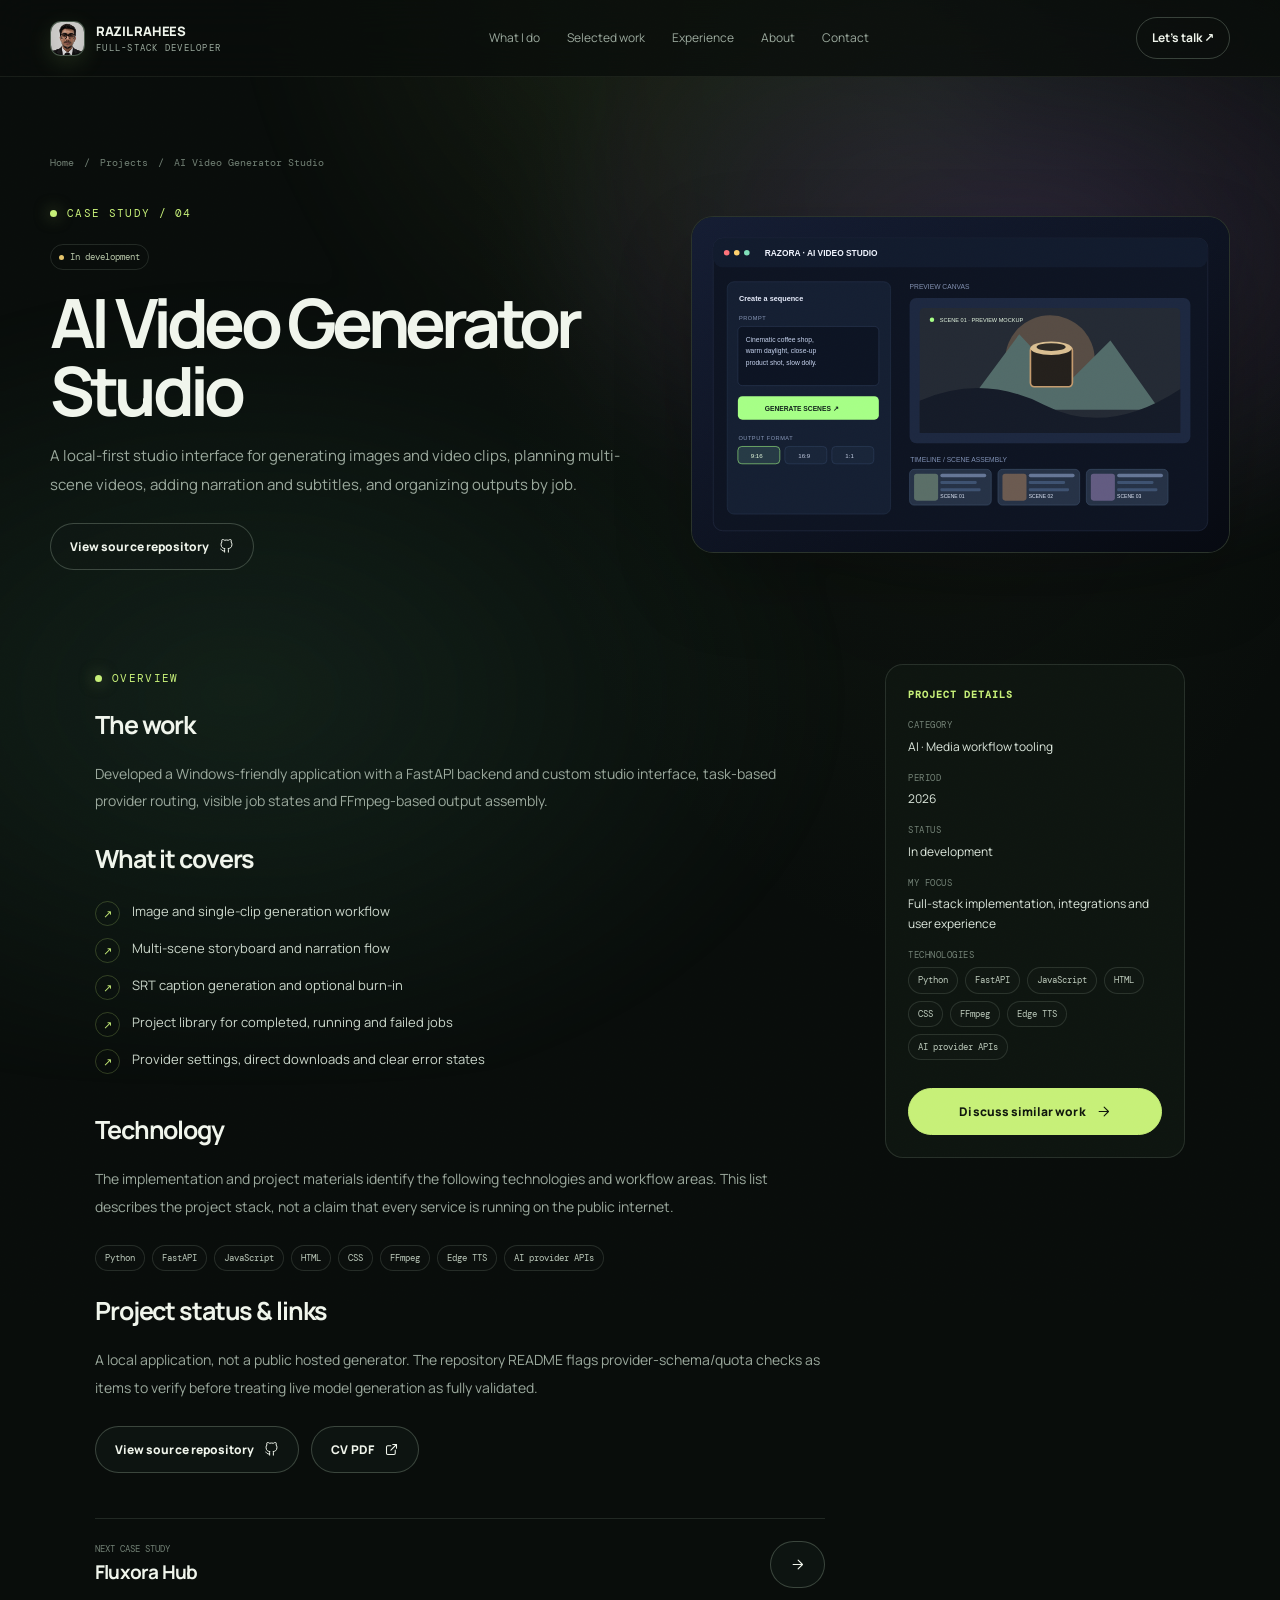
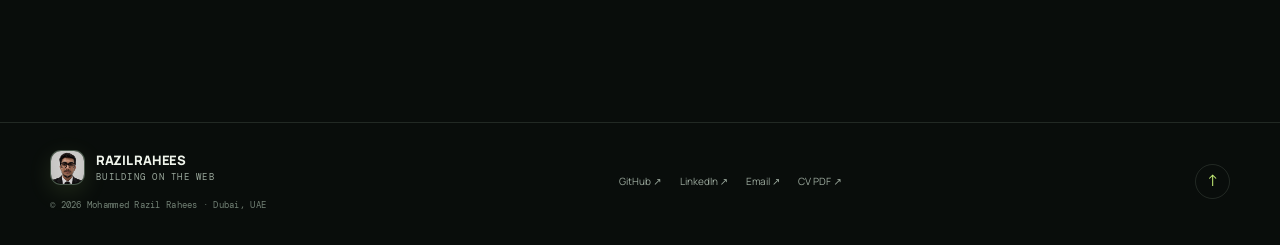
<file: projects/ai-video-generator/index.html>
<!doctype html><html lang="en"><head><meta charset="utf-8"><meta name="viewport" content="width=device-width, initial-scale=1"><meta name="theme-color" content="#090d0b"><title>AI Video Generator Studio — Case Study | Mohammed Razil Rahees</title><meta name="description" content="A local-first studio interface for generating images and video clips, planning multi-scene videos, adding narration and subtitles, and organizing outputs by job."><link rel="canonical" href="https://razilrahees.labezra.com/projects/ai-video-generator/"><link rel="icon" href="/favicon.svg" type="image/svg+xml"><meta property="og:type" content="article"><meta property="og:title" content="AI Video Generator Studio — Mohammed Razil Rahees"><meta property="og:description" content="A local-first studio interface for generating images and video clips, planning multi-scene videos, adding narration and subtitles, and organizing outputs by job."><meta property="og:url" content="https://razilrahees.labezra.com/projects/ai-video-generator/"><meta property="og:image" content="https://razilrahees.labezra.com/assets/og-image.png"><meta name="twitter:card" content="summary_large_image"><link rel="stylesheet" href="/assets/site.css"><script type="application/ld+json">{"@context": "https://schema.org", "@type": "CreativeWork", "name": "AI Video Generator Studio", "creator": {"@type": "Person", "name": "Mohammed Razil Rahees", "url": "https://razilrahees.labezra.com/"}, "description": "A local-first studio interface for generating images and video clips, planning multi-scene videos, adding narration and subtitles, and organizing outputs by job.", "url": "https://razilrahees.labezra.com/projects/ai-video-generator/", "keywords": ["Python", "FastAPI", "JavaScript", "HTML", "CSS", "FFmpeg", "Edge TTS", "AI provider APIs"]}</script></head><body id="top"><a class="skip-link" href="#main">Skip to content</a><header class="site-header"><div class="container nav-wrap"><a class="brand" href="/" aria-label="Mohammed Razil Rahees home"><img class="brand-avatar" src="/assets/razil-avatar.png" alt="" width="35" height="35" decoding="async"><span>RAZIL RAHEES<small>FULL-STACK DEVELOPER</small></span></a><nav class="nav-links" aria-label="Main navigation"><a href="/#services">What I do</a><a href="/#work">Selected work</a><a href="/#experience">Experience</a><a href="/#about">About</a><a href="/#contact">Contact</a></nav><a class="nav-cta" href="/#contact">Let’s talk ↗</a><button class="menu-toggle" type="button" aria-label="Open navigation" aria-expanded="false"><svg width="19" height="19" viewBox="0 0 24 24" fill="none" aria-hidden="true"><path d="M4 7h16M4 12h16M4 17h16" stroke="currentColor" stroke-width="1.8" stroke-linecap="round"/></svg></button></div></header><main id="main"><section class="project-hero"><div class="container"><div class="breadcrumbs"><a href="/">Home</a><span>/</span><a href="/projects/">Projects</a><span>/</span><span>AI Video Generator Studio</span></div><div class="project-hero-grid"><div class="reveal"><span class="eyebrow">Case study / 04</span><div style="margin-top:17px"><span class="status-pill progress">In development</span></div><h1>AI Video Generator Studio</h1><p>A local-first studio interface for generating images and video clips, planning multi-scene videos, adding narration and subtitles, and organizing outputs by job.</p><div class="hero-actions" style="margin-top:24px"><a class="button button-secondary" href="https://github.com/mohammedrazilrahees01-stack/Ai-Video-Generator" target="_blank" rel="noopener noreferrer">View source repository <svg viewBox="0 0 24 24" fill="none" aria-hidden="true"><path d="M9 19c-4.3 1.4-4.3-2.4-6-2.9M15 21v-3.5c0-1 .1-1.6-.5-2.2 3-.3 6.2-1.5 6.2-6.8a5.3 5.3 0 0 0-1.4-3.7 4.9 4.9 0 0 0-.1-3.7S18 0 15 2a13 13 0 0 0-6 0C6 0 4.8 1.1 4.8 1.1a4.9 4.9 0 0 0-.1 3.7A5.3 5.3 0 0 0 3.3 8.5c0 5.3 3.2 6.5 6.2 6.8-.6.6-.6 1.3-.5 2.2V21" stroke="currentColor" stroke-width="1.6" stroke-linecap="round" stroke-linejoin="round"/></svg></a></div></div><div class="project-feature-image reveal reveal-delay-2"><img src="/assets/ai-video-generator.svg" alt="Custom designed portfolio illustration for AI Video Generator Studio" width="960" height="600"></div></div></div></section><section class="section" style="padding-top:58px"><div class="container project-detail-body"><article class="detail-main"><span class="eyebrow">Overview</span><h2 style="margin-top:15px">The work</h2><p>Developed a Windows-friendly application with a FastAPI backend and custom studio interface, task-based provider routing, visible job states and FFmpeg-based output assembly.</p><h2>What it covers</h2><ul class="detail-list"><li>Image and single-clip generation workflow</li><li>Multi-scene storyboard and narration flow</li><li>SRT caption generation and optional burn-in</li><li>Project library for completed, running and failed jobs</li><li>Provider settings, direct downloads and clear error states</li></ul><h2>Technology</h2><p>The implementation and project materials identify the following technologies and workflow areas. This list describes the project stack, not a claim that every service is running on the public internet.</p><div class="tag-list"><span class="tag">Python</span><span class="tag">FastAPI</span><span class="tag">JavaScript</span><span class="tag">HTML</span><span class="tag">CSS</span><span class="tag">FFmpeg</span><span class="tag">Edge TTS</span><span class="tag">AI provider APIs</span></div><h2>Project status & links</h2><p>A local application, not a public hosted generator. The repository README flags provider-schema/quota checks as items to verify before treating live model generation as fully validated.</p><div class="hero-actions"><a class="button button-secondary" href="https://github.com/mohammedrazilrahees01-stack/Ai-Video-Generator" target="_blank" rel="noopener noreferrer">View source repository <svg viewBox="0 0 24 24" fill="none" aria-hidden="true"><path d="M9 19c-4.3 1.4-4.3-2.4-6-2.9M15 21v-3.5c0-1 .1-1.6-.5-2.2 3-.3 6.2-1.5 6.2-6.8a5.3 5.3 0 0 0-1.4-3.7 4.9 4.9 0 0 0-.1-3.7S18 0 15 2a13 13 0 0 0-6 0C6 0 4.8 1.1 4.8 1.1a4.9 4.9 0 0 0-.1 3.7A5.3 5.3 0 0 0 3.3 8.5c0 5.3 3.2 6.5 6.2 6.8-.6.6-.6 1.3-.5 2.2V21" stroke="currentColor" stroke-width="1.6" stroke-linecap="round" stroke-linejoin="round"/></svg></a><a class="button button-secondary" href="/assets/Mohammed_Razil_Rahees_CV.pdf" target="_blank" rel="noopener noreferrer">CV PDF <svg viewBox="0 0 24 24" fill="none" aria-hidden="true"><path d="M14 4h6v6M20 4l-9 9" stroke="currentColor" stroke-width="1.7" stroke-linecap="round" stroke-linejoin="round"/><path d="M18 13v5a2 2 0 0 1-2 2H6a2 2 0 0 1-2-2V8a2 2 0 0 1 2-2h5" stroke="currentColor" stroke-width="1.7" stroke-linecap="round"/></svg></a></div><div class="project-next"><div><small>Next case study</small><a href="/projects/fluxora-hub/"><strong>Fluxora Hub</strong></a></div><a class="button button-secondary" href="/projects/fluxora-hub/" aria-label="Next project: Fluxora Hub"><svg viewBox="0 0 24 24" fill="none" aria-hidden="true"><path d="M5 12h14M13 5l7 7-7 7" stroke="currentColor" stroke-width="1.7" stroke-linecap="round" stroke-linejoin="round"/></svg></a></div></article><aside class="detail-aside"><h3>Project details</h3><dl><div><dt>Category</dt><dd>AI · Media workflow tooling</dd></div><div><dt>Period</dt><dd>2026</dd></div><div><dt>Status</dt><dd>In development</dd></div><div><dt>My focus</dt><dd>Full-stack implementation, integrations and user experience</dd></div><div><dt>Technologies</dt><dd><div class="tag-list"><span class="tag">Python</span><span class="tag">FastAPI</span><span class="tag">JavaScript</span><span class="tag">HTML</span><span class="tag">CSS</span><span class="tag">FFmpeg</span><span class="tag">Edge TTS</span><span class="tag">AI provider APIs</span></div></dd></div></dl><a class="button button-primary" href="/#contact">Discuss similar work <svg viewBox="0 0 24 24" fill="none" aria-hidden="true"><path d="M5 12h14M13 5l7 7-7 7" stroke="currentColor" stroke-width="1.7" stroke-linecap="round" stroke-linejoin="round"/></svg></a></aside></div></section></main><footer class="site-footer"><div class="container footer-row"><div><a class="brand" href="/" aria-label="Razil Rahees home"><img class="brand-avatar" src="/assets/razil-avatar.png" alt="" width="35" height="35" decoding="async"><span>RAZIL RAHEES<small>BUILDING ON THE WEB</small></span></a><p class="footer-copy" style="margin:13px 0 0">© <span id="year">2026</span> Mohammed Razil Rahees · Dubai, UAE</p></div><div class="footer-links"><a href="https://github.com/mohammedrazilrahees01-stack" target="_blank" rel="noopener noreferrer">GitHub ↗</a><a href="https://linkedin.com/in/mohammed-razil-rahees" target="_blank" rel="noopener noreferrer">LinkedIn ↗</a><a href="mailto:mohammedrazilrahees01@gmail.com">Email ↗</a><a href="/assets/Mohammed_Razil_Rahees_CV.pdf" target="_blank" rel="noopener noreferrer">CV PDF ↗</a></div><a class="back-top" href="#top" aria-label="Back to top">↑</a></div></footer><script src="/assets/site.js" defer></script></body></html>
</file>
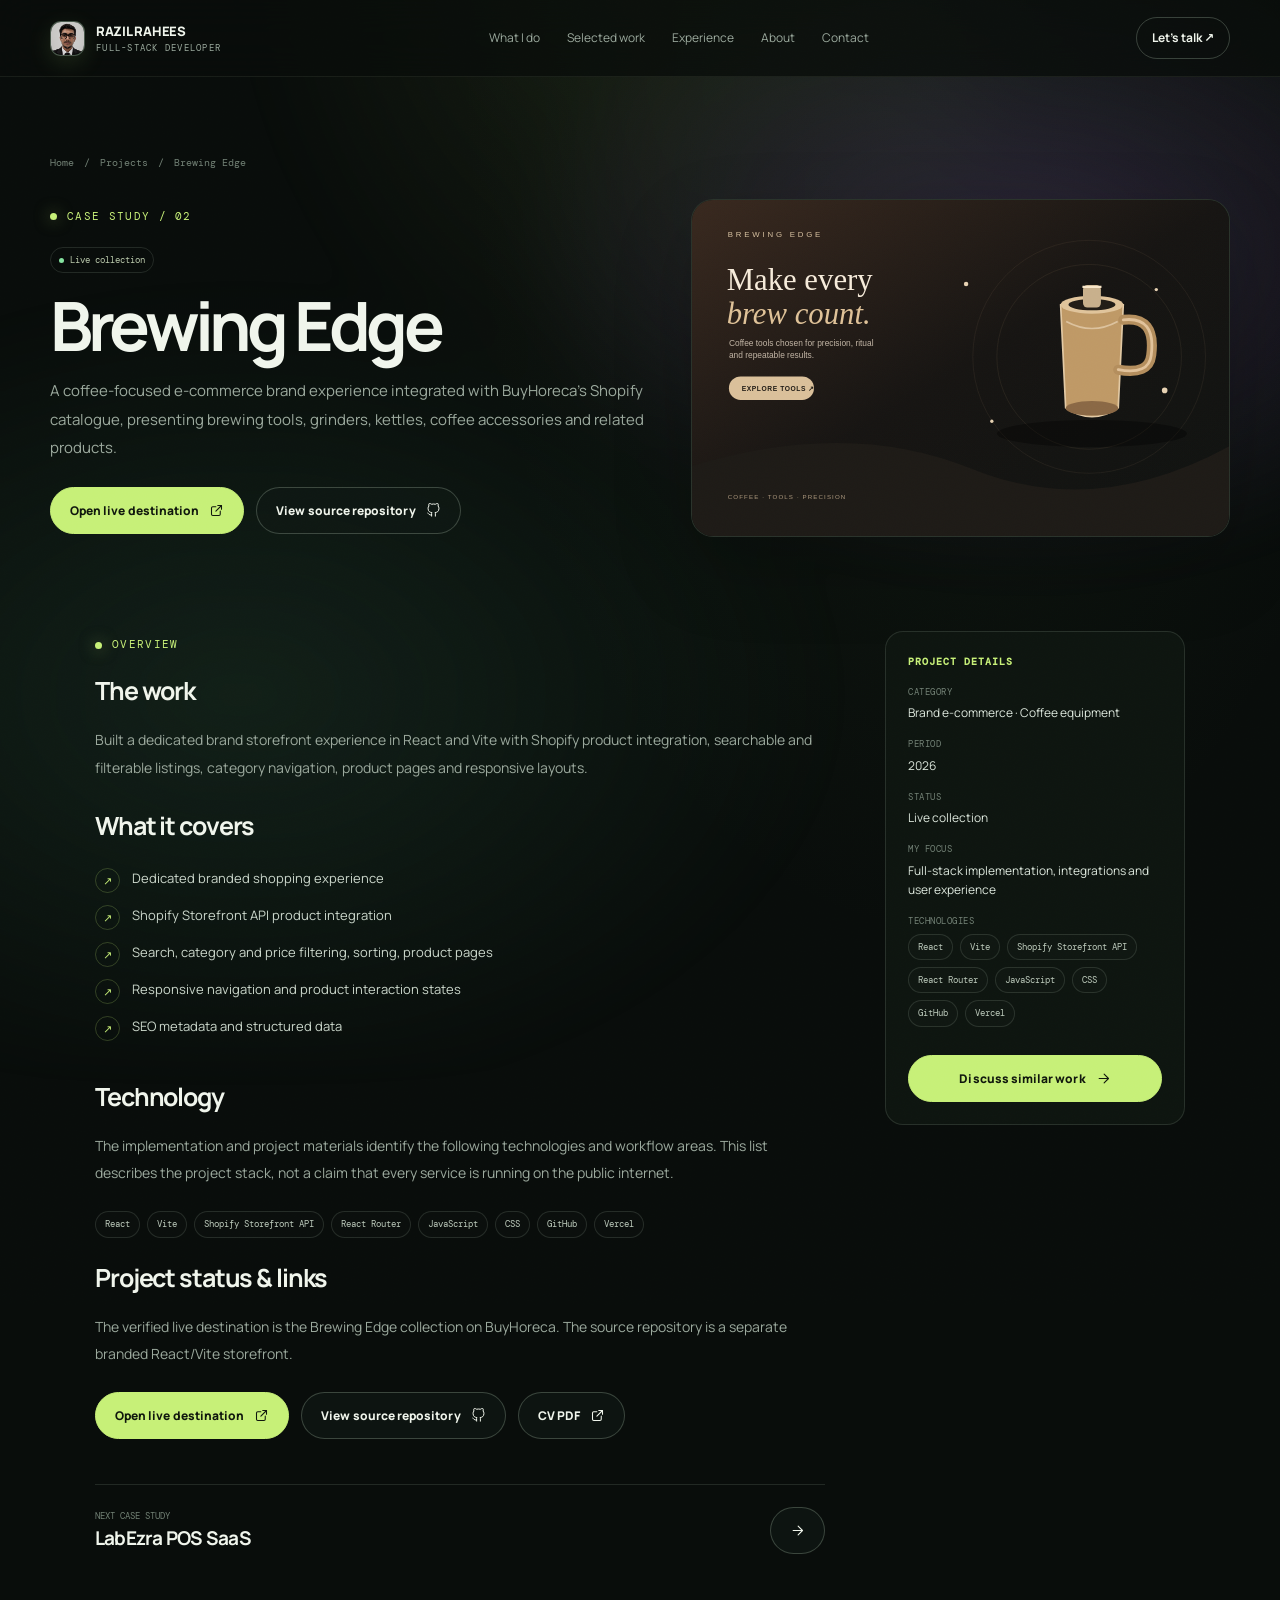
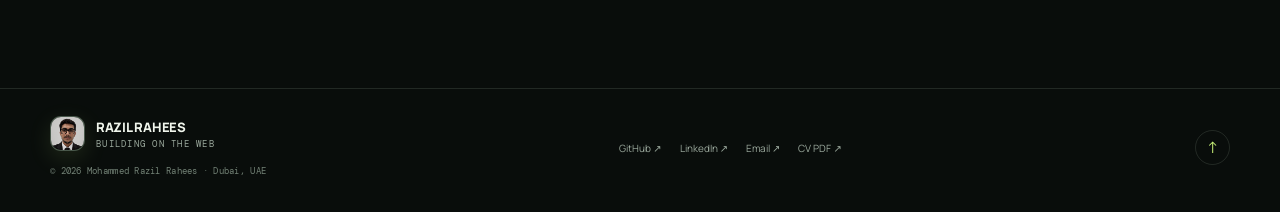
<file: projects/brewing-edge/index.html>
<!doctype html><html lang="en"><head><meta charset="utf-8"><meta name="viewport" content="width=device-width, initial-scale=1"><meta name="theme-color" content="#090d0b"><title>Brewing Edge — Case Study | Mohammed Razil Rahees</title><meta name="description" content="A coffee-focused e-commerce brand experience integrated with BuyHoreca’s Shopify catalogue, presenting brewing tools, grinders, kettles, coffee accessories and related products."><link rel="canonical" href="https://razilrahees.labezra.com/projects/brewing-edge/"><link rel="icon" href="/favicon.svg" type="image/svg+xml"><meta property="og:type" content="article"><meta property="og:title" content="Brewing Edge — Mohammed Razil Rahees"><meta property="og:description" content="A coffee-focused e-commerce brand experience integrated with BuyHoreca’s Shopify catalogue, presenting brewing tools, grinders, kettles, coffee accessories and related products."><meta property="og:url" content="https://razilrahees.labezra.com/projects/brewing-edge/"><meta property="og:image" content="https://razilrahees.labezra.com/assets/og-image.png"><meta name="twitter:card" content="summary_large_image"><link rel="stylesheet" href="/assets/site.css"><script type="application/ld+json">{"@context": "https://schema.org", "@type": "CreativeWork", "name": "Brewing Edge", "creator": {"@type": "Person", "name": "Mohammed Razil Rahees", "url": "https://razilrahees.labezra.com/"}, "description": "A coffee-focused e-commerce brand experience integrated with BuyHoreca\u2019s Shopify catalogue, presenting brewing tools, grinders, kettles, coffee accessories and related products.", "url": "https://razilrahees.labezra.com/projects/brewing-edge/", "keywords": ["React", "Vite", "Shopify Storefront API", "React Router", "JavaScript", "CSS", "GitHub", "Vercel"]}</script></head><body id="top"><a class="skip-link" href="#main">Skip to content</a><header class="site-header"><div class="container nav-wrap"><a class="brand" href="/" aria-label="Mohammed Razil Rahees home"><img class="brand-avatar" src="/assets/razil-avatar.png" alt="" width="35" height="35" decoding="async"><span>RAZIL RAHEES<small>FULL-STACK DEVELOPER</small></span></a><nav class="nav-links" aria-label="Main navigation"><a href="/#services">What I do</a><a href="/#work">Selected work</a><a href="/#experience">Experience</a><a href="/#about">About</a><a href="/#contact">Contact</a></nav><a class="nav-cta" href="/#contact">Let’s talk ↗</a><button class="menu-toggle" type="button" aria-label="Open navigation" aria-expanded="false"><svg width="19" height="19" viewBox="0 0 24 24" fill="none" aria-hidden="true"><path d="M4 7h16M4 12h16M4 17h16" stroke="currentColor" stroke-width="1.8" stroke-linecap="round"/></svg></button></div></header><main id="main"><section class="project-hero"><div class="container"><div class="breadcrumbs"><a href="/">Home</a><span>/</span><a href="/projects/">Projects</a><span>/</span><span>Brewing Edge</span></div><div class="project-hero-grid"><div class="reveal"><span class="eyebrow">Case study / 02</span><div style="margin-top:17px"><span class="status-pill live">Live collection</span></div><h1>Brewing Edge</h1><p>A coffee-focused e-commerce brand experience integrated with BuyHoreca’s Shopify catalogue, presenting brewing tools, grinders, kettles, coffee accessories and related products.</p><div class="hero-actions" style="margin-top:24px"><a class="button button-primary" href="https://buyhoreca.com/collections/brewing-edge" target="_blank" rel="noopener noreferrer">Open live destination <svg viewBox="0 0 24 24" fill="none" aria-hidden="true"><path d="M14 4h6v6M20 4l-9 9" stroke="currentColor" stroke-width="1.7" stroke-linecap="round" stroke-linejoin="round"/><path d="M18 13v5a2 2 0 0 1-2 2H6a2 2 0 0 1-2-2V8a2 2 0 0 1 2-2h5" stroke="currentColor" stroke-width="1.7" stroke-linecap="round"/></svg></a><a class="button button-secondary" href="https://github.com/mohammedrazilrahees01-stack/Brewing-edge" target="_blank" rel="noopener noreferrer">View source repository <svg viewBox="0 0 24 24" fill="none" aria-hidden="true"><path d="M9 19c-4.3 1.4-4.3-2.4-6-2.9M15 21v-3.5c0-1 .1-1.6-.5-2.2 3-.3 6.2-1.5 6.2-6.8a5.3 5.3 0 0 0-1.4-3.7 4.9 4.9 0 0 0-.1-3.7S18 0 15 2a13 13 0 0 0-6 0C6 0 4.8 1.1 4.8 1.1a4.9 4.9 0 0 0-.1 3.7A5.3 5.3 0 0 0 3.3 8.5c0 5.3 3.2 6.5 6.2 6.8-.6.6-.6 1.3-.5 2.2V21" stroke="currentColor" stroke-width="1.6" stroke-linecap="round" stroke-linejoin="round"/></svg></a></div></div><div class="project-feature-image reveal reveal-delay-2"><img src="/assets/brewing-edge.svg" alt="Custom designed portfolio illustration for Brewing Edge" width="960" height="600"></div></div></div></section><section class="section" style="padding-top:58px"><div class="container project-detail-body"><article class="detail-main"><span class="eyebrow">Overview</span><h2 style="margin-top:15px">The work</h2><p>Built a dedicated brand storefront experience in React and Vite with Shopify product integration, searchable and filterable listings, category navigation, product pages and responsive layouts.</p><h2>What it covers</h2><ul class="detail-list"><li>Dedicated branded shopping experience</li><li>Shopify Storefront API product integration</li><li>Search, category and price filtering, sorting, product pages</li><li>Responsive navigation and product interaction states</li><li>SEO metadata and structured data</li></ul><h2>Technology</h2><p>The implementation and project materials identify the following technologies and workflow areas. This list describes the project stack, not a claim that every service is running on the public internet.</p><div class="tag-list"><span class="tag">React</span><span class="tag">Vite</span><span class="tag">Shopify Storefront API</span><span class="tag">React Router</span><span class="tag">JavaScript</span><span class="tag">CSS</span><span class="tag">GitHub</span><span class="tag">Vercel</span></div><h2>Project status & links</h2><p>The verified live destination is the Brewing Edge collection on BuyHoreca. The source repository is a separate branded React/Vite storefront.</p><div class="hero-actions"><a class="button button-primary" href="https://buyhoreca.com/collections/brewing-edge" target="_blank" rel="noopener noreferrer">Open live destination <svg viewBox="0 0 24 24" fill="none" aria-hidden="true"><path d="M14 4h6v6M20 4l-9 9" stroke="currentColor" stroke-width="1.7" stroke-linecap="round" stroke-linejoin="round"/><path d="M18 13v5a2 2 0 0 1-2 2H6a2 2 0 0 1-2-2V8a2 2 0 0 1 2-2h5" stroke="currentColor" stroke-width="1.7" stroke-linecap="round"/></svg></a><a class="button button-secondary" href="https://github.com/mohammedrazilrahees01-stack/Brewing-edge" target="_blank" rel="noopener noreferrer">View source repository <svg viewBox="0 0 24 24" fill="none" aria-hidden="true"><path d="M9 19c-4.3 1.4-4.3-2.4-6-2.9M15 21v-3.5c0-1 .1-1.6-.5-2.2 3-.3 6.2-1.5 6.2-6.8a5.3 5.3 0 0 0-1.4-3.7 4.9 4.9 0 0 0-.1-3.7S18 0 15 2a13 13 0 0 0-6 0C6 0 4.8 1.1 4.8 1.1a4.9 4.9 0 0 0-.1 3.7A5.3 5.3 0 0 0 3.3 8.5c0 5.3 3.2 6.5 6.2 6.8-.6.6-.6 1.3-.5 2.2V21" stroke="currentColor" stroke-width="1.6" stroke-linecap="round" stroke-linejoin="round"/></svg></a><a class="button button-secondary" href="/assets/Mohammed_Razil_Rahees_CV.pdf" target="_blank" rel="noopener noreferrer">CV PDF <svg viewBox="0 0 24 24" fill="none" aria-hidden="true"><path d="M14 4h6v6M20 4l-9 9" stroke="currentColor" stroke-width="1.7" stroke-linecap="round" stroke-linejoin="round"/><path d="M18 13v5a2 2 0 0 1-2 2H6a2 2 0 0 1-2-2V8a2 2 0 0 1 2-2h5" stroke="currentColor" stroke-width="1.7" stroke-linecap="round"/></svg></a></div><div class="project-next"><div><small>Next case study</small><a href="/projects/labezra-pos/"><strong>LabEzra POS SaaS</strong></a></div><a class="button button-secondary" href="/projects/labezra-pos/" aria-label="Next project: LabEzra POS SaaS"><svg viewBox="0 0 24 24" fill="none" aria-hidden="true"><path d="M5 12h14M13 5l7 7-7 7" stroke="currentColor" stroke-width="1.7" stroke-linecap="round" stroke-linejoin="round"/></svg></a></div></article><aside class="detail-aside"><h3>Project details</h3><dl><div><dt>Category</dt><dd>Brand e-commerce · Coffee equipment</dd></div><div><dt>Period</dt><dd>2026</dd></div><div><dt>Status</dt><dd>Live collection</dd></div><div><dt>My focus</dt><dd>Full-stack implementation, integrations and user experience</dd></div><div><dt>Technologies</dt><dd><div class="tag-list"><span class="tag">React</span><span class="tag">Vite</span><span class="tag">Shopify Storefront API</span><span class="tag">React Router</span><span class="tag">JavaScript</span><span class="tag">CSS</span><span class="tag">GitHub</span><span class="tag">Vercel</span></div></dd></div></dl><a class="button button-primary" href="/#contact">Discuss similar work <svg viewBox="0 0 24 24" fill="none" aria-hidden="true"><path d="M5 12h14M13 5l7 7-7 7" stroke="currentColor" stroke-width="1.7" stroke-linecap="round" stroke-linejoin="round"/></svg></a></aside></div></section></main><footer class="site-footer"><div class="container footer-row"><div><a class="brand" href="/" aria-label="Razil Rahees home"><img class="brand-avatar" src="/assets/razil-avatar.png" alt="" width="35" height="35" decoding="async"><span>RAZIL RAHEES<small>BUILDING ON THE WEB</small></span></a><p class="footer-copy" style="margin:13px 0 0">© <span id="year">2026</span> Mohammed Razil Rahees · Dubai, UAE</p></div><div class="footer-links"><a href="https://github.com/mohammedrazilrahees01-stack" target="_blank" rel="noopener noreferrer">GitHub ↗</a><a href="https://linkedin.com/in/mohammed-razil-rahees" target="_blank" rel="noopener noreferrer">LinkedIn ↗</a><a href="mailto:mohammedrazilrahees01@gmail.com">Email ↗</a><a href="/assets/Mohammed_Razil_Rahees_CV.pdf" target="_blank" rel="noopener noreferrer">CV PDF ↗</a></div><a class="back-top" href="#top" aria-label="Back to top">↑</a></div></footer><script src="/assets/site.js" defer></script></body></html>
</file>
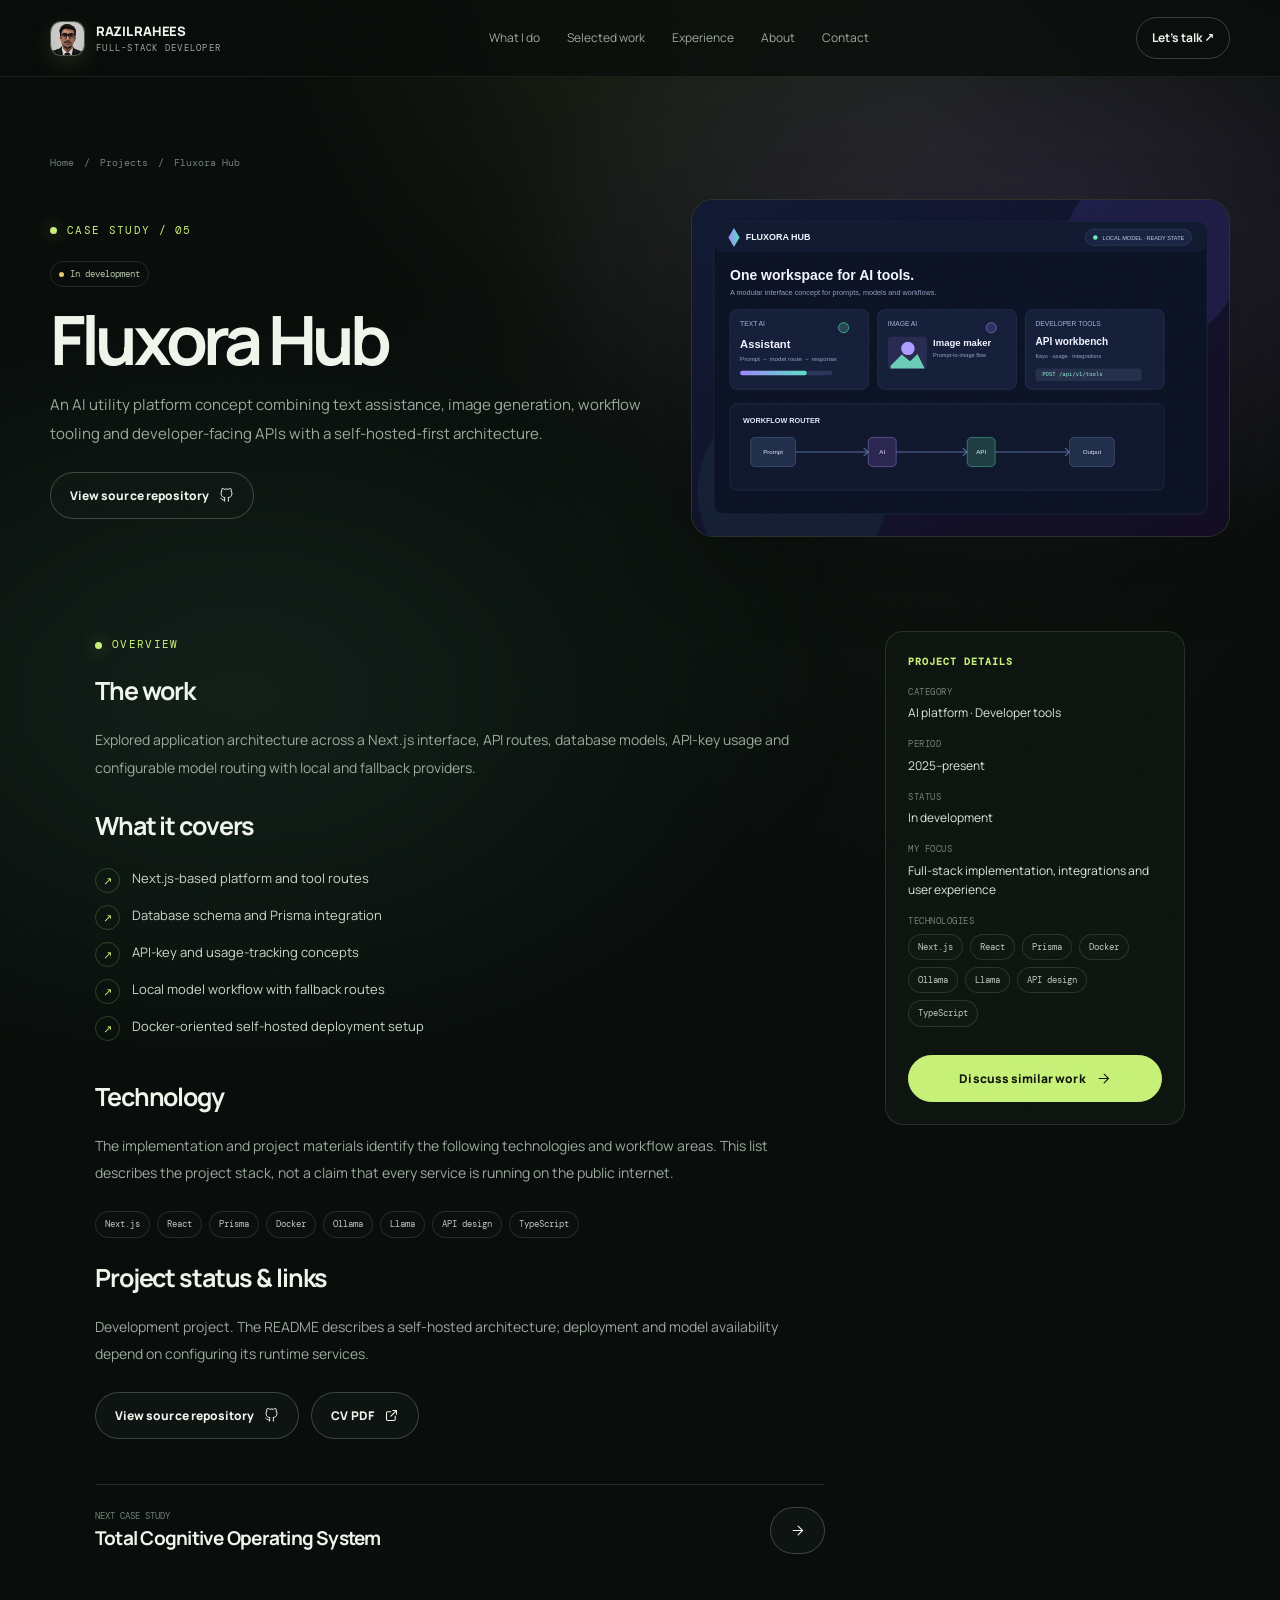
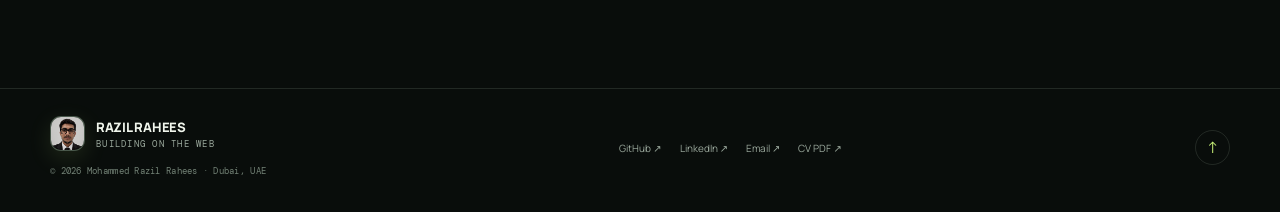
<file: projects/fluxora-hub/index.html>
<!doctype html><html lang="en"><head><meta charset="utf-8"><meta name="viewport" content="width=device-width, initial-scale=1"><meta name="theme-color" content="#090d0b"><title>Fluxora Hub — Case Study | Mohammed Razil Rahees</title><meta name="description" content="An AI utility platform concept combining text assistance, image generation, workflow tooling and developer-facing APIs with a self-hosted-first architecture."><link rel="canonical" href="https://razilrahees.labezra.com/projects/fluxora-hub/"><link rel="icon" href="/favicon.svg" type="image/svg+xml"><meta property="og:type" content="article"><meta property="og:title" content="Fluxora Hub — Mohammed Razil Rahees"><meta property="og:description" content="An AI utility platform concept combining text assistance, image generation, workflow tooling and developer-facing APIs with a self-hosted-first architecture."><meta property="og:url" content="https://razilrahees.labezra.com/projects/fluxora-hub/"><meta property="og:image" content="https://razilrahees.labezra.com/assets/og-image.png"><meta name="twitter:card" content="summary_large_image"><link rel="stylesheet" href="/assets/site.css"><script type="application/ld+json">{"@context": "https://schema.org", "@type": "CreativeWork", "name": "Fluxora Hub", "creator": {"@type": "Person", "name": "Mohammed Razil Rahees", "url": "https://razilrahees.labezra.com/"}, "description": "An AI utility platform concept combining text assistance, image generation, workflow tooling and developer-facing APIs with a self-hosted-first architecture.", "url": "https://razilrahees.labezra.com/projects/fluxora-hub/", "keywords": ["Next.js", "React", "Prisma", "Docker", "Ollama", "Llama", "API design", "TypeScript"]}</script></head><body id="top"><a class="skip-link" href="#main">Skip to content</a><header class="site-header"><div class="container nav-wrap"><a class="brand" href="/" aria-label="Mohammed Razil Rahees home"><img class="brand-avatar" src="/assets/razil-avatar.png" alt="" width="35" height="35" decoding="async"><span>RAZIL RAHEES<small>FULL-STACK DEVELOPER</small></span></a><nav class="nav-links" aria-label="Main navigation"><a href="/#services">What I do</a><a href="/#work">Selected work</a><a href="/#experience">Experience</a><a href="/#about">About</a><a href="/#contact">Contact</a></nav><a class="nav-cta" href="/#contact">Let’s talk ↗</a><button class="menu-toggle" type="button" aria-label="Open navigation" aria-expanded="false"><svg width="19" height="19" viewBox="0 0 24 24" fill="none" aria-hidden="true"><path d="M4 7h16M4 12h16M4 17h16" stroke="currentColor" stroke-width="1.8" stroke-linecap="round"/></svg></button></div></header><main id="main"><section class="project-hero"><div class="container"><div class="breadcrumbs"><a href="/">Home</a><span>/</span><a href="/projects/">Projects</a><span>/</span><span>Fluxora Hub</span></div><div class="project-hero-grid"><div class="reveal"><span class="eyebrow">Case study / 05</span><div style="margin-top:17px"><span class="status-pill progress">In development</span></div><h1>Fluxora Hub</h1><p>An AI utility platform concept combining text assistance, image generation, workflow tooling and developer-facing APIs with a self-hosted-first architecture.</p><div class="hero-actions" style="margin-top:24px"><a class="button button-secondary" href="https://github.com/mohammedrazilrahees01-stack/Fluxora_ai" target="_blank" rel="noopener noreferrer">View source repository <svg viewBox="0 0 24 24" fill="none" aria-hidden="true"><path d="M9 19c-4.3 1.4-4.3-2.4-6-2.9M15 21v-3.5c0-1 .1-1.6-.5-2.2 3-.3 6.2-1.5 6.2-6.8a5.3 5.3 0 0 0-1.4-3.7 4.9 4.9 0 0 0-.1-3.7S18 0 15 2a13 13 0 0 0-6 0C6 0 4.8 1.1 4.8 1.1a4.9 4.9 0 0 0-.1 3.7A5.3 5.3 0 0 0 3.3 8.5c0 5.3 3.2 6.5 6.2 6.8-.6.6-.6 1.3-.5 2.2V21" stroke="currentColor" stroke-width="1.6" stroke-linecap="round" stroke-linejoin="round"/></svg></a></div></div><div class="project-feature-image reveal reveal-delay-2"><img src="/assets/fluxora-hub.svg" alt="Custom designed portfolio illustration for Fluxora Hub" width="960" height="600"></div></div></div></section><section class="section" style="padding-top:58px"><div class="container project-detail-body"><article class="detail-main"><span class="eyebrow">Overview</span><h2 style="margin-top:15px">The work</h2><p>Explored application architecture across a Next.js interface, API routes, database models, API-key usage and configurable model routing with local and fallback providers.</p><h2>What it covers</h2><ul class="detail-list"><li>Next.js-based platform and tool routes</li><li>Database schema and Prisma integration</li><li>API-key and usage-tracking concepts</li><li>Local model workflow with fallback routes</li><li>Docker-oriented self-hosted deployment setup</li></ul><h2>Technology</h2><p>The implementation and project materials identify the following technologies and workflow areas. This list describes the project stack, not a claim that every service is running on the public internet.</p><div class="tag-list"><span class="tag">Next.js</span><span class="tag">React</span><span class="tag">Prisma</span><span class="tag">Docker</span><span class="tag">Ollama</span><span class="tag">Llama</span><span class="tag">API design</span><span class="tag">TypeScript</span></div><h2>Project status & links</h2><p>Development project. The README describes a self-hosted architecture; deployment and model availability depend on configuring its runtime services.</p><div class="hero-actions"><a class="button button-secondary" href="https://github.com/mohammedrazilrahees01-stack/Fluxora_ai" target="_blank" rel="noopener noreferrer">View source repository <svg viewBox="0 0 24 24" fill="none" aria-hidden="true"><path d="M9 19c-4.3 1.4-4.3-2.4-6-2.9M15 21v-3.5c0-1 .1-1.6-.5-2.2 3-.3 6.2-1.5 6.2-6.8a5.3 5.3 0 0 0-1.4-3.7 4.9 4.9 0 0 0-.1-3.7S18 0 15 2a13 13 0 0 0-6 0C6 0 4.8 1.1 4.8 1.1a4.9 4.9 0 0 0-.1 3.7A5.3 5.3 0 0 0 3.3 8.5c0 5.3 3.2 6.5 6.2 6.8-.6.6-.6 1.3-.5 2.2V21" stroke="currentColor" stroke-width="1.6" stroke-linecap="round" stroke-linejoin="round"/></svg></a><a class="button button-secondary" href="/assets/Mohammed_Razil_Rahees_CV.pdf" target="_blank" rel="noopener noreferrer">CV PDF <svg viewBox="0 0 24 24" fill="none" aria-hidden="true"><path d="M14 4h6v6M20 4l-9 9" stroke="currentColor" stroke-width="1.7" stroke-linecap="round" stroke-linejoin="round"/><path d="M18 13v5a2 2 0 0 1-2 2H6a2 2 0 0 1-2-2V8a2 2 0 0 1 2-2h5" stroke="currentColor" stroke-width="1.7" stroke-linecap="round"/></svg></a></div><div class="project-next"><div><small>Next case study</small><a href="/projects/tcos/"><strong>Total Cognitive Operating System</strong></a></div><a class="button button-secondary" href="/projects/tcos/" aria-label="Next project: Total Cognitive Operating System"><svg viewBox="0 0 24 24" fill="none" aria-hidden="true"><path d="M5 12h14M13 5l7 7-7 7" stroke="currentColor" stroke-width="1.7" stroke-linecap="round" stroke-linejoin="round"/></svg></a></div></article><aside class="detail-aside"><h3>Project details</h3><dl><div><dt>Category</dt><dd>AI platform · Developer tools</dd></div><div><dt>Period</dt><dd>2025–present</dd></div><div><dt>Status</dt><dd>In development</dd></div><div><dt>My focus</dt><dd>Full-stack implementation, integrations and user experience</dd></div><div><dt>Technologies</dt><dd><div class="tag-list"><span class="tag">Next.js</span><span class="tag">React</span><span class="tag">Prisma</span><span class="tag">Docker</span><span class="tag">Ollama</span><span class="tag">Llama</span><span class="tag">API design</span><span class="tag">TypeScript</span></div></dd></div></dl><a class="button button-primary" href="/#contact">Discuss similar work <svg viewBox="0 0 24 24" fill="none" aria-hidden="true"><path d="M5 12h14M13 5l7 7-7 7" stroke="currentColor" stroke-width="1.7" stroke-linecap="round" stroke-linejoin="round"/></svg></a></aside></div></section></main><footer class="site-footer"><div class="container footer-row"><div><a class="brand" href="/" aria-label="Razil Rahees home"><img class="brand-avatar" src="/assets/razil-avatar.png" alt="" width="35" height="35" decoding="async"><span>RAZIL RAHEES<small>BUILDING ON THE WEB</small></span></a><p class="footer-copy" style="margin:13px 0 0">© <span id="year">2026</span> Mohammed Razil Rahees · Dubai, UAE</p></div><div class="footer-links"><a href="https://github.com/mohammedrazilrahees01-stack" target="_blank" rel="noopener noreferrer">GitHub ↗</a><a href="https://linkedin.com/in/mohammed-razil-rahees" target="_blank" rel="noopener noreferrer">LinkedIn ↗</a><a href="mailto:mohammedrazilrahees01@gmail.com">Email ↗</a><a href="/assets/Mohammed_Razil_Rahees_CV.pdf" target="_blank" rel="noopener noreferrer">CV PDF ↗</a></div><a class="back-top" href="#top" aria-label="Back to top">↑</a></div></footer><script src="/assets/site.js" defer></script></body></html>
</file>
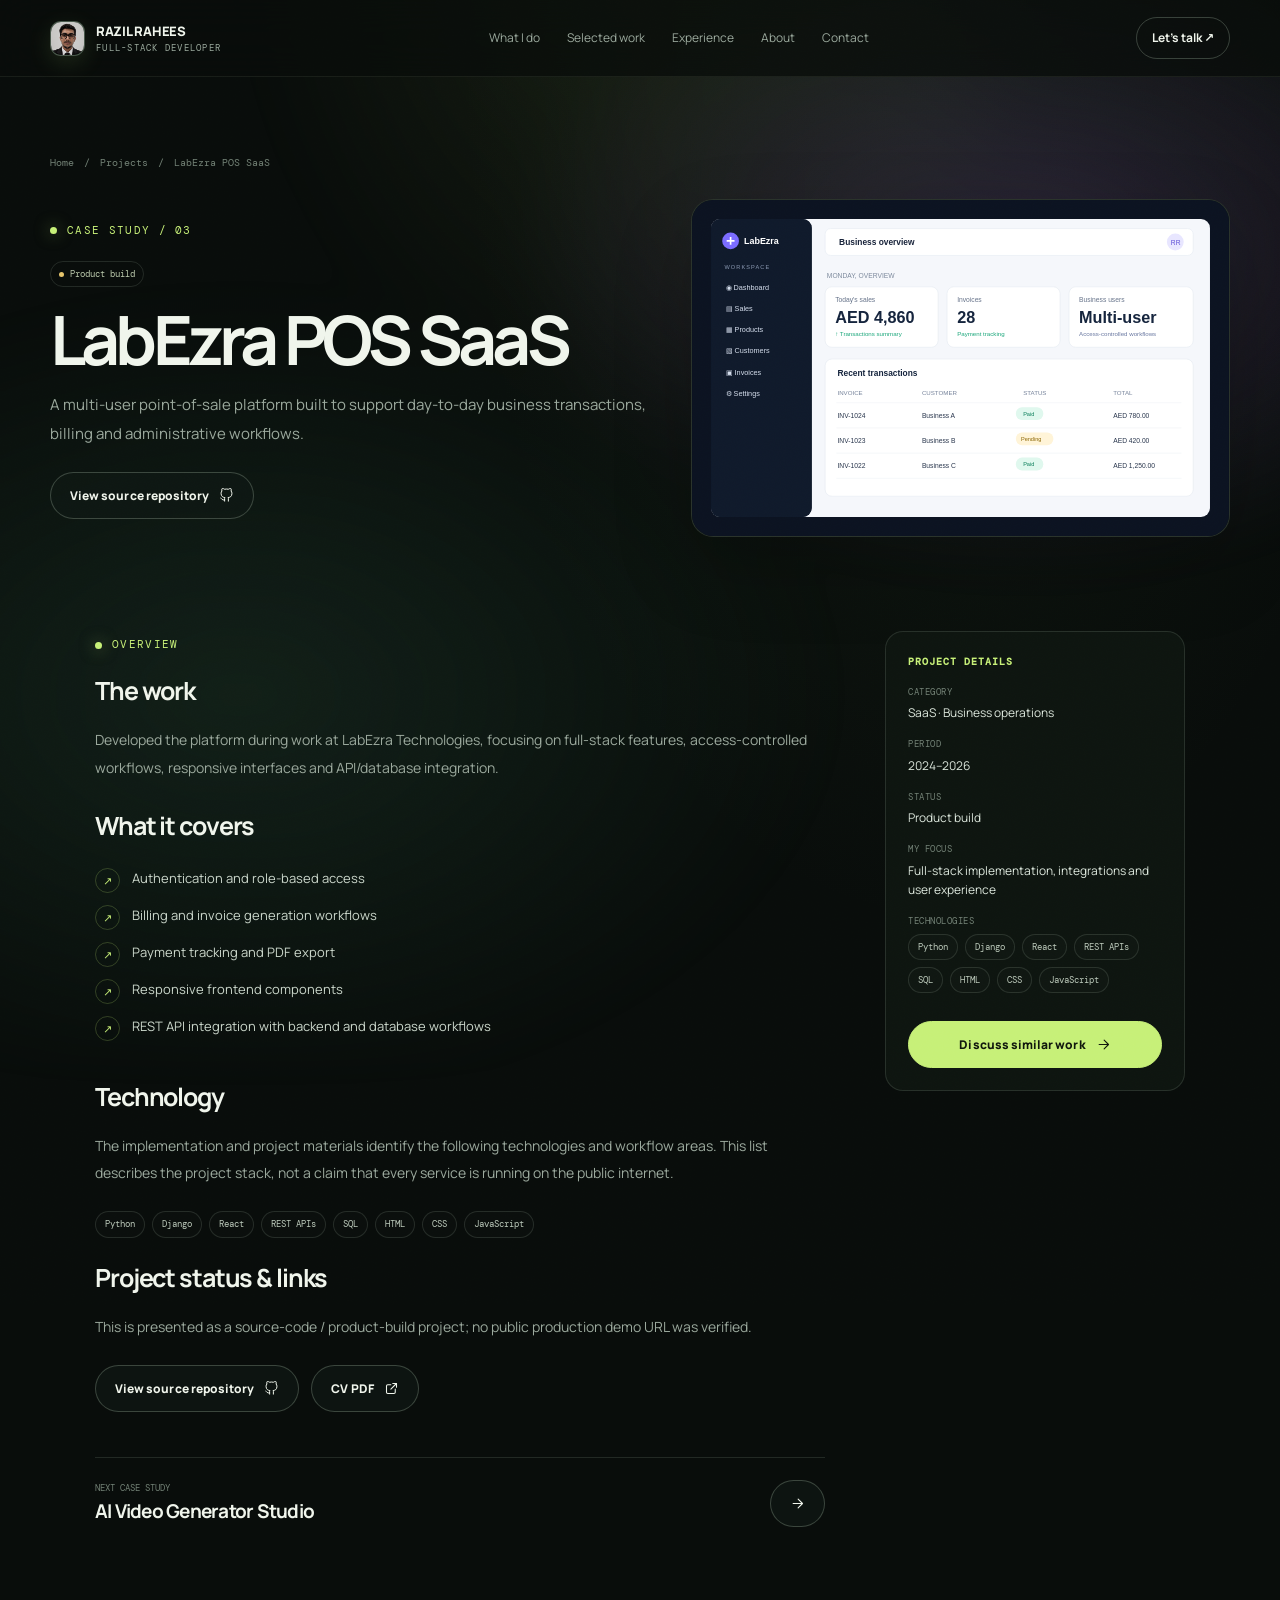
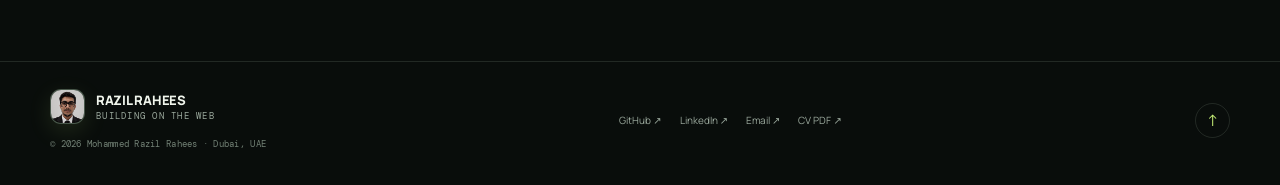
<file: projects/labezra-pos/index.html>
<!doctype html><html lang="en"><head><meta charset="utf-8"><meta name="viewport" content="width=device-width, initial-scale=1"><meta name="theme-color" content="#090d0b"><title>LabEzra POS SaaS — Case Study | Mohammed Razil Rahees</title><meta name="description" content="A multi-user point-of-sale platform built to support day-to-day business transactions, billing and administrative workflows."><link rel="canonical" href="https://razilrahees.labezra.com/projects/labezra-pos/"><link rel="icon" href="/favicon.svg" type="image/svg+xml"><meta property="og:type" content="article"><meta property="og:title" content="LabEzra POS SaaS — Mohammed Razil Rahees"><meta property="og:description" content="A multi-user point-of-sale platform built to support day-to-day business transactions, billing and administrative workflows."><meta property="og:url" content="https://razilrahees.labezra.com/projects/labezra-pos/"><meta property="og:image" content="https://razilrahees.labezra.com/assets/og-image.png"><meta name="twitter:card" content="summary_large_image"><link rel="stylesheet" href="/assets/site.css"><script type="application/ld+json">{"@context": "https://schema.org", "@type": "CreativeWork", "name": "LabEzra POS SaaS", "creator": {"@type": "Person", "name": "Mohammed Razil Rahees", "url": "https://razilrahees.labezra.com/"}, "description": "A multi-user point-of-sale platform built to support day-to-day business transactions, billing and administrative workflows.", "url": "https://razilrahees.labezra.com/projects/labezra-pos/", "keywords": ["Python", "Django", "React", "REST APIs", "SQL", "HTML", "CSS", "JavaScript"]}</script></head><body id="top"><a class="skip-link" href="#main">Skip to content</a><header class="site-header"><div class="container nav-wrap"><a class="brand" href="/" aria-label="Mohammed Razil Rahees home"><img class="brand-avatar" src="/assets/razil-avatar.png" alt="" width="35" height="35" decoding="async"><span>RAZIL RAHEES<small>FULL-STACK DEVELOPER</small></span></a><nav class="nav-links" aria-label="Main navigation"><a href="/#services">What I do</a><a href="/#work">Selected work</a><a href="/#experience">Experience</a><a href="/#about">About</a><a href="/#contact">Contact</a></nav><a class="nav-cta" href="/#contact">Let’s talk ↗</a><button class="menu-toggle" type="button" aria-label="Open navigation" aria-expanded="false"><svg width="19" height="19" viewBox="0 0 24 24" fill="none" aria-hidden="true"><path d="M4 7h16M4 12h16M4 17h16" stroke="currentColor" stroke-width="1.8" stroke-linecap="round"/></svg></button></div></header><main id="main"><section class="project-hero"><div class="container"><div class="breadcrumbs"><a href="/">Home</a><span>/</span><a href="/projects/">Projects</a><span>/</span><span>LabEzra POS SaaS</span></div><div class="project-hero-grid"><div class="reveal"><span class="eyebrow">Case study / 03</span><div style="margin-top:17px"><span class="status-pill progress">Product build</span></div><h1>LabEzra POS SaaS</h1><p>A multi-user point-of-sale platform built to support day-to-day business transactions, billing and administrative workflows.</p><div class="hero-actions" style="margin-top:24px"><a class="button button-secondary" href="https://github.com/mohammedrazilrahees01-stack/labezra-saas-pos" target="_blank" rel="noopener noreferrer">View source repository <svg viewBox="0 0 24 24" fill="none" aria-hidden="true"><path d="M9 19c-4.3 1.4-4.3-2.4-6-2.9M15 21v-3.5c0-1 .1-1.6-.5-2.2 3-.3 6.2-1.5 6.2-6.8a5.3 5.3 0 0 0-1.4-3.7 4.9 4.9 0 0 0-.1-3.7S18 0 15 2a13 13 0 0 0-6 0C6 0 4.8 1.1 4.8 1.1a4.9 4.9 0 0 0-.1 3.7A5.3 5.3 0 0 0 3.3 8.5c0 5.3 3.2 6.5 6.2 6.8-.6.6-.6 1.3-.5 2.2V21" stroke="currentColor" stroke-width="1.6" stroke-linecap="round" stroke-linejoin="round"/></svg></a></div></div><div class="project-feature-image reveal reveal-delay-2"><img src="/assets/labezra-pos.svg" alt="Custom designed portfolio illustration for LabEzra POS SaaS" width="960" height="600"></div></div></div></section><section class="section" style="padding-top:58px"><div class="container project-detail-body"><article class="detail-main"><span class="eyebrow">Overview</span><h2 style="margin-top:15px">The work</h2><p>Developed the platform during work at LabEzra Technologies, focusing on full-stack features, access-controlled workflows, responsive interfaces and API/database integration.</p><h2>What it covers</h2><ul class="detail-list"><li>Authentication and role-based access</li><li>Billing and invoice generation workflows</li><li>Payment tracking and PDF export</li><li>Responsive frontend components</li><li>REST API integration with backend and database workflows</li></ul><h2>Technology</h2><p>The implementation and project materials identify the following technologies and workflow areas. This list describes the project stack, not a claim that every service is running on the public internet.</p><div class="tag-list"><span class="tag">Python</span><span class="tag">Django</span><span class="tag">React</span><span class="tag">REST APIs</span><span class="tag">SQL</span><span class="tag">HTML</span><span class="tag">CSS</span><span class="tag">JavaScript</span></div><h2>Project status & links</h2><p>This is presented as a source-code / product-build project; no public production demo URL was verified.</p><div class="hero-actions"><a class="button button-secondary" href="https://github.com/mohammedrazilrahees01-stack/labezra-saas-pos" target="_blank" rel="noopener noreferrer">View source repository <svg viewBox="0 0 24 24" fill="none" aria-hidden="true"><path d="M9 19c-4.3 1.4-4.3-2.4-6-2.9M15 21v-3.5c0-1 .1-1.6-.5-2.2 3-.3 6.2-1.5 6.2-6.8a5.3 5.3 0 0 0-1.4-3.7 4.9 4.9 0 0 0-.1-3.7S18 0 15 2a13 13 0 0 0-6 0C6 0 4.8 1.1 4.8 1.1a4.9 4.9 0 0 0-.1 3.7A5.3 5.3 0 0 0 3.3 8.5c0 5.3 3.2 6.5 6.2 6.8-.6.6-.6 1.3-.5 2.2V21" stroke="currentColor" stroke-width="1.6" stroke-linecap="round" stroke-linejoin="round"/></svg></a><a class="button button-secondary" href="/assets/Mohammed_Razil_Rahees_CV.pdf" target="_blank" rel="noopener noreferrer">CV PDF <svg viewBox="0 0 24 24" fill="none" aria-hidden="true"><path d="M14 4h6v6M20 4l-9 9" stroke="currentColor" stroke-width="1.7" stroke-linecap="round" stroke-linejoin="round"/><path d="M18 13v5a2 2 0 0 1-2 2H6a2 2 0 0 1-2-2V8a2 2 0 0 1 2-2h5" stroke="currentColor" stroke-width="1.7" stroke-linecap="round"/></svg></a></div><div class="project-next"><div><small>Next case study</small><a href="/projects/ai-video-generator/"><strong>AI Video Generator Studio</strong></a></div><a class="button button-secondary" href="/projects/ai-video-generator/" aria-label="Next project: AI Video Generator Studio"><svg viewBox="0 0 24 24" fill="none" aria-hidden="true"><path d="M5 12h14M13 5l7 7-7 7" stroke="currentColor" stroke-width="1.7" stroke-linecap="round" stroke-linejoin="round"/></svg></a></div></article><aside class="detail-aside"><h3>Project details</h3><dl><div><dt>Category</dt><dd>SaaS · Business operations</dd></div><div><dt>Period</dt><dd>2024–2026</dd></div><div><dt>Status</dt><dd>Product build</dd></div><div><dt>My focus</dt><dd>Full-stack implementation, integrations and user experience</dd></div><div><dt>Technologies</dt><dd><div class="tag-list"><span class="tag">Python</span><span class="tag">Django</span><span class="tag">React</span><span class="tag">REST APIs</span><span class="tag">SQL</span><span class="tag">HTML</span><span class="tag">CSS</span><span class="tag">JavaScript</span></div></dd></div></dl><a class="button button-primary" href="/#contact">Discuss similar work <svg viewBox="0 0 24 24" fill="none" aria-hidden="true"><path d="M5 12h14M13 5l7 7-7 7" stroke="currentColor" stroke-width="1.7" stroke-linecap="round" stroke-linejoin="round"/></svg></a></aside></div></section></main><footer class="site-footer"><div class="container footer-row"><div><a class="brand" href="/" aria-label="Razil Rahees home"><img class="brand-avatar" src="/assets/razil-avatar.png" alt="" width="35" height="35" decoding="async"><span>RAZIL RAHEES<small>BUILDING ON THE WEB</small></span></a><p class="footer-copy" style="margin:13px 0 0">© <span id="year">2026</span> Mohammed Razil Rahees · Dubai, UAE</p></div><div class="footer-links"><a href="https://github.com/mohammedrazilrahees01-stack" target="_blank" rel="noopener noreferrer">GitHub ↗</a><a href="https://linkedin.com/in/mohammed-razil-rahees" target="_blank" rel="noopener noreferrer">LinkedIn ↗</a><a href="mailto:mohammedrazilrahees01@gmail.com">Email ↗</a><a href="/assets/Mohammed_Razil_Rahees_CV.pdf" target="_blank" rel="noopener noreferrer">CV PDF ↗</a></div><a class="back-top" href="#top" aria-label="Back to top">↑</a></div></footer><script src="/assets/site.js" defer></script></body></html>
</file>
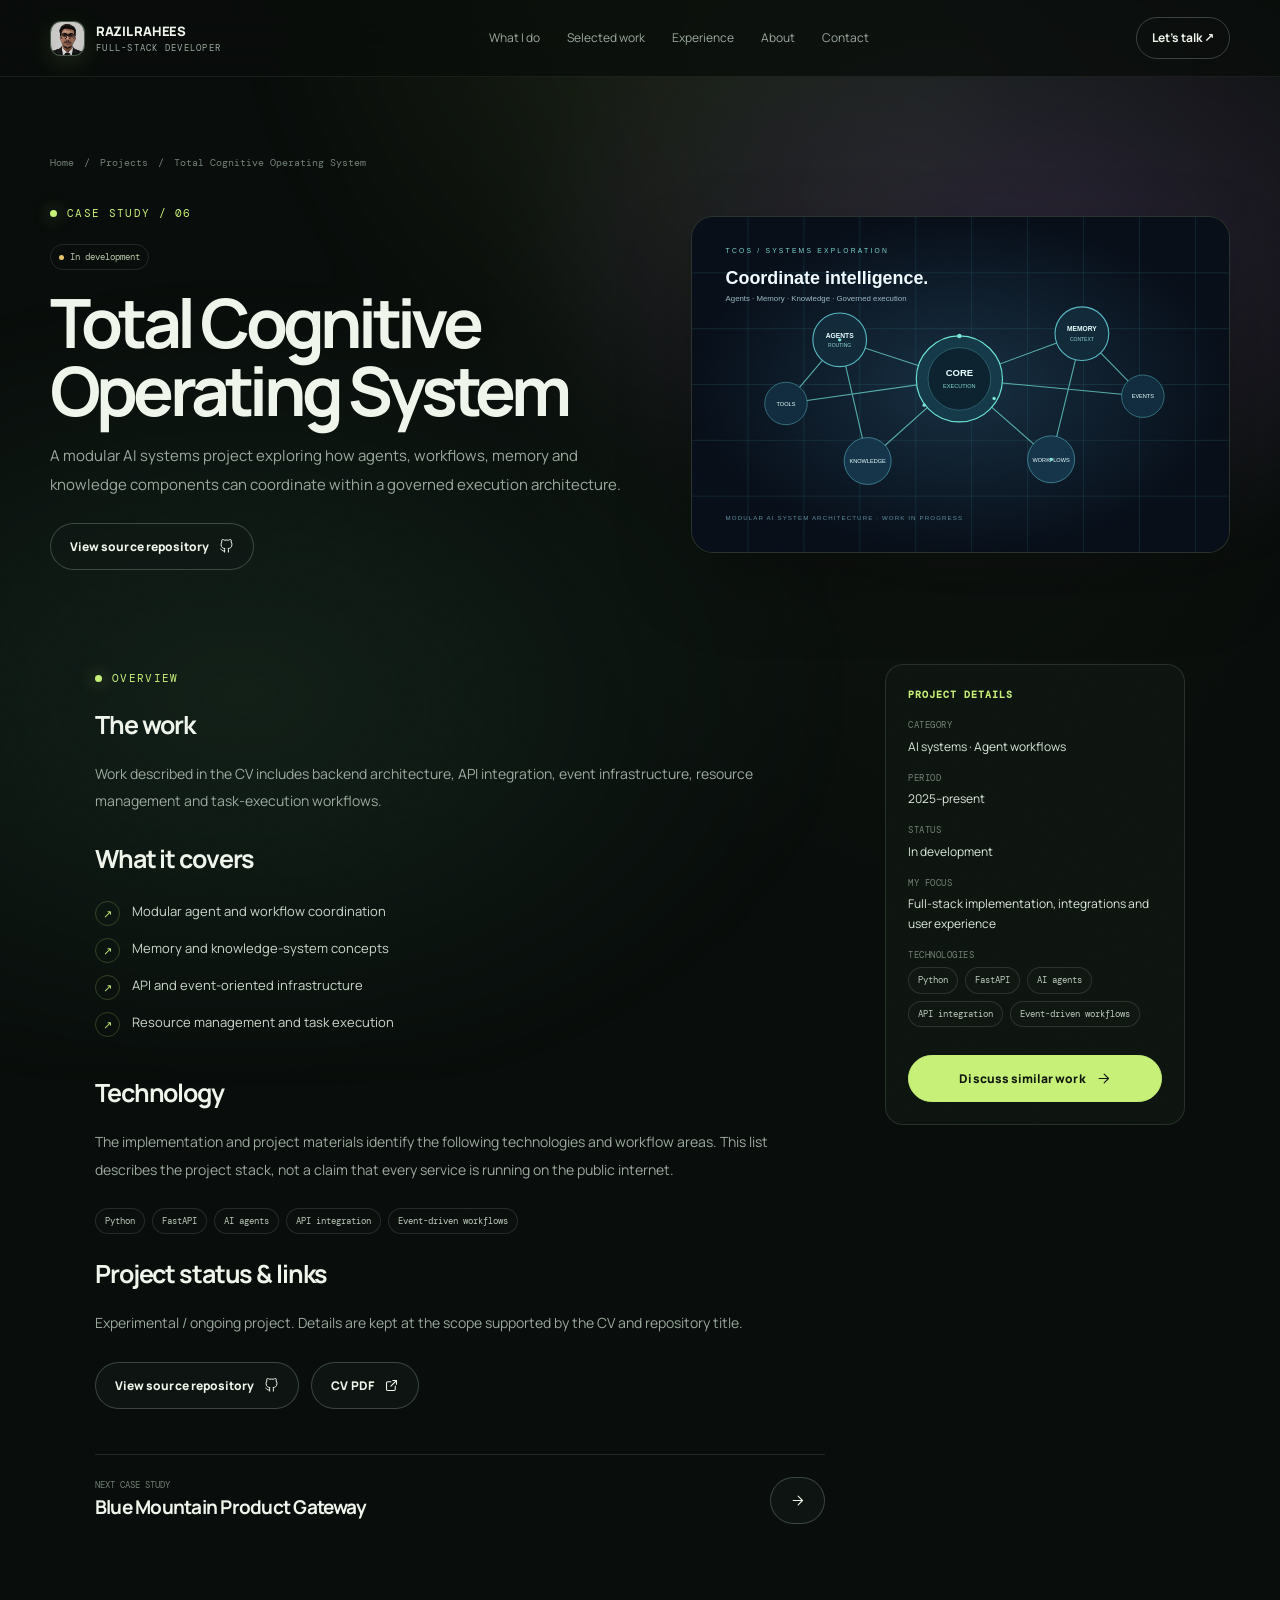
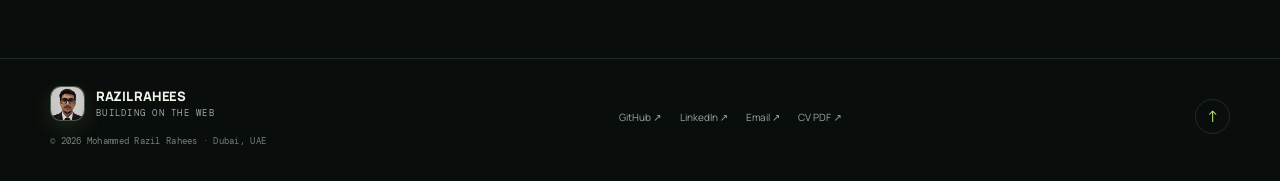
<file: projects/tcos/index.html>
<!doctype html><html lang="en"><head><meta charset="utf-8"><meta name="viewport" content="width=device-width, initial-scale=1"><meta name="theme-color" content="#090d0b"><title>Total Cognitive Operating System — Case Study | Mohammed Razil Rahees</title><meta name="description" content="A modular AI systems project exploring how agents, workflows, memory and knowledge components can coordinate within a governed execution architecture."><link rel="canonical" href="https://razilrahees.labezra.com/projects/tcos/"><link rel="icon" href="/favicon.svg" type="image/svg+xml"><meta property="og:type" content="article"><meta property="og:title" content="Total Cognitive Operating System — Mohammed Razil Rahees"><meta property="og:description" content="A modular AI systems project exploring how agents, workflows, memory and knowledge components can coordinate within a governed execution architecture."><meta property="og:url" content="https://razilrahees.labezra.com/projects/tcos/"><meta property="og:image" content="https://razilrahees.labezra.com/assets/og-image.png"><meta name="twitter:card" content="summary_large_image"><link rel="stylesheet" href="/assets/site.css"><script type="application/ld+json">{"@context": "https://schema.org", "@type": "CreativeWork", "name": "Total Cognitive Operating System", "creator": {"@type": "Person", "name": "Mohammed Razil Rahees", "url": "https://razilrahees.labezra.com/"}, "description": "A modular AI systems project exploring how agents, workflows, memory and knowledge components can coordinate within a governed execution architecture.", "url": "https://razilrahees.labezra.com/projects/tcos/", "keywords": ["Python", "FastAPI", "AI agents", "API integration", "Event-driven workflows"]}</script></head><body id="top"><a class="skip-link" href="#main">Skip to content</a><header class="site-header"><div class="container nav-wrap"><a class="brand" href="/" aria-label="Mohammed Razil Rahees home"><img class="brand-avatar" src="/assets/razil-avatar.png" alt="" width="35" height="35" decoding="async"><span>RAZIL RAHEES<small>FULL-STACK DEVELOPER</small></span></a><nav class="nav-links" aria-label="Main navigation"><a href="/#services">What I do</a><a href="/#work">Selected work</a><a href="/#experience">Experience</a><a href="/#about">About</a><a href="/#contact">Contact</a></nav><a class="nav-cta" href="/#contact">Let’s talk ↗</a><button class="menu-toggle" type="button" aria-label="Open navigation" aria-expanded="false"><svg width="19" height="19" viewBox="0 0 24 24" fill="none" aria-hidden="true"><path d="M4 7h16M4 12h16M4 17h16" stroke="currentColor" stroke-width="1.8" stroke-linecap="round"/></svg></button></div></header><main id="main"><section class="project-hero"><div class="container"><div class="breadcrumbs"><a href="/">Home</a><span>/</span><a href="/projects/">Projects</a><span>/</span><span>Total Cognitive Operating System</span></div><div class="project-hero-grid"><div class="reveal"><span class="eyebrow">Case study / 06</span><div style="margin-top:17px"><span class="status-pill progress">In development</span></div><h1>Total Cognitive Operating System</h1><p>A modular AI systems project exploring how agents, workflows, memory and knowledge components can coordinate within a governed execution architecture.</p><div class="hero-actions" style="margin-top:24px"><a class="button button-secondary" href="https://github.com/mohammedrazilrahees01-stack/True-Cognitive-Operating-System-TCOS-" target="_blank" rel="noopener noreferrer">View source repository <svg viewBox="0 0 24 24" fill="none" aria-hidden="true"><path d="M9 19c-4.3 1.4-4.3-2.4-6-2.9M15 21v-3.5c0-1 .1-1.6-.5-2.2 3-.3 6.2-1.5 6.2-6.8a5.3 5.3 0 0 0-1.4-3.7 4.9 4.9 0 0 0-.1-3.7S18 0 15 2a13 13 0 0 0-6 0C6 0 4.8 1.1 4.8 1.1a4.9 4.9 0 0 0-.1 3.7A5.3 5.3 0 0 0 3.3 8.5c0 5.3 3.2 6.5 6.2 6.8-.6.6-.6 1.3-.5 2.2V21" stroke="currentColor" stroke-width="1.6" stroke-linecap="round" stroke-linejoin="round"/></svg></a></div></div><div class="project-feature-image reveal reveal-delay-2"><img src="/assets/tcos.svg" alt="Custom designed portfolio illustration for Total Cognitive Operating System" width="960" height="600"></div></div></div></section><section class="section" style="padding-top:58px"><div class="container project-detail-body"><article class="detail-main"><span class="eyebrow">Overview</span><h2 style="margin-top:15px">The work</h2><p>Work described in the CV includes backend architecture, API integration, event infrastructure, resource management and task-execution workflows.</p><h2>What it covers</h2><ul class="detail-list"><li>Modular agent and workflow coordination</li><li>Memory and knowledge-system concepts</li><li>API and event-oriented infrastructure</li><li>Resource management and task execution</li></ul><h2>Technology</h2><p>The implementation and project materials identify the following technologies and workflow areas. This list describes the project stack, not a claim that every service is running on the public internet.</p><div class="tag-list"><span class="tag">Python</span><span class="tag">FastAPI</span><span class="tag">AI agents</span><span class="tag">API integration</span><span class="tag">Event-driven workflows</span></div><h2>Project status & links</h2><p>Experimental / ongoing project. Details are kept at the scope supported by the CV and repository title.</p><div class="hero-actions"><a class="button button-secondary" href="https://github.com/mohammedrazilrahees01-stack/True-Cognitive-Operating-System-TCOS-" target="_blank" rel="noopener noreferrer">View source repository <svg viewBox="0 0 24 24" fill="none" aria-hidden="true"><path d="M9 19c-4.3 1.4-4.3-2.4-6-2.9M15 21v-3.5c0-1 .1-1.6-.5-2.2 3-.3 6.2-1.5 6.2-6.8a5.3 5.3 0 0 0-1.4-3.7 4.9 4.9 0 0 0-.1-3.7S18 0 15 2a13 13 0 0 0-6 0C6 0 4.8 1.1 4.8 1.1a4.9 4.9 0 0 0-.1 3.7A5.3 5.3 0 0 0 3.3 8.5c0 5.3 3.2 6.5 6.2 6.8-.6.6-.6 1.3-.5 2.2V21" stroke="currentColor" stroke-width="1.6" stroke-linecap="round" stroke-linejoin="round"/></svg></a><a class="button button-secondary" href="/assets/Mohammed_Razil_Rahees_CV.pdf" target="_blank" rel="noopener noreferrer">CV PDF <svg viewBox="0 0 24 24" fill="none" aria-hidden="true"><path d="M14 4h6v6M20 4l-9 9" stroke="currentColor" stroke-width="1.7" stroke-linecap="round" stroke-linejoin="round"/><path d="M18 13v5a2 2 0 0 1-2 2H6a2 2 0 0 1-2-2V8a2 2 0 0 1 2-2h5" stroke="currentColor" stroke-width="1.7" stroke-linecap="round"/></svg></a></div><div class="project-next"><div><small>Next case study</small><a href="/projects/blue-mountain/"><strong>Blue Mountain Product Gateway</strong></a></div><a class="button button-secondary" href="/projects/blue-mountain/" aria-label="Next project: Blue Mountain Product Gateway"><svg viewBox="0 0 24 24" fill="none" aria-hidden="true"><path d="M5 12h14M13 5l7 7-7 7" stroke="currentColor" stroke-width="1.7" stroke-linecap="round" stroke-linejoin="round"/></svg></a></div></article><aside class="detail-aside"><h3>Project details</h3><dl><div><dt>Category</dt><dd>AI systems · Agent workflows</dd></div><div><dt>Period</dt><dd>2025–present</dd></div><div><dt>Status</dt><dd>In development</dd></div><div><dt>My focus</dt><dd>Full-stack implementation, integrations and user experience</dd></div><div><dt>Technologies</dt><dd><div class="tag-list"><span class="tag">Python</span><span class="tag">FastAPI</span><span class="tag">AI agents</span><span class="tag">API integration</span><span class="tag">Event-driven workflows</span></div></dd></div></dl><a class="button button-primary" href="/#contact">Discuss similar work <svg viewBox="0 0 24 24" fill="none" aria-hidden="true"><path d="M5 12h14M13 5l7 7-7 7" stroke="currentColor" stroke-width="1.7" stroke-linecap="round" stroke-linejoin="round"/></svg></a></aside></div></section></main><footer class="site-footer"><div class="container footer-row"><div><a class="brand" href="/" aria-label="Razil Rahees home"><img class="brand-avatar" src="/assets/razil-avatar.png" alt="" width="35" height="35" decoding="async"><span>RAZIL RAHEES<small>BUILDING ON THE WEB</small></span></a><p class="footer-copy" style="margin:13px 0 0">© <span id="year">2026</span> Mohammed Razil Rahees · Dubai, UAE</p></div><div class="footer-links"><a href="https://github.com/mohammedrazilrahees01-stack" target="_blank" rel="noopener noreferrer">GitHub ↗</a><a href="https://linkedin.com/in/mohammed-razil-rahees" target="_blank" rel="noopener noreferrer">LinkedIn ↗</a><a href="mailto:mohammedrazilrahees01@gmail.com">Email ↗</a><a href="/assets/Mohammed_Razil_Rahees_CV.pdf" target="_blank" rel="noopener noreferrer">CV PDF ↗</a></div><a class="back-top" href="#top" aria-label="Back to top">↑</a></div></footer><script src="/assets/site.js" defer></script></body></html>
</file>
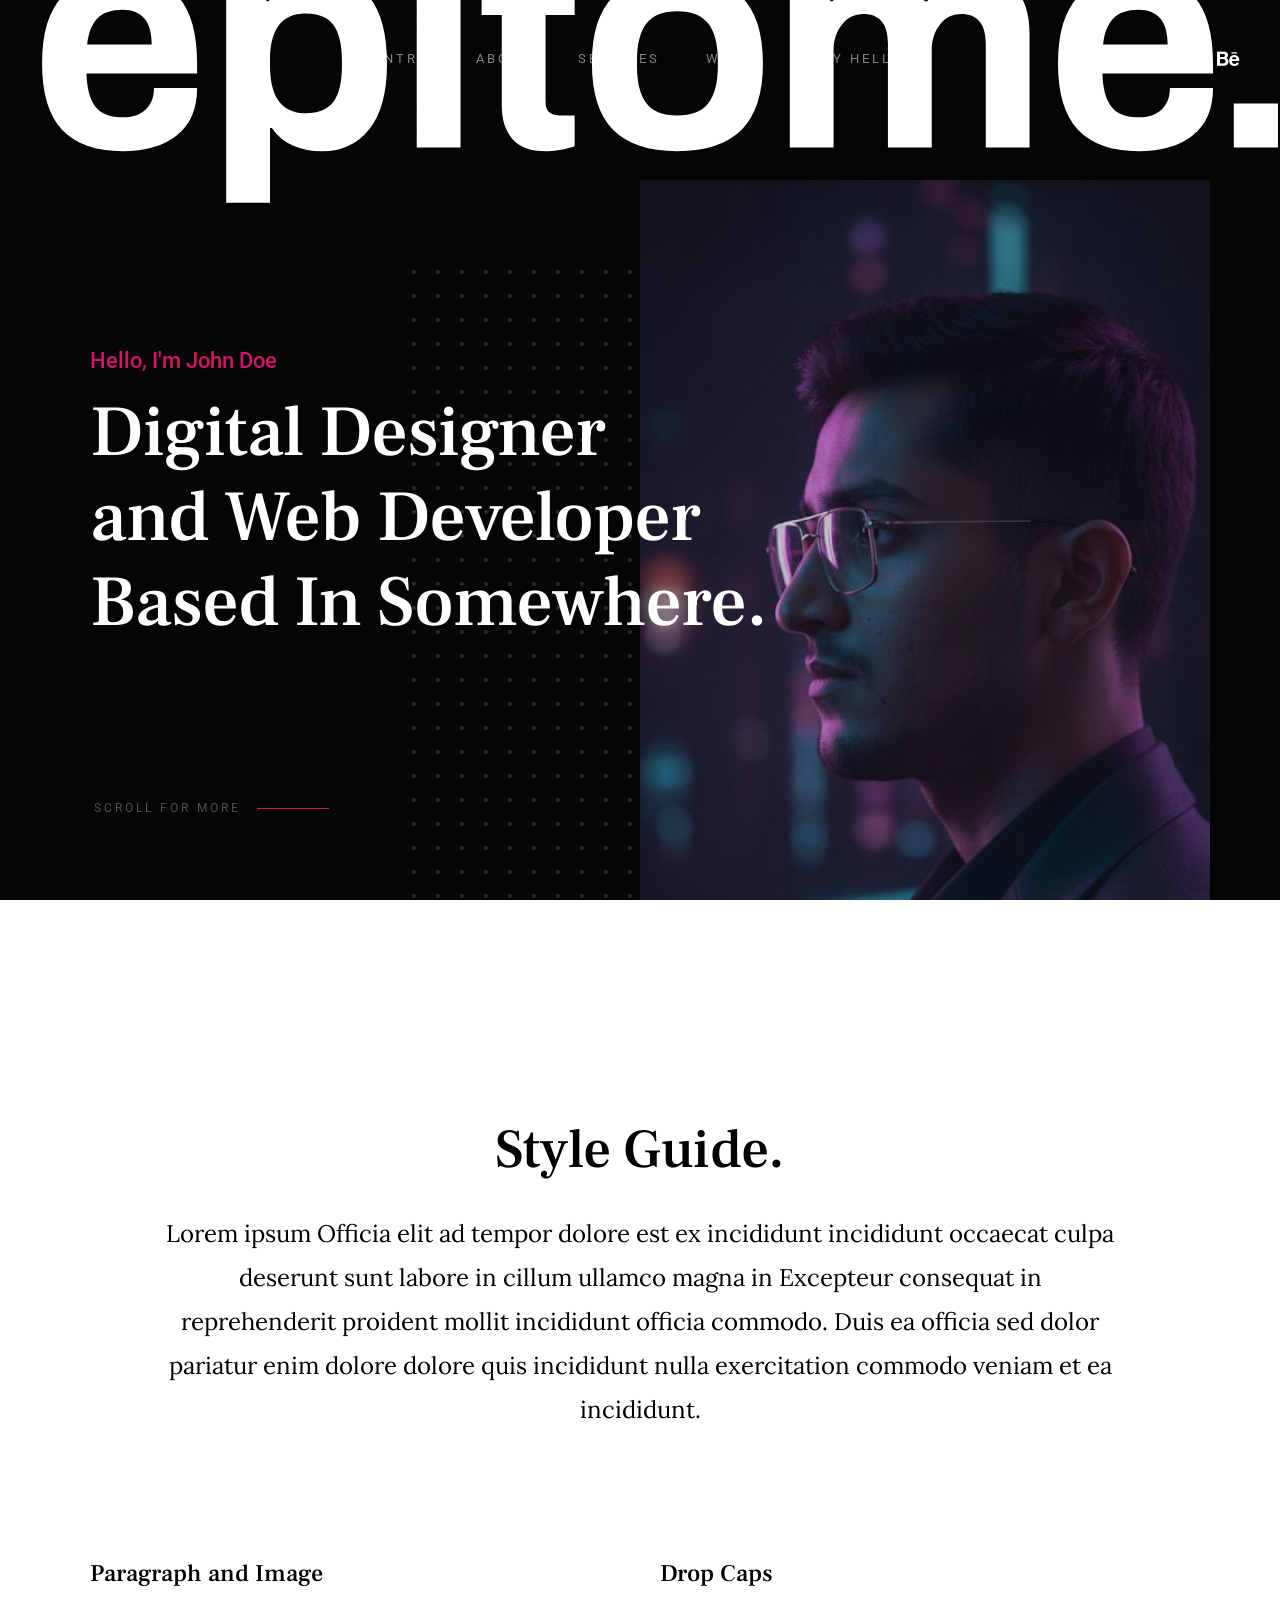
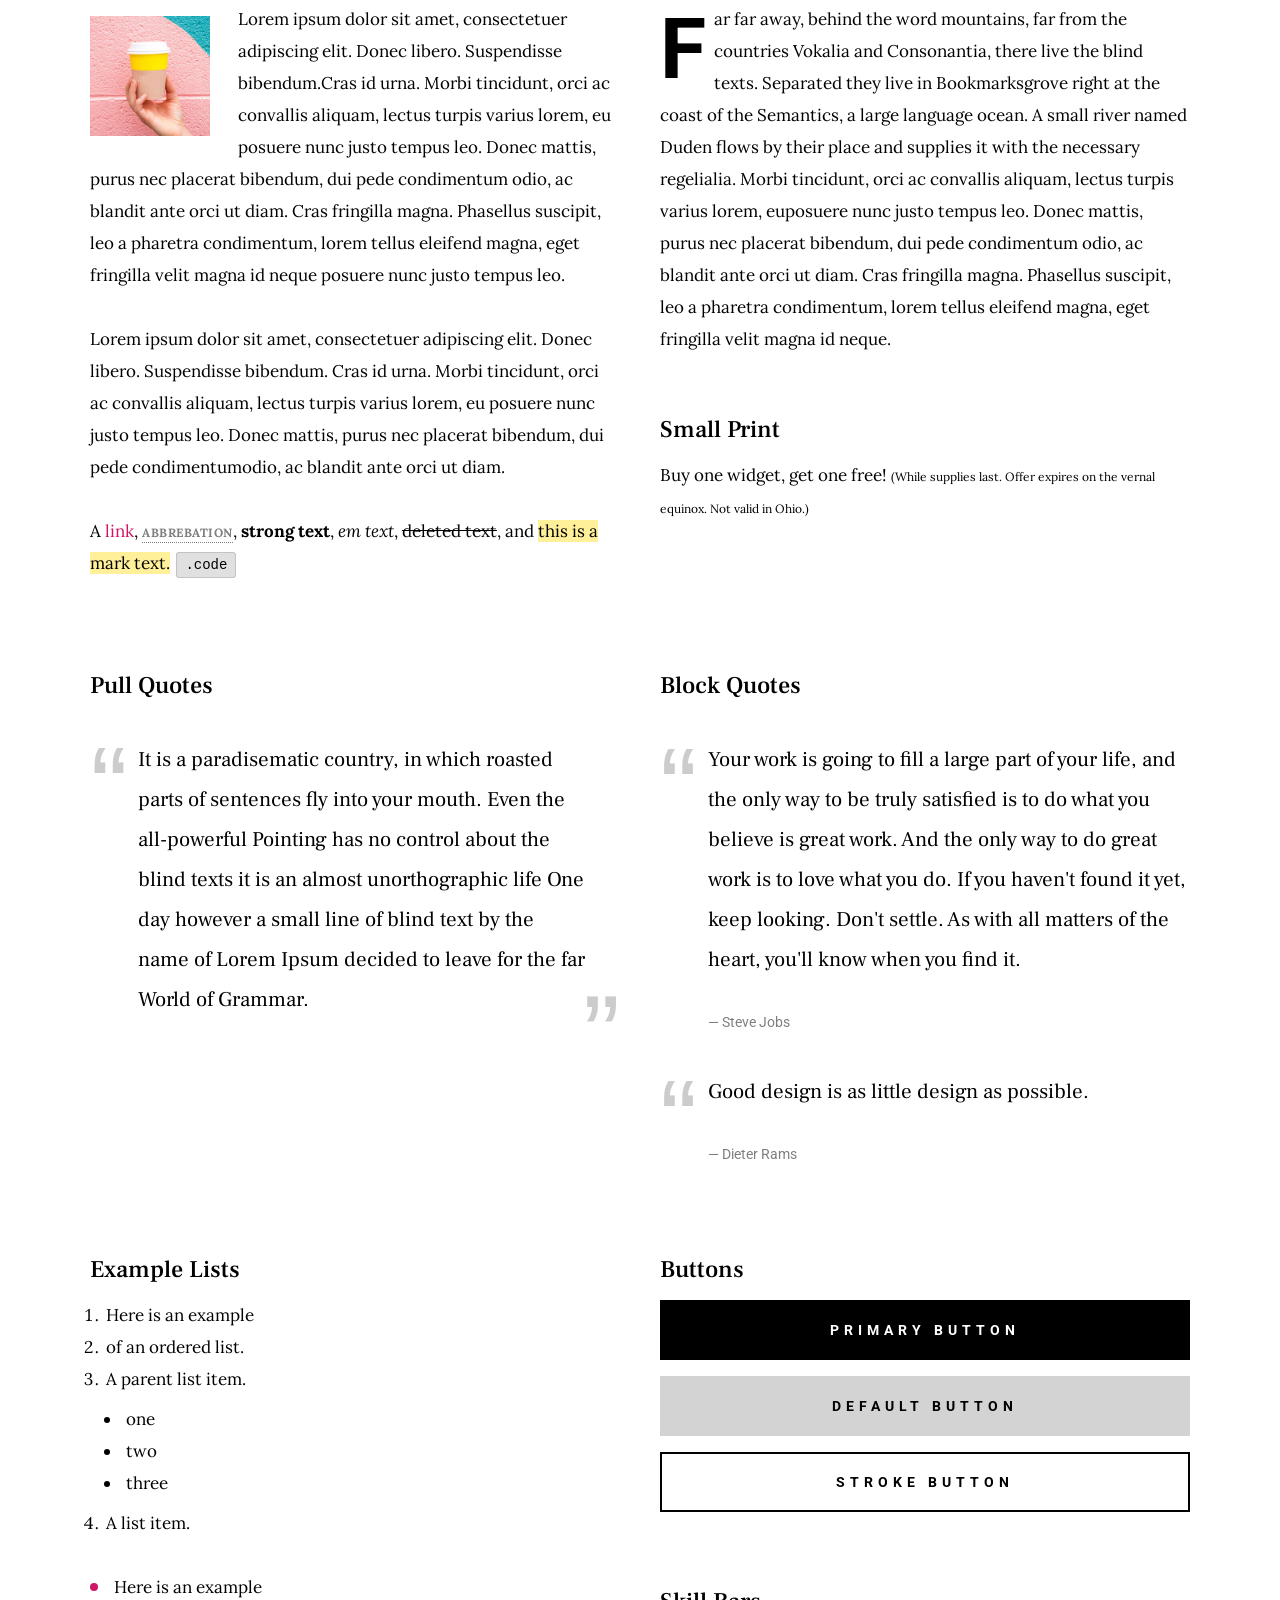
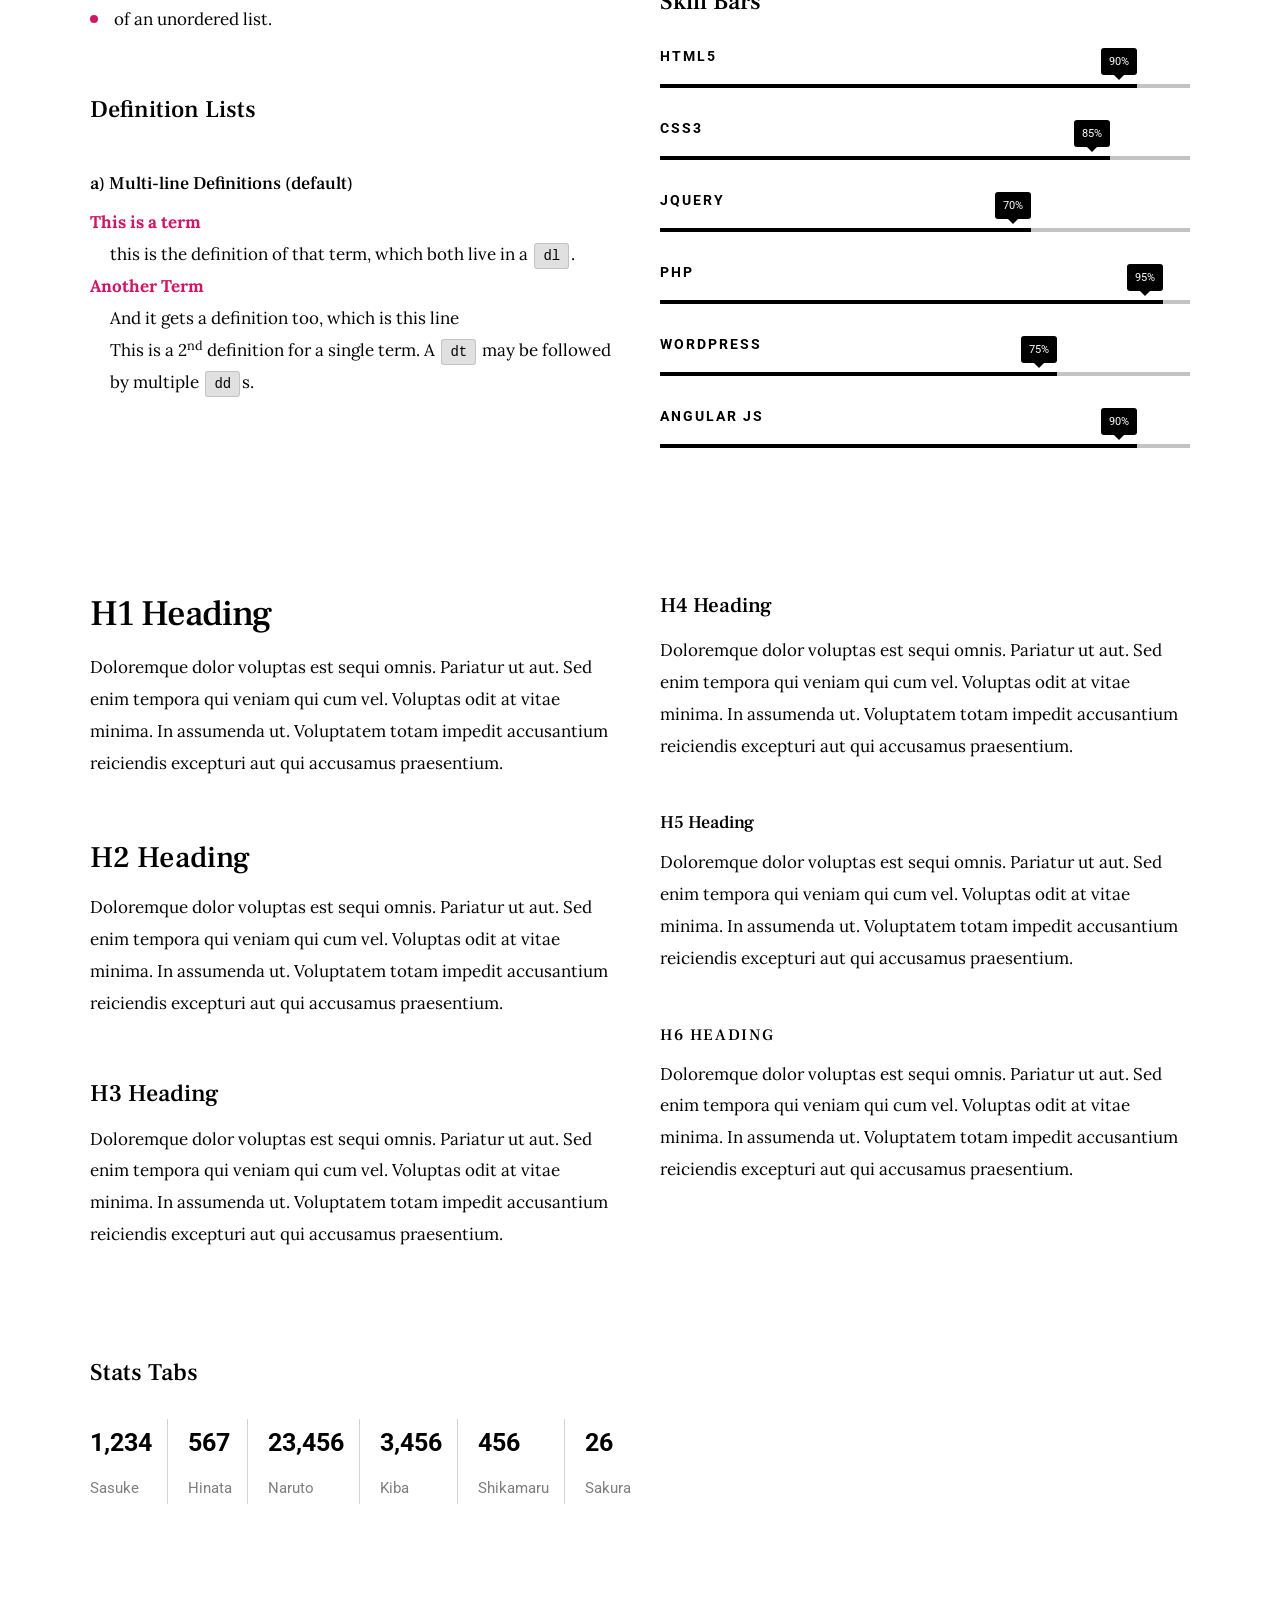
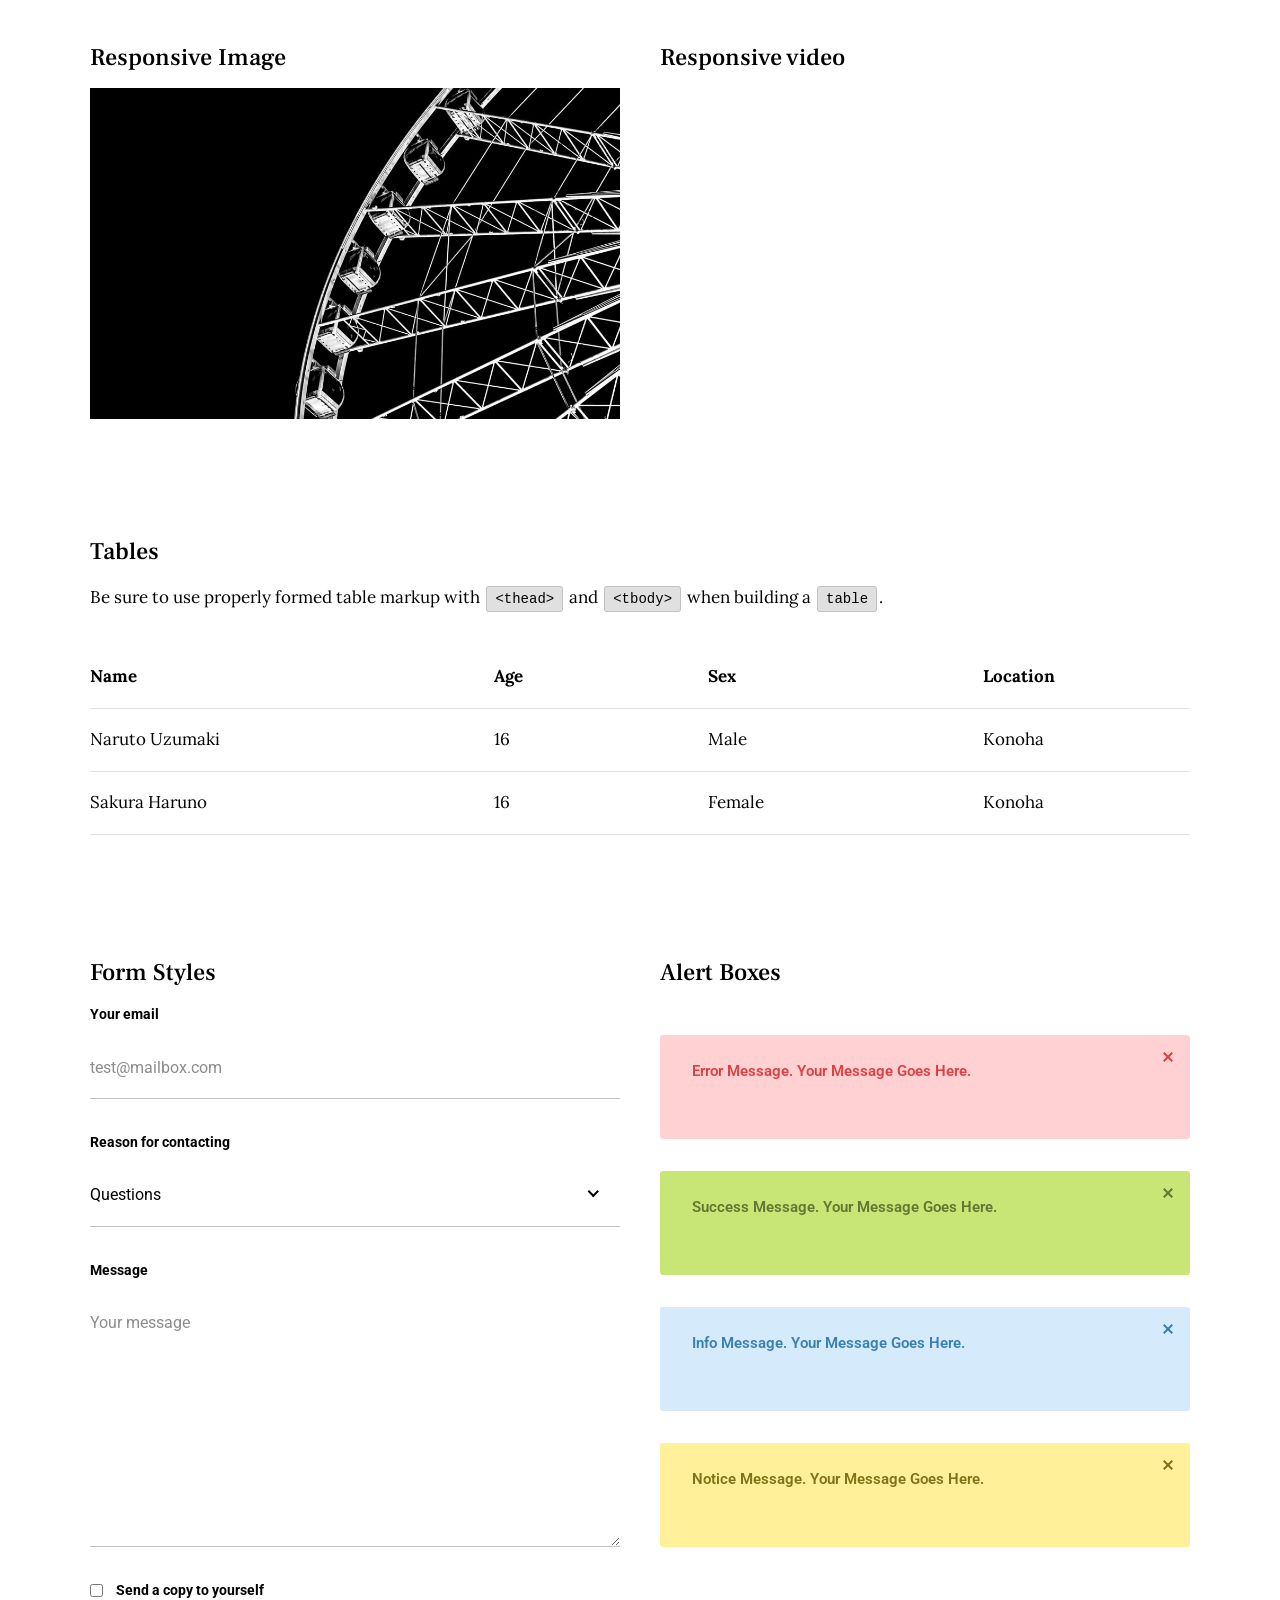
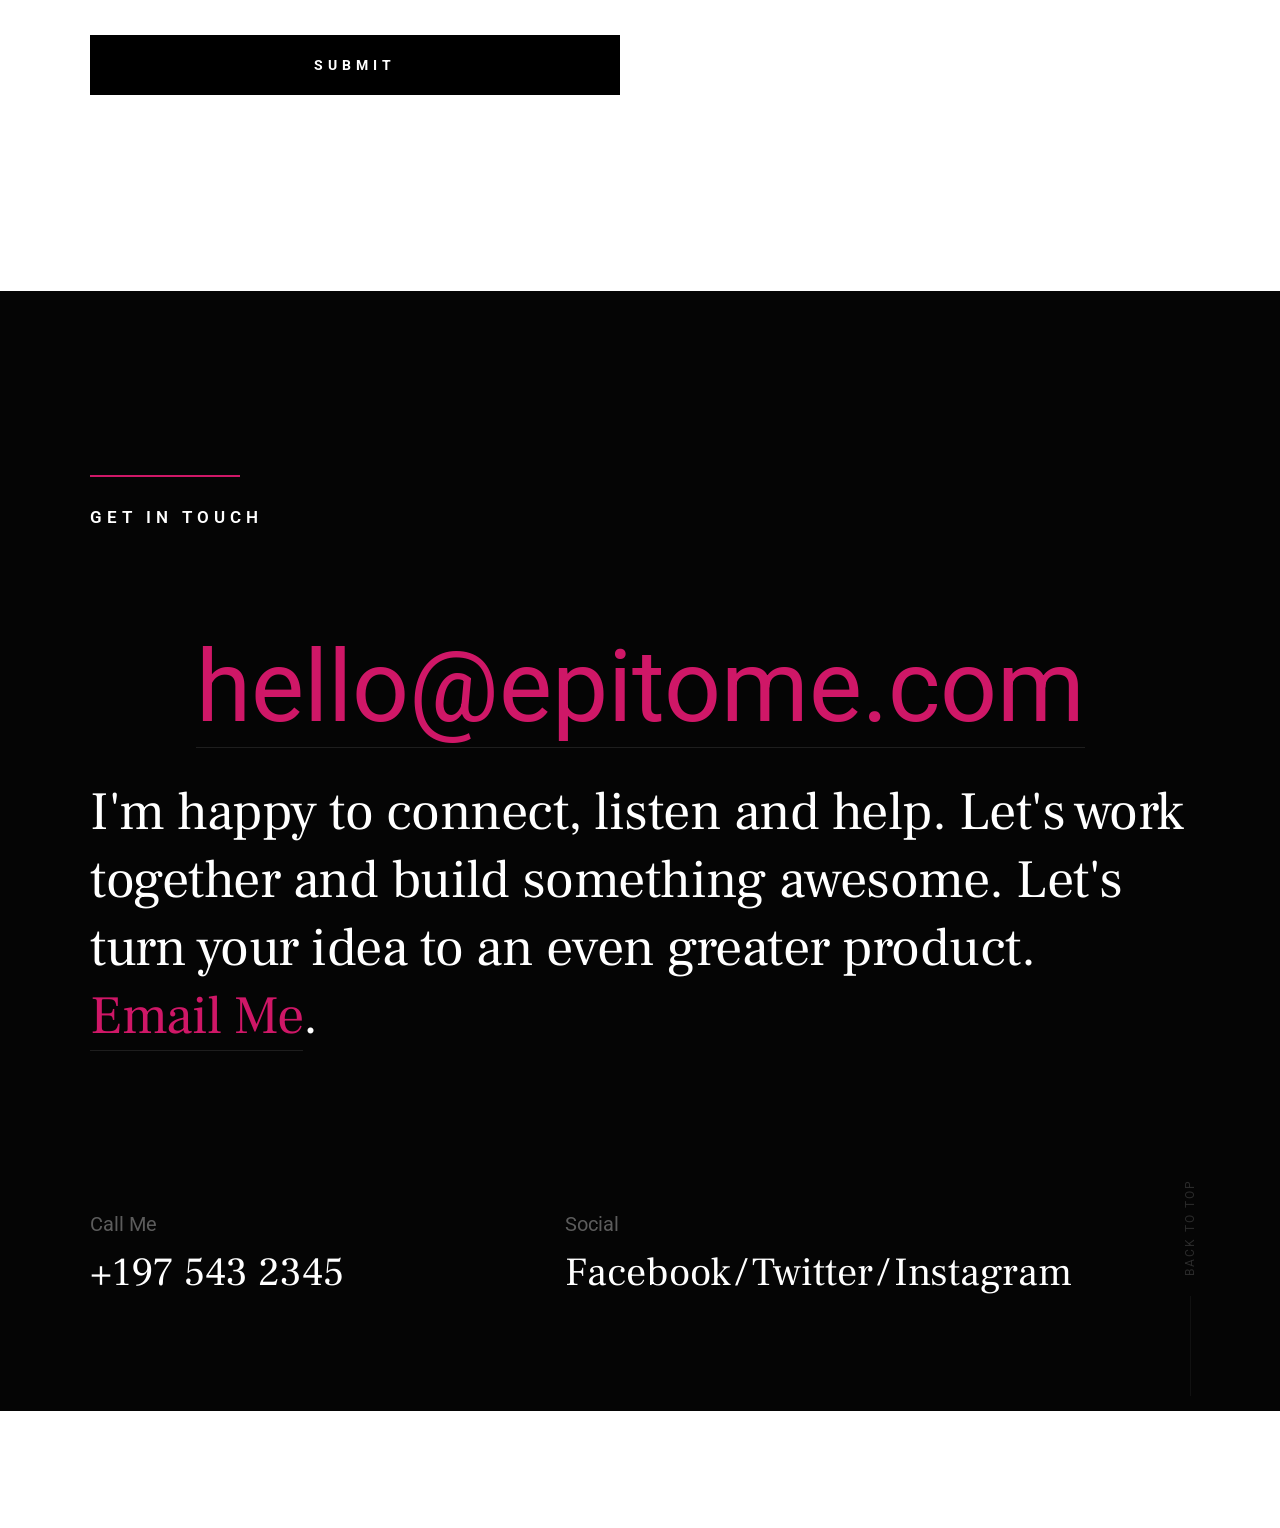
<file: styles.html>
<!DOCTYPE html>
<html class="no-js" lang="en">
<head>

    <!--- basic page needs
    ================================================== -->
    <meta charset="utf-8">
    <title>Epitome - Styles</title>
    <meta name="description" content="">
    <meta name="author" content="">

    <!-- mobile specific metas
    ================================================== -->
    <meta name="viewport" content="width=device-width, initial-scale=1">

    <!-- CSS
    ================================================== -->
    <link rel="stylesheet" href="css/base.css">
    <link rel="stylesheet" href="css/vendor.css">
    <link rel="stylesheet" href="css/main.css">

    <style type="text/css" media="screen">
        .s-styles { 
            background-color: #ffffff;
            padding-top: 21.6rem;
            padding-bottom: 14.8rem;
        }

        .display-1 {
            font-family: "Frank Ruhl Libre", serif;
            font-size: 5.5rem;
            line-height: 1.236;
            letter-spacing: -0.03rem;
            margin-top: 0;
            margin-bottom: 2.8rem;
        }
    </style>

    <!-- script
    ================================================== -->
    <script src="js/modernizr.js"></script>
    <script src="js/pace.min.js"></script>

    <!-- favicons
    ================================================== -->
    <link rel="apple-touch-icon" sizes="180x180" href="apple-touch-icon.png">
    <link rel="icon" type="image/png" sizes="32x32" href="favicon-32x32.png">
    <link rel="icon" type="image/png" sizes="16x16" href="favicon-16x16.png">
    <link rel="manifest" href="site.webmanifest">

</head>

<body id="top">

    <div id="preloader">
        <div id="loader"></div>
    </div>

    <!-- site header
    ================================================== -->
    <header class="s-header">

        <div class="header-logo">
            <a class="site-logo" href="index.html">
                <img src="images/logo.svg" alt="Homepage">
            </a>
        </div>

        <nav class="header-nav-wrap">
            <ul class="header-main-nav">
                <li class="current"><a href="index.html#intro" title="intro">Intro</a></li>
                <li><a href="index.html#about" title="about">About</a></li>
                <li><a href="index.html#services" title="services">Services</a></li>
                <li><a href="index.html#works" title="works">Works</a></li>
                <li><a class="smoothscroll" href="#contact" title="contact us">Say Hello</a></li>	
            </ul>

            <ul class="header-social">
                <li><a href="#0"><i class="fab fa-facebook-f" aria-hidden="true"></i></a></li>
                <li><a href="#0"><i class="fab fa-twitter" aria-hidden="true"></i></a></li>
                <li><a href="#0"><i class="fab fa-dribbble" aria-hidden="true"></i></a></li>
                <li><a href="#0"><i class="fab fa-behance" aria-hidden="true"></i></a></li>
            </ul>
        </nav>

        <a class="header-menu-toggle" href="#"><span>Menu</span></a>

    </header> <!-- end s-header -->


    <!-- intro
    ================================================== -->
    <section id="intro" class="s-intro target-section">

        <div class="row intro-content">

            <div class="column large-9 mob-full intro-text">
                <h3>Hello, I'm John Doe</h3>
                <h1>
                    Digital Designer <br>
                    and Web Developer <br>
                    Based In Somewhere.
                </h1>
            </div>

            <div class="intro-scroll">
                <a href="#styles" class="intro-scroll-link smoothscroll">
                    Scroll For More
                </a>
            </div>

            <div class="intro-grid"></div>
            <div class="intro-pic"></div>

        </div> <!-- end row -->

    </section> <!-- end intro -->


    <!-- styles
    ================================================== -->
    <section id="styles" class="s-styles">
        
        <div class="row narrow section-intro add-bottom text-center">

            <div class="column large-full">

                <h1 class="display-1">Style Guide.</h1>

                <p class="lead">Lorem ipsum Officia elit ad tempor dolore est ex incididunt incididunt occaecat culpa deserunt 
                sunt labore in cillum ullamco magna in Excepteur consequat in reprehenderit proident mollit incididunt officia commodo.
                Duis ea officia sed dolor pariatur enim dolore dolore quis incididunt nulla exercitation commodo veniam et ea incididunt.
                </p>

            </div>

        </div>

        <div class="row">

            <div class="column large-6 tab-full">

                <h3>Paragraph and Image</h3>

                <p><a href="#"><img width="120" height="120" class="pull-left" alt="sample-image" src="images/sample-image.jpg"></a>
                Lorem ipsum dolor sit amet, consectetuer adipiscing elit. Donec libero. Suspendisse bibendum.Cras id urna. Morbi 
                tincidunt, orci ac convallis aliquam, lectus turpis varius lorem, eu posuere nunc justo tempus leo. Donec mattis, 
                purus nec placerat bibendum, dui pede condimentum odio, ac blandit ante orci ut diam. Cras fringilla magna. 
                Phasellus suscipit, leo a pharetra condimentum, lorem tellus eleifend magna, eget fringilla velit magna id 
                neque posuere nunc justo tempus leo. </p>

                <p>
                Lorem ipsum dolor sit amet, consectetuer adipiscing elit. Donec libero. Suspendisse bibendum. Cras id urna. 
                Morbi tincidunt, orci ac convallis aliquam, lectus turpis varius lorem, eu posuere nunc justo tempus leo. 
                Donec mattis, purus nec placerat bibendum, dui pede condimentumodio, ac blandit ante orci ut diam.	
                </p>

                <p>A <a href="#">link</a>,
                <abbr title="this really isn't a very good description">abbrebation</abbr>,
                <strong>strong text</strong>,
                <em>em text</em>,
                <del>deleted text</del>, and
                <mark>this is a mark text.</mark>
                <code>.code</code>
                </p>

            </div>

            <div class="column large-6 tab-full">

                <h3>Drop Caps</h3>

                <p class="drop-cap">Far far away, behind the word mountains, far from the countries Vokalia and Consonantia,
                there live the blind texts. Separated they live in Bookmarksgrove right at the coast of the
                Semantics, a large language ocean. A small river named Duden flows by their place and supplies it with the 
                necessary regelialia. Morbi tincidunt, orci ac convallis aliquam, lectus turpis varius lorem, 
                euposuere nunc justo tempus leo. Donec mattis, purus nec placerat bibendum, dui pede condimentum odio, 
                ac blandit ante orci ut diam. Cras fringilla magna. Phasellus suscipit, leo a pharetra condimentum, 
                lorem tellus eleifend magna, eget fringilla velit magna id neque.
                </p>

                <h3>Small Print</h3>

                <p>Buy one widget, get one free!
                <small>(While supplies last. Offer expires on the vernal equinox. Not valid in Ohio.)</small>
                </p>

            </div>

        </div> <!-- end row -->

        <div class="row">

            <div class="column large-6 tab-full">

                <h3>Pull Quotes</h3>

                <aside class="pull-quote">
                    <blockquote>
                    <p>It is a paradisematic country, in which roasted parts of
                    sentences fly into your mouth. Even the all-powerful Pointing has no control about the blind
                    texts it is an almost unorthographic life One day however a small line of blind text by the name
                    of Lorem Ipsum decided to leave for the far World of Grammar.</p>
                    </blockquote>
                </aside>

            </div>

            <div class="column large-6 tab-full">

                <h3>Block Quotes</h3>

                <blockquote cite="http://where-i-got-my-info-from.com">
                <p>Your work is going to fill a large part of your life, and the only way to be truly satisfied is
                to do what you believe is great work. And the only way to do great work is to love what you do.
                If you haven't found it yet, keep looking. Don't settle. As with all matters of the heart, you'll know when you find it.
                </p>
                <cite>
                    <a href="#0">Steve Jobs</a>
                </cite>
                </blockquote>

                <blockquote>
                <p>Good design is as little design as possible.</p>
                <cite>Dieter Rams</cite>
                </blockquote>

            </div>

        </div> <!-- end row -->


        <div class="row half-bottom">

            <div class="column large-6 tab-full">

                <h3>Example Lists</h3>

                <ol>
                    <li>Here is an example</li>
                    <li>of an ordered list.</li>
                    <li>A parent list item.
                        <ul>
                            <li>one</li>
                            <li>two</li>
                            <li>three</li>
                        </ul>
                        </li>
                        <li>A list item.</li>
                    </ol>

                <ul class="disc">
                    <li>Here is an example</li>
                    <li>of an unordered list.</li>
                </ul>

                <h3>Definition Lists</h3>

                <h5>a) Multi-line Definitions (default) </h5>

                <dl>
                    <dt><strong>This is a term</strong></dt>
                        <dd>this is the definition of that term, which both live in a <code>dl</code>.</dd>
                    <dt><strong>Another Term</strong></dt>
                        <dd>And it gets a definition too, which is this line</dd>
                        <dd>This is a 2<sup>nd</sup> definition for a single term. A <code>dt</code> may be followed by multiple <code>dd</code>s.</dd>
                </dl>

            </div>

            <div class="column large-6 tab-full">

                <h3>Buttons</h3>

                <p>
                    <a class="btn btn--primary full-width" href="#0">Primary Button</a>
                    <a class="btn full-width" href="#0">Default Button</a>
                    <a class="btn btn--stroke full-width" href="#0">Stroke Button</a>
                </p>

                <h3>Skill Bars</h3>
                
                <ul class="skill-bars">
                    <li>
                    <div class="progress percent90"><span>90%</span></div>
                    <strong>HTML5</strong>
                    </li>
                    <li>
                    <div class="progress percent85"><span>85%</span></div>
                    <strong>CSS3</strong>
                    </li>
                    <li>
                    <div class="progress percent70"><span>70%</span></div>
                    <strong>JQuery</strong>
                    </li>
                    <li>
                    <div class="progress percent95"><span>95%</span></div>
                    <strong>PHP</strong>
                    </li>
                    <li>
                    <div class="progress percent75"><span>75%</span></div>
                    <strong>Wordpress</strong>
                    </li>
                    <li>
                    <div class="progress percent90"><span>90%</span></div>
                    <strong>Angular JS</strong>
                    </li>
                </ul>

            </div>

        </div> <!-- end row -->

        <div class="row half-bottom">

            <div class="column large-6 tab-full">
                    
                <h1>H1 Heading</h1>
                <p>Doloremque dolor voluptas est sequi omnis. Pariatur ut aut. Sed enim tempora qui veniam qui cum vel. 
                Voluptas odit at vitae minima. In assumenda ut. Voluptatem totam impedit accusantium reiciendis excepturi aut qui accusamus praesentium.</p>

                <h2>H2 Heading</h2>
                <p>Doloremque dolor voluptas est sequi omnis. Pariatur ut aut. Sed enim tempora qui veniam qui cum vel. 
                Voluptas odit at vitae minima. In assumenda ut. Voluptatem totam impedit accusantium reiciendis excepturi aut qui accusamus praesentium.</p>

                <h3>H3 Heading</h3>
                <p>Doloremque dolor voluptas est sequi omnis. Pariatur ut aut. Sed enim tempora qui veniam qui cum vel. 
                Voluptas odit at vitae minima. In assumenda ut. Voluptatem totam impedit accusantium reiciendis excepturi aut qui accusamus praesentium.</p>

            </div>

            <div class="column large-6 tab-full">
                    
                <h4>H4 Heading</h4>
                <p>Doloremque dolor voluptas est sequi omnis. Pariatur ut aut. Sed enim tempora qui veniam qui cum vel. 
                Voluptas odit at vitae minima. In assumenda ut. Voluptatem totam impedit accusantium reiciendis excepturi aut qui accusamus praesentium.</p>

                <h5>H5 Heading</h5>
                <p>Doloremque dolor voluptas est sequi omnis. Pariatur ut aut. Sed enim tempora qui veniam qui cum vel. 
                Voluptas odit at vitae minima. In assumenda ut. Voluptatem totam impedit accusantium reiciendis excepturi aut qui accusamus praesentium.</p>

                <h6>H6 Heading</h6>
                <p>Doloremque dolor voluptas est sequi omnis. Pariatur ut aut. Sed enim tempora qui veniam qui cum vel. 
                Voluptas odit at vitae minima. In assumenda ut. Voluptatem totam impedit accusantium reiciendis excepturi aut qui accusamus praesentium.</p>

            </div>

        </div>

        <div class="row half-bottom">

            <div class="column large-full">

                    <h3>Stats Tabs</h3>

                <ul class="stats-tabs">
                    <li><a href="#">1,234 <em>Sasuke</em></a></li>
                    <li><a href="#">567 <em>Hinata</em></a></li>
                    <li><a href="#">23,456 <em>Naruto</em></a></li>
                    <li><a href="#">3,456 <em>Kiba</em></a></li>
                    <li><a href="#">456 <em>Shikamaru</em></a></li>
                    <li><a href="#">26 <em>Sakura</em></a></li>
                </ul>

            </div>

        </div> <!-- end row -->

        <div class="row half-bottom">

            <div class="column large-6 tab-full">

                <h3>Responsive Image</h3>
                <p><img src="images/wheel-500.jpg" 
                    srcset="images/wheel-1000.jpg 1000w, 
                    images/wheel-500.jpg 500w" 
                    sizes="(max-width: 1000px) 100vw, 1000px" alt="">
                </p>

            </div>

            <div class="column large-6 tab-full">

                <h3>Responsive video</h3>

                <div class="video-container">
                <iframe src="https://player.vimeo.com/video/14592941?color=00a650&title=0&byline=0&portrait=0" width="500" height="281" frameborder="0" webkitallowfullscreen mozallowfullscreen allowfullscreen></iframe> 
                </div>

            </div>
            
        </div> <!-- end row -->

        <div class="row add-bottom">

            <div class="column large-full">

                <h3>Tables</h3>
                <p>Be sure to use properly formed table markup with <code>&lt;thead&gt;</code> and <code>&lt;tbody&gt;</code> when building a <code>table</code>.</p>

                <div class="table-responsive">

                    <table>
                            <thead>
                            <tr>
                                <th>Name</th>
                                <th>Age</th>
                                <th>Sex</th>
                                <th>Location</th>
                            </tr>
                            </thead>
                            <tbody>
                            <tr>
                                <td>Naruto Uzumaki</td>
                                <td>16</td>
                                <td>Male</td>
                                <td>Konoha</td>
                            </tr>
                            <tr>
                                <td>Sakura Haruno</td>
                                <td>16</td>
                                <td>Female</td>
                                <td>Konoha</td>
                            </tr>
                            </tbody>
                    </table>

                </div>

            </div>
            
        </div> <!-- end row -->    

        <div class="row">

            <div class="column large-6 tab-full">

                <h3>Form Styles</h3>

                <form>
                    <div>
                        <label for="sampleInput">Your email</label>
                        <input class="full-width" type="email" placeholder="test@mailbox.com" id="sampleInput">
                    </div>
                    <div>
                        <label for="sampleRecipientInput">Reason for contacting</label>
                        <div class="ss-custom-select">
                            <select class="full-width" id="sampleRecipientInput">
                                <option value="Option 1">Questions</option>
                                <option value="Option 2">Report</option>
                                <option value="Option 3">Others</option>
                            </select>
                        </div>
                    </div>
                    
                    <label for="exampleMessage">Message</label>
                    <textarea class="full-width" placeholder="Your message" id="exampleMessage"></textarea>

                    <label class="add-bottom">
                        <input type="checkbox">
                        <span class="label-text">Send a copy to yourself</span>
                    </label>
                
                    <input class="btn--primary full-width" type="submit" value="Submit">
                </form>

            </div>

            <div class="column large-6 tab-full">

                <h3>Alert Boxes</h3>

                <br>
                
                <div class="alert-box alert-box--error hideit">
                    <p>Error Message. Your Message Goes Here.</p>
                    <i class="fa fa-times alert-box__close" aria-hidden="true"></i>
                </div><!-- end error -->
                        
                <div class="alert-box alert-box--success hideit">
                    <p>Success Message. Your Message Goes Here.</p>
                    <i class="fa fa-times alert-box__close" aria-hidden="true"></i>
                </div><!-- end success -->
                        
                <div class="alert-box alert-box--info hideit">
                    <p>Info Message. Your Message Goes Here.</p>
                    <i class="fa fa-times alert-box__close" aria-hidden="true"></i>
                </div><!-- end info -->
                        
                <div class="alert-box alert-box--notice hideit">
                    <p>Notice Message. Your Message Goes Here.</p>
                    <i class="fa fa-times alert-box__close" aria-hidden="true"></i>
                </div><!-- end notice -->
            
            </div>

        </div> <!-- end row -->

    </section> <!-- end styles -->


    <!-- contact
    ================================================== -->
    <section id="contact" class="s-contact ss-dark target-section">

        <div class="row heading-block" data-aos="fade-up">
            <div class="column large-full">
                <h2 class="section-heading">Get In Touch</h2>
            </div>
        </div>

        <div class="row contact-main" data-aos="fade-up">
            <div class="column large-full">
                <p class="contact-email">
                    <a href="mailto:#0">hello@epitome.com</a>
                </p>

                <p class="section-desc">
                I'm happy to connect, listen and help. Let's work together and build
                something awesome. Let's turn your idea to an even greater product.
                <a href="mailto:#0">Email Me</a>.
                </p>
            </div>
        </div>

        <div class="row contact-infos" data-aos="fade-up">

            <div class="column large-5 medium-full contact-phone">
                <h4>Call Me</h4>
                <a href="tel:197-543-2345">+197 543 2345</a>
            </div>

            <div class="column large-7 medium-full contact-social">
                <h4>Social</h4>
                <ul>
                    <li><a href="#0" title="Facebook">Facebook</a></li>
                    <li><a href="#0" title="Twitter">Twitter</a></li>
                    <li><a href="#0" title="Instagram">Instagram</a></li>
                </ul>
            </div>

        </div> <!-- end contact-infos -->

    </section> <!-- end s-contact -->


    <!-- footer
    ================================================== -->
    <footer>
        <div class="row">
            <div class="column large-full ss-copyright">
                <span>© Copyright Epitome 2019</span> 
                <span>Design by <a href="https://www.styleshout.com/">StyleShout</a></span>
            </div>
        </div>

        <div class="ss-go-top">
            <a class="smoothscroll" title="Back to Top" href="#top"></a>
        </div>
    </footer>


    <!-- photoswipe background
    ================================================== -->
    <div aria-hidden="true" class="pswp" role="dialog" tabindex="-1">

        <div class="pswp__bg"></div>
        <div class="pswp__scroll-wrap">

            <div class="pswp__container">
                <div class="pswp__item"></div>
                <div class="pswp__item"></div>
                <div class="pswp__item"></div>
            </div>

            <div class="pswp__ui pswp__ui--hidden">
                <div class="pswp__top-bar">
                    <div class="pswp__counter"></div><button class="pswp__button pswp__button--close" title="Close (Esc)"></button> <button class="pswp__button pswp__button--share" title=
                    "Share"></button> <button class="pswp__button pswp__button--fs" title="Toggle fullscreen"></button> <button class="pswp__button pswp__button--zoom" title=
                    "Zoom in/out"></button>
                    <div class="pswp__preloader">
                        <div class="pswp__preloader__icn">
                            <div class="pswp__preloader__cut">
                                <div class="pswp__preloader__donut"></div>
                            </div>
                        </div>
                    </div>
                </div>
                <div class="pswp__share-modal pswp__share-modal--hidden pswp__single-tap">
                    <div class="pswp__share-tooltip"></div>
                </div><button class="pswp__button pswp__button--arrow--left" title="Previous (arrow left)"></button> <button class="pswp__button pswp__button--arrow--right" title=
                "Next (arrow right)"></button>
                <div class="pswp__caption">
                    <div class="pswp__caption__center"></div>
                </div>
            </div>

        </div>

    </div><!-- end photoSwipe background -->


    <!-- Java Script
    ================================================== -->
    <script src="js/jquery-3.2.1.min.js"></script>
    <script src="js/plugins.js"></script>
    <script src="js/main.js"></script>

</body>
</file>
<file: assets/site.css>
@import url('https://fonts.googleapis.com/css2?family=DM+Mono:wght@400;500&family=Manrope:wght@400;500;600;700;800&display=swap');
:root{--bg:#090d0b;--panel:#101713;--panel2:#141d17;--line:rgba(220,245,219,.12);--line2:rgba(220,245,219,.22);--text:#f0f5ec;--muted:#9ba99d;--muted2:#728175;--accent:#c7f078;--accent2:#80e3a1;--max:1180px;--radius:22px;--mono:'DM Mono',ui-monospace,monospace;--sans:'Manrope',system-ui,-apple-system,BlinkMacSystemFont,'Segoe UI',sans-serif;scroll-behavior:smooth;scroll-padding-top:90px}
*{box-sizing:border-box}html{background:var(--bg)}body{margin:0;background:radial-gradient(ellipse at 73% 2%,rgba(73,113,66,.12),transparent 36%),var(--bg);color:var(--text);font-family:var(--sans);line-height:1.6;overflow-x:hidden;-webkit-font-smoothing:antialiased}a{color:inherit;text-decoration:none}img{display:block;max-width:100%}button,input,textarea,select{font:inherit}button,a{-webkit-tap-highlight-color:transparent}button:focus-visible,a:focus-visible,input:focus-visible,textarea:focus-visible{outline:2px solid var(--accent);outline-offset:4px}::selection{background:var(--accent);color:#121b11}.skip-link{position:absolute;left:-999px;top:8px;background:var(--accent);color:#10170d;padding:10px 14px;z-index:1000}.skip-link:focus{left:12px}.container{width:min(calc(100% - 44px),var(--max));margin-inline:auto}.eyebrow{display:inline-flex;align-items:center;gap:10px;color:var(--accent);font-family:var(--mono);font-size:11px;letter-spacing:.12em;text-transform:uppercase}.eyebrow:before{content:'';width:7px;height:7px;border-radius:50%;background:var(--accent);box-shadow:0 0 16px #c7f07880}.muted{color:var(--muted)}.mono{font-family:var(--mono)}.section{padding:112px 0;position:relative}.section-heading{display:flex;align-items:flex-end;justify-content:space-between;gap:28px;margin-bottom:38px}.section-heading h2{font-size:clamp(32px,4vw,49px);line-height:1.1;letter-spacing:-.055em;margin:13px 0 0;font-weight:700}.section-heading p{max-width:410px;margin:0;color:var(--muted);font-size:14px}.site-header{position:sticky;top:0;z-index:100;background:rgba(9,13,11,.78);backdrop-filter:blur(20px);border-bottom:1px solid rgba(219,247,215,.07)}.nav-wrap{min-height:76px;display:flex;align-items:center;justify-content:space-between;gap:22px}.brand{display:flex;align-items:center;gap:11px;font-size:13px;font-weight:800;letter-spacing:-.02em}.brand-mark{display:grid;place-items:center;width:35px;height:35px;border-radius:11px;color:#12190d;background:var(--accent);font-size:17px;font-weight:800;box-shadow:0 7px 23px #c7f07822}.brand small{display:block;font-size:9px;letter-spacing:.14em;color:var(--muted);font-family:var(--mono);font-weight:400;margin-top:-1px}.nav-links{display:flex;align-items:center;gap:27px}.nav-links a{font-size:12px;color:var(--muted);transition:color .2s}.nav-links a:hover,.nav-links a.active{color:var(--text)}.nav-cta{padding:10px 15px;border-radius:999px;border:1px solid var(--line2);font-size:12px;font-weight:700;white-space:nowrap;transition:background .2s,border-color .2s}.nav-cta:hover{background:var(--accent);border-color:var(--accent);color:#0a100b}.menu-toggle{display:none;border:1px solid var(--line);border-radius:12px;width:42px;height:42px;background:transparent;color:var(--text);cursor:pointer}.hero{min-height:690px;padding:84px 0 64px;display:flex;align-items:center;position:relative;isolation:isolate}.hero:before{content:'';position:absolute;inset:0;z-index:-1;pointer-events:none;background-image:linear-gradient(rgba(202,239,203,.025) 1px,transparent 1px),linear-gradient(90deg,rgba(202,239,203,.025) 1px,transparent 1px);background-size:50px 50px;mask-image:linear-gradient(to bottom,black,transparent 92%)}.hero-grid{display:grid;grid-template-columns:1.1fr .9fr;align-items:center;gap:24px}.hero-copy{position:relative;z-index:3}.hero-kicker{display:flex;align-items:center;gap:10px;border:1px solid var(--line);background:#0d130fce;padding:7px 12px;border-radius:999px;width:max-content;max-width:100%;font-size:11px;color:#d3dfd3}.pulse-dot{width:7px;height:7px;border-radius:50%;background:#87e6a0;box-shadow:0 0 0 5px #87e6a014,0 0 15px #87e6a0;flex-shrink:0}.hero h1{font-size:clamp(44px,6.3vw,78px);line-height:.99;letter-spacing:-.078em;margin:26px 0 24px;max-width:760px;font-weight:700}.hero h1 .accent{color:var(--accent)}.hero-lede{max-width:560px;color:#a9b5aa;font-size:clamp(15px,1.6vw,17px);line-height:1.9;margin:0 0 30px}.hero-actions{display:flex;align-items:center;flex-wrap:wrap;gap:12px}.button{display:inline-flex;align-items:center;justify-content:center;gap:10px;min-height:47px;padding:0 19px;border-radius:999px;border:1px solid var(--line2);font-size:12px;font-weight:800;letter-spacing:.005em;cursor:pointer;transition:transform .25s,border-color .25s,background .25s,color .25s}.button:hover{transform:translateY(-3px)}.button-primary{background:var(--accent);color:#10170d;border-color:var(--accent)}.button-primary:hover{background:#d7fa99}.button-secondary{background:rgba(17,25,20,.7);color:var(--text)}.button-secondary:hover{border-color:var(--accent);color:var(--accent)}.button svg{width:15px;height:15px}.hero-proof{display:flex;align-items:center;gap:20px;margin-top:34px;flex-wrap:wrap}.proof-item{display:flex;align-items:baseline;gap:7px}.proof-item strong{font-size:20px;letter-spacing:-.04em}.proof-item span{font-family:var(--mono);font-size:10px;color:var(--muted2);text-transform:uppercase;letter-spacing:.05em}.proof-separator{height:25px;width:1px;background:var(--line)}.hero-visual{min-height:470px;position:relative;display:grid;place-items:center;isolation:isolate}.scene-wrap{position:absolute;inset:0;overflow:hidden;z-index:-1}.scene-wrap canvas{width:100%;height:100%;display:block}.scene-radial{position:absolute;inset:0;background:radial-gradient(circle at 50% 47%,rgba(133,208,97,.13),transparent 45%);pointer-events:none}.scene-label{position:absolute;display:flex;flex-direction:column;gap:4px;padding:11px 14px;border:1px solid #d7ffda1f;background:rgba(11,17,13,.75);backdrop-filter:blur(10px);border-radius:13px;box-shadow:0 12px 50px #0005}.scene-label strong{font-family:var(--mono);font-size:10px;letter-spacing:.09em;color:#e4f6df}.scene-label span{font-size:10px;color:var(--muted)}.scene-label.one{left:4%;top:18%}.scene-label.two{right:0;top:52%}.scene-label.three{left:8%;bottom:13%}.scene-corner{position:absolute;right:8px;bottom:5px;font-family:var(--mono);font-size:9px;letter-spacing:.12em;color:#78937b}.scroll-note{position:absolute;bottom:10px;left:50%;transform:translateX(-50%);display:flex;align-items:center;gap:9px;font-family:var(--mono);font-size:9px;letter-spacing:.14em;color:var(--muted2);text-transform:uppercase}.scroll-line{width:34px;height:1px;background:var(--accent);opacity:.6}.ticker{border-block:1px solid var(--line);background:#0d130f;overflow:hidden}.ticker-track{display:flex;align-items:center;gap:34px;width:max-content;padding:17px 0;animation:ticker 34s linear infinite}.ticker:hover .ticker-track{animation-play-state:paused}.ticker-item{display:flex;align-items:center;gap:11px;color:#bcc9bc;font-family:var(--mono);font-size:10px;text-transform:uppercase;letter-spacing:.12em;white-space:nowrap}.ticker-item:after{content:'✳';color:var(--accent);font-size:12px}@keyframes ticker{to{transform:translateX(-50%)}}.services-grid{display:grid;grid-template-columns:repeat(4,1fr);gap:13px}.service-card{padding:24px 22px;border:1px solid var(--line);border-radius:18px;background:linear-gradient(145deg,rgba(255,255,255,.035),rgba(255,255,255,.008));min-height:248px;transition:transform .3s,border-color .3s,background .3s}.service-card:hover{transform:translateY(-5px);border-color:#c7f07855;background:linear-gradient(145deg,#18231a,#0e1410)}.service-icon{width:43px;height:43px;border-radius:13px;display:grid;place-items:center;background:#c7f07812;color:var(--accent);border:1px solid #c7f07823;margin-bottom:24px}.service-icon svg{width:20px;height:20px}.service-card h3{font-size:16px;margin:0 0 10px;letter-spacing:-.035em}.service-card p{font-size:12px;color:var(--muted);margin:0;line-height:1.8}.service-index{font-family:var(--mono);font-size:10px;color:var(--muted2);display:block;margin-bottom:13px}.projects-grid{display:grid;grid-template-columns:repeat(2,minmax(0,1fr));gap:22px}.project-card{border:1px solid var(--line);border-radius:22px;overflow:hidden;background:linear-gradient(150deg,#111914,#0b100d);transition:transform .28s,border-color .28s,box-shadow .28s;transform-style:preserve-3d;will-change:transform}.project-card:hover{border-color:#c7f07850;box-shadow:0 24px 65px #0003}.project-cover{position:relative;overflow:hidden;background:#101711;aspect-ratio:1.6;border-bottom:1px solid var(--line)}.project-cover img{width:100%;height:100%;object-fit:cover;transition:transform .55s cubic-bezier(.2,.7,.2,1)}.project-card:hover .project-cover img{transform:scale(1.035)}.cover-tag{position:absolute;top:14px;left:14px;padding:6px 9px;border-radius:999px;background:rgba(6,10,8,.77);backdrop-filter:blur(8px);border:1px solid #eaffeb24;color:#e8f8df;font-family:var(--mono);font-size:9px;letter-spacing:.05em;text-transform:uppercase}.status-pill{display:inline-flex;align-items:center;gap:6px;border-radius:999px;border:1px solid var(--line);padding:5px 8px;color:#bbcaac;font-size:9px;font-family:var(--mono);white-space:nowrap}.status-pill:before{content:'';width:5px;height:5px;border-radius:50%;background:var(--accent2)}.status-pill.live:before{background:#85e3a0}.status-pill.progress:before{background:#e5c46b}.project-content{padding:24px 25px 22px}.project-meta{display:flex;align-items:center;justify-content:space-between;gap:12px;margin-bottom:12px}.project-category{font-family:var(--mono);color:var(--muted2);font-size:9px;letter-spacing:.1em;text-transform:uppercase}.project-content h3{font-size:26px;line-height:1.15;letter-spacing:-.055em;margin:0 0 11px}.project-content p{color:var(--muted);font-size:13px;line-height:1.8;margin:0;min-height:70px}.tag-list{display:flex;flex-wrap:wrap;gap:7px;margin:18px 0 20px}.tag{border:1px solid var(--line);border-radius:999px;padding:5px 9px;font-family:var(--mono);font-size:9px;color:#bdcbbc;background:#ffffff03}.project-links{display:flex;gap:9px;flex-wrap:wrap;padding-top:17px;border-top:1px solid var(--line)}.text-link{display:inline-flex;gap:8px;align-items:center;font-size:11px;font-weight:800;color:var(--text);padding:8px 0;transition:color .2s}.text-link:hover{color:var(--accent)}.text-link svg{width:14px;height:14px}.text-link.muted-link{color:var(--muted2);cursor:default}.project-note{font-size:10px;color:var(--muted2);margin:15px 0 0;line-height:1.6}.all-projects-row{display:flex;justify-content:center;margin-top:30px}.skills-section{background:linear-gradient(180deg,transparent,rgba(115,158,91,.06),transparent)}.skills-layout{display:grid;grid-template-columns:.7fr 1.3fr;gap:50px;align-items:start}.skills-copy h2{font-size:clamp(32px,4vw,47px);letter-spacing:-.06em;line-height:1.08;margin:14px 0 19px}.skills-copy p{font-size:14px;color:var(--muted);line-height:1.9;margin:0}.skill-groups{display:grid;gap:12px}.skill-group{padding:19px 20px;border:1px solid var(--line);background:#0c120f;border-radius:16px}.skill-group h3{font-family:var(--mono);font-size:10px;letter-spacing:.1em;text-transform:uppercase;color:var(--accent);margin:0 0 13px}.skill-tags{display:flex;flex-wrap:wrap;gap:8px}.skill-tag{padding:7px 11px;border-radius:9px;background:#ffffff05;border:1px solid #dff8dc13;color:#d4dfd3;font-size:11px}.timeline{position:relative;display:grid;gap:0;margin-top:44px}.timeline:before{content:'';position:absolute;top:10px;bottom:18px;left:8px;width:1px;background:linear-gradient(var(--accent),rgba(199,240,120,.06))}.timeline-item{position:relative;padding:0 0 38px 38px;display:grid;grid-template-columns:190px 1fr;gap:30px}.timeline-item:before{content:'';position:absolute;top:5px;left:3px;width:11px;height:11px;border-radius:50%;background:var(--accent);box-shadow:0 0 0 5px #c7f07814}.timeline-date{font-family:var(--mono);font-size:10px;color:var(--accent);letter-spacing:.08em;text-transform:uppercase;padding-top:3px}.timeline-body h3{margin:0 0 4px;font-size:18px;letter-spacing:-.03em}.timeline-org{font-size:12px;color:#d4dfd1;margin-bottom:13px}.timeline-body p{margin:0;color:var(--muted);font-size:13px;line-height:1.85;max-width:700px}.timeline-body .tag-list{margin:15px 0 0}.about-grid{display:grid;grid-template-columns:.85fr 1.15fr;gap:65px;align-items:center}.about-art{min-height:365px;border:1px solid var(--line);border-radius:24px;position:relative;overflow:hidden;background:radial-gradient(circle at 50% 45%,#233d26,#101711 55%,#0b100d);display:grid;place-items:center}.about-art:before,.about-art:after{content:'';position:absolute;border:1px solid #c7f07824;border-radius:50%;width:70%;aspect-ratio:1;animation:spin 32s linear infinite}.about-art:after{width:45%;animation-direction:reverse;animation-duration:23s}.about-initials{width:150px;height:150px;border:1px solid #c7f07888;border-radius:42px;display:grid;place-items:center;background:linear-gradient(145deg,#16241a,#0d130f);font-size:57px;font-weight:800;letter-spacing:-.1em;color:var(--accent);box-shadow:0 0 90px #c7f07810;transform:rotate(-8deg)}.about-stamp{position:absolute;right:22px;bottom:22px;font-family:var(--mono);font-size:9px;line-height:1.8;color:var(--muted);letter-spacing:.08em;text-align:right}.about-copy h2{font-size:clamp(34px,4.2vw,50px);line-height:1.07;letter-spacing:-.065em;margin:14px 0 20px}.about-copy p{color:var(--muted);font-size:14px;line-height:1.95;margin:0 0 16px}.language-row{display:flex;flex-wrap:wrap;gap:8px;margin-top:22px}.language-chip{border:1px solid var(--line);background:#111812;border-radius:10px;padding:8px 11px;font-size:10px;color:#d1ddd1}.language-chip strong{color:var(--accent);font-weight:600}.contact-section{padding-bottom:100px}.contact-card{border:1px solid #c7f0783e;background:radial-gradient(circle at 90% 10%,#344a2522,transparent 34%),linear-gradient(140deg,#121a14,#0d120f 62%);border-radius:26px;padding:clamp(28px,5vw,58px);display:grid;grid-template-columns:1fr .8fr;gap:55px;position:relative;overflow:hidden}.contact-card:after{content:'';position:absolute;width:380px;height:380px;border:1px solid #c7f07813;border-radius:50%;right:-140px;bottom:-250px;pointer-events:none;box-shadow:0 0 0 50px #c7f07805,0 0 0 100px #c7f07803}.contact-card h2{font-size:clamp(36px,5vw,60px);line-height:1;letter-spacing:-.07em;margin:16px 0 18px;max-width:520px}.contact-card p{color:var(--muted);font-size:14px;max-width:480px;line-height:1.9}.contact-methods{display:grid;gap:11px;align-content:center;position:relative;z-index:1}.contact-method{border:1px solid var(--line);border-radius:13px;padding:15px 17px;background:#07100a52;display:flex;align-items:center;justify-content:space-between;gap:12px;transition:border-color .2s,transform .2s}.contact-method:hover{border-color:#c7f07877;transform:translateX(3px)}.contact-method span{display:block;color:var(--muted2);font-family:var(--mono);font-size:9px;text-transform:uppercase;letter-spacing:.1em}.contact-method strong{font-size:12px;overflow-wrap:anywhere}.contact-method svg{width:17px;height:17px;color:var(--accent);flex-shrink:0}.contact-form{display:grid;gap:12px;margin-top:23px;max-width:520px}.form-row{display:grid;grid-template-columns:1fr 1fr;gap:12px}.field{display:grid;gap:7px}.field label{font-family:var(--mono);font-size:10px;letter-spacing:.08em;color:#bfcebf;text-transform:uppercase}.field input,.field textarea,.field select{width:100%;background:#080e0a;border:1px solid var(--line);border-radius:11px;padding:13px 14px;color:var(--text);font-size:12px}.field textarea{resize:vertical;min-height:106px}.form-hint{font-size:10px;color:var(--muted2);line-height:1.7}.site-footer{border-top:1px solid var(--line);padding:27px 0 33px}.footer-row{display:flex;align-items:center;justify-content:space-between;gap:18px;flex-wrap:wrap}.footer-copy{font-family:var(--mono);font-size:9px;color:var(--muted2);letter-spacing:.03em}.footer-links{display:flex;gap:18px;flex-wrap:wrap}.footer-links a{font-size:10px;color:var(--muted);transition:color .2s}.footer-links a:hover{color:var(--accent)}.back-top{width:35px;height:35px;border:1px solid var(--line);border-radius:50%;display:grid;place-items:center;color:var(--accent)}.reveal{opacity:0;transform:translateY(18px);transition:opacity .7s cubic-bezier(.2,.7,.2,1),transform .7s cubic-bezier(.2,.7,.2,1)}.reveal.visible{opacity:1;transform:translateY(0)}.reveal-delay-1{transition-delay:.08s}.reveal-delay-2{transition-delay:.16s}.reveal-delay-3{transition-delay:.24s}.project-hero{padding:78px 0 36px}.breadcrumbs{display:flex;gap:10px;align-items:center;font-family:var(--mono);font-size:10px;color:var(--muted2);margin-bottom:28px}.breadcrumbs a:hover{color:var(--accent)}.project-hero-grid{display:grid;grid-template-columns:1fr .9fr;align-items:center;gap:42px}.project-hero h1{font-size:clamp(40px,6vw,68px);letter-spacing:-.07em;line-height:1;margin:18px 0}.project-hero p{font-size:15px;color:var(--muted);line-height:1.9;max-width:620px}.project-feature-image{border-radius:22px;overflow:hidden;border:1px solid var(--line);background:#111812;box-shadow:0 30px 80px #0003}.project-feature-image img{width:100%;height:auto;aspect-ratio:1.6;object-fit:cover}.project-detail-body{display:grid;grid-template-columns:1fr 300px;gap:60px;align-items:start}.detail-main h2{font-size:25px;letter-spacing:-.045em;margin:0 0 15px}.detail-main p{font-size:14px;line-height:1.95;color:var(--muted);margin:0 0 25px}.detail-list{display:grid;gap:12px;margin:22px 0 36px;padding:0;list-style:none}.detail-list li{display:flex;gap:12px;font-size:13px;color:#cbd7cb}.detail-list li:before{content:'↗';display:grid;place-items:center;flex:0 0 23px;height:23px;border:1px solid #c7f07836;border-radius:50%;color:var(--accent);font-size:11px}.detail-aside{position:sticky;top:100px;border:1px solid var(--line);background:#0e1510;border-radius:18px;padding:22px}.detail-aside h3{font-family:var(--mono);font-size:10px;color:var(--accent);letter-spacing:.1em;text-transform:uppercase;margin:0 0 15px}.detail-aside dl{margin:0;display:grid;gap:15px}.detail-aside dt{font-family:var(--mono);font-size:9px;color:var(--muted2);text-transform:uppercase;letter-spacing:.06em}.detail-aside dd{margin:4px 0 0;font-size:12px;color:#dce7dc}.detail-aside .tag-list{margin:5px 0 20px}.detail-aside .button{width:100%;margin-top:8px}.project-next{display:flex;align-items:center;justify-content:space-between;gap:18px;padding:22px 0;border-top:1px solid var(--line);margin-top:45px}.project-next small{font-family:var(--mono);text-transform:uppercase;color:var(--muted2);font-size:9px;display:block}.project-next strong{font-size:19px;letter-spacing:-.04em}.project-next a:hover strong{color:var(--accent)}.not-found{text-align:center;padding:120px 0}.not-found h1{font-size:50px;letter-spacing:-.06em}.mobile-only{display:none}@keyframes spin{to{transform:rotate(360deg)}}
@media(max-width:1000px){.hero-grid{grid-template-columns:1fr .85fr}.hero-visual{min-height:420px}.services-grid{grid-template-columns:repeat(2,1fr)}.skills-layout{gap:30px}.about-grid{gap:35px}.contact-card{gap:30px}.project-detail-body{grid-template-columns:1fr 270px;gap:32px}}
@media(max-width:760px){.container{width:min(calc(100% - 32px),var(--max))}.nav-wrap{min-height:67px}.nav-links{display:none;position:absolute;top:67px;left:0;right:0;padding:17px 20px 20px;background:#0b110d;flex-direction:column;align-items:stretch;gap:0;border-bottom:1px solid var(--line);box-shadow:0 20px 35px #0007}.nav-links.open{display:flex}.nav-links a{padding:13px 7px;border-bottom:1px solid #ffffff08}.nav-links a:last-child{border-bottom:0}.nav-cta{display:none}.menu-toggle{display:grid;place-items:center}.hero{padding:52px 0 58px;min-height:auto}.hero-grid{grid-template-columns:1fr;gap:8px}.hero h1{font-size:clamp(43px,11.5vw,67px);max-width:650px}.hero-lede{font-size:14px}.hero-visual{min-height:370px;max-width:570px;width:100%;margin:-2px auto 0}.hero-proof{gap:13px;margin-top:27px}.proof-item{gap:5px}.proof-item strong{font-size:17px}.proof-item span{font-size:8px}.section{padding:76px 0}.section-heading{display:block;margin-bottom:28px}.section-heading p{margin-top:18px}.projects-grid{grid-template-columns:1fr;gap:16px}.project-content p{min-height:0}.project-content{padding:20px}.project-content h3{font-size:23px}.project-cover{aspect-ratio:1.45}.skills-layout,.about-grid{grid-template-columns:1fr;gap:28px}.about-art{min-height:300px}.timeline-item{grid-template-columns:1fr;gap:7px;padding-left:30px;padding-bottom:31px}.timeline:before{left:6px}.timeline-item:before{left:1px}.contact-card{grid-template-columns:1fr;gap:25px;padding:26px 20px}.contact-card h2{font-size:42px}.contact-methods{gap:8px}.form-row{grid-template-columns:1fr}.footer-row{align-items:flex-start}.project-hero{padding:44px 0 20px}.project-hero-grid{grid-template-columns:1fr;gap:24px}.project-hero h1{font-size:clamp(39px,10vw,58px)}.project-detail-body{grid-template-columns:1fr;gap:30px}.detail-aside{position:static;order:-1}.project-next strong{font-size:16px}.scroll-note{bottom:4px}.service-card{min-height:220px}}
@media(max-width:420px){.services-grid{grid-template-columns:1fr}.service-card{min-height:0}.hero-kicker{font-size:9px}.hero-visual{min-height:320px}.scene-label{padding:8px 10px}.scene-label strong{font-size:8px}.scene-label span{font-size:8px}.scene-label.one{left:0;top:13%}.scene-label.two{right:0;top:50%}.scene-label.three{left:2%;bottom:8%}.project-meta{align-items:flex-start;flex-direction:column;gap:7px}.proof-separator{display:none}.hero-proof{display:grid;grid-template-columns:repeat(3,1fr)}.proof-item{display:flex;flex-direction:column;gap:0}.project-links{gap:16px}}
@media(prefers-reduced-motion:reduce){*,*::before,*::after{scroll-behavior:auto!important;animation-duration:.01ms!important;animation-iteration-count:1!important;transition-duration:.01ms!important}.reveal{opacity:1;transform:none}.ticker-track{animation:none}.hero-visual canvas{display:none}}

/* Three.js WebGL scene and graceful Canvas fallback */
.scene-wrap canvas{position:absolute;inset:0;width:100%;height:100%;display:block}.hero-visual #hero-canvas{z-index:1}


/* Restored scroll-following 3D portrait card from the original portfolio. */
main{position:relative;isolation:isolate}
.portrait-traveler{position:absolute;z-index:9;top:0;right:max(14px,calc((100vw - var(--max))/2 - 204px));bottom:auto;height:300vh;width:clamp(150px,10.3vw,184px);pointer-events:none;overflow:visible}
.portrait-card-stage{position:sticky;top:0;width:100%;height:100vh;margin:0;display:flex;align-items:center;justify-content:flex-end;perspective:1500px;transform-style:preserve-3d;pointer-events:none}
.portrait-card{display:block;appearance:none;position:relative;width:100%;aspect-ratio:.714286;padding:0;margin:0;border:1px solid rgba(205,245,176,.34);border-radius:20px;background:#0b120d;box-shadow:0 22px 70px rgba(0,0,0,.48),0 0 0 1px rgba(199,240,120,.06),0 0 36px rgba(120,190,88,.1);transform-style:preserve-3d;will-change:transform;cursor:pointer;pointer-events:auto;text-align:left;transition:box-shadow .35s ease,border-color .35s ease;}
.portrait-card:hover,.portrait-card:focus-visible{border-color:rgba(199,240,120,.85);box-shadow:0 28px 80px rgba(0,0,0,.55),0 0 34px rgba(199,240,120,.17)}
.portrait-card-inner{position:absolute;inset:0;display:block;transform-style:preserve-3d;will-change:transform;border-radius:inherit}
.portrait-card-face{position:absolute;inset:0;display:block;overflow:hidden;border-radius:inherit;backface-visibility:hidden;-webkit-backface-visibility:hidden;background:linear-gradient(155deg,#243b28,#0b110d 72%);}
.portrait-card-back{transform:rotateY(180deg)}
.portrait-card-face img{position:absolute;z-index:1;inset:0;width:100%;height:100%;max-width:none;object-fit:cover;object-position:center 28%;border-radius:inherit;transition:transform .65s cubic-bezier(.2,.7,.2,1);font-size:0;color:transparent;}
.portrait-card:hover .portrait-card-face img{transform:scale(1.035)}
.portrait-face-shade{position:absolute;z-index:2;inset:0;background:linear-gradient(180deg,rgba(4,9,5,.04) 25%,rgba(4,9,5,.18) 52%,rgba(4,9,5,.88) 100%);pointer-events:none}
.portrait-face-label{position:absolute;z-index:3;left:13px;right:12px;bottom:13px;display:flex;flex-direction:column;gap:4px;color:#f2f7ec;text-shadow:0 1px 10px #0009;pointer-events:none}
.portrait-face-label small{font:500 8px/1.5 var(--mono);letter-spacing:.13em;color:#d2f3b5}
.portrait-face-label strong{font-size:clamp(14px,1.05vw,17px);line-height:1.12;letter-spacing:-.04em}
.portrait-image-fallback{display:grid;z-index:0;position:absolute;inset:0;place-items:center;font-size:45px;font-weight:800;letter-spacing:-.1em;color:var(--accent);background:radial-gradient(circle,#293e2a,#0b110d 70%)}
.portrait-card-face.image-failed .portrait-image-fallback{display:grid}
.portrait-card-caption{display:flex;flex-direction:column;gap:6px;padding:11px 3px 0;font-family:var(--mono);font-size:8px;letter-spacing:.08em;color:#dce8d9;line-height:1.5}
.portrait-card-caption span:last-child{color:var(--muted2);font-size:7px;letter-spacing:.04em}
.portrait-card-caption i{display:inline-block;width:5px;height:5px;margin-right:5px;border-radius:50%;background:var(--accent2);box-shadow:0 0 8px #80e3a1aa;vertical-align:1px}
.portrait-card-index{position:absolute;top:-10px;right:-10px;display:grid;place-items:center;width:40px;height:40px;border-radius:50%;background:var(--accent);color:#11180d;border:4px solid var(--bg);font:700 8px var(--mono);letter-spacing:-.02em;box-shadow:0 6px 25px #0005}
.about-portrait-img{display:none}
@media (min-width:1360px) and (max-width:1599px){
  .section>.container,.hero>.container{width:min(calc(100% - 44px),1000px)}
  .portrait-traveler{right:14px;width:clamp(150px,12.2vw,174px)}
}
@media (max-width:1024px){.portrait-traveler{display:none}.about-portrait-img{display:block;position:absolute;inset:0;width:100%;height:100%;max-width:none;object-fit:cover;object-position:center 27%;opacity:.68}.about-art:before,.about-art:after{z-index:1}.about-initials{position:relative;z-index:2}.about-stamp{z-index:2}.about-art:after{box-shadow:0 0 0 28px rgba(199,240,120,.025)}}
@media (max-width:760px){.about-portrait-img{opacity:.53}.about-initials{width:116px;height:116px;font-size:46px;border-radius:32px}}
@media (prefers-reduced-motion:reduce){.portrait-card,.portrait-card-inner,.portrait-card-face img{transition:none!important;animation:none!important}.portrait-card{transform-style:preserve-3d!important}.portrait-card-inner{transform-style:preserve-3d!important}}

/* Cinematic atmosphere + scroll-reactive 3D character (adapted from the MIT-licensed reference repo). */
body::before{content:"";position:fixed;inset:-18%;z-index:0;pointer-events:none;background:radial-gradient(ellipse at 72% 34%,rgba(178,111,242,.17),transparent 29%),radial-gradient(ellipse at 27% 70%,rgba(92,192,137,.11),transparent 34%),radial-gradient(ellipse at 50% 5%,rgba(203,240,120,.08),transparent 34%);filter:blur(22px);transform:translate3d(0,0,0);animation:cinema-aurora 24s ease-in-out infinite alternate;}
body::after{content:"";position:fixed;inset:-45%;z-index:1000;pointer-events:none;opacity:.055;mix-blend-mode:soft-light;background-image:url("data:image/svg+xml,%3Csvg viewBox='0 0 180 180' xmlns='http://www.w3.org/2000/svg'%3E%3Cfilter id='n'%3E%3CfeTurbulence type='fractalNoise' baseFrequency='.82' numOctaves='3' stitchTiles='stitch'/%3E%3C/filter%3E%3Crect width='100%25' height='100%25' filter='url(%23n)' opacity='.8'/%3E%3C/svg%3E");background-size:180px 180px;animation:film-grain .32s steps(3,end) infinite;}
@keyframes cinema-aurora{0%{transform:translate3d(-1.5%,0,0) scale(1)}50%{transform:translate3d(1.6%,1.3%,0) scale(1.035)}100%{transform:translate3d(-.4%,-1.4%,0) scale(1.015)}}
@keyframes film-grain{0%{transform:translate3d(0,0,0)}25%{transform:translate3d(1%,-1%,0)}50%{transform:translate3d(-1%,1%,0)}75%{transform:translate3d(1%,1%,0)}100%{transform:translate3d(-1%,-1%,0)}}
.site-header,main>section,.ticker,.site-footer{position:relative;z-index:2}
.character-model{position:fixed;inset:0;z-index:1;width:100vw;height:100vh;overflow:hidden;pointer-events:none;opacity:.98;isolation:isolate;transition:opacity .5s ease}
#character-canvas-host{position:absolute;inset:0;width:100%;height:100%;overflow:hidden}
#character-canvas-host canvas{display:block;width:100%;height:100%;outline:0}
.character-rim{position:absolute;width:min(46vw,660px);height:min(46vw,660px);right:9%;top:45%;transform:translateY(-50%);border-radius:50%;z-index:-1;background:radial-gradient(circle,rgba(183,113,246,.18),rgba(115,199,131,.07) 36%,transparent 70%);filter:blur(36px);opacity:.7;animation:character-rim-pulse 6.5s ease-in-out infinite alternate}
@keyframes character-rim-pulse{from{transform:translate3d(0,-50%,0) scale(.92);opacity:.34}to{transform:translate3d(-2.5%, -48%,0) scale(1.08);opacity:.72}}
.character-hover{position:absolute;width:310px;height:360px;right:17%;top:35%;border-radius:48%;pointer-events:auto;background:transparent;z-index:3}
.webgl-character-ready #hero-canvas{opacity:0!important;visibility:hidden!important}
.webgl-character-ready .hero-visual .scene-radial{opacity:.28}
.hero-visual{z-index:2}
.hero-visual .scene-wrap{z-index:0}
.hero-visual .scene-label,.hero-visual .scene-corner{z-index:3}
.hero-visual .scene-radial{background:radial-gradient(circle at 54% 46%,rgba(178,111,242,.10),rgba(133,208,97,.08) 24%,transparent 61%);animation:scene-radial-breathe 8s ease-in-out infinite alternate}
@keyframes scene-radial-breathe{from{transform:scale(.94);opacity:.42}to{transform:scale(1.07);opacity:.85}}
.portrait-card{transform-style:preserve-3d;backface-visibility:visible;will-change:transform;transition:box-shadow .35s ease,border-color .35s ease}
.portrait-card-inner{transform-style:preserve-3d;will-change:transform;transition:filter .3s ease}
.portrait-card-face img{backface-visibility:hidden;transform:translateZ(.2px);will-change:transform}
.portrait-traveler{z-index:9}
.portrait-card-stage{perspective:1600px;transform-style:preserve-3d}
.portrait-card-caption{transition:transform .5s ease,opacity .5s ease;will-change:transform}
/* Scroll-driven movement is intentional and remains enabled even with OS reduced-motion preference. */
@media (prefers-reduced-motion:reduce){body::before,body::after,.character-rim,.hero-visual .scene-radial{animation-duration:60s!important}.portrait-card,.portrait-card-inner,.portrait-card-face img{transition:none!important;animation:none!important}.portrait-card{transform-style:preserve-3d!important}.portrait-card-inner{transform-style:preserve-3d!important}.ticker-track{animation-duration:100s!important}}
@media(max-width:1359px){.character-model{opacity:.32}.character-hover{display:none}}
@media(max-width:1024px){.character-model{display:none}.hero-visual{min-height:380px}}
@media(max-width:760px){body::after{opacity:.035}.hero-visual{min-height:320px}.character-model{display:none}}

/* Full-page sticky stage pattern based on the original Framer portrait animation. */
.portrait-traveler{contain:none;isolation:isolate}
.portrait-card-stage{height:100vh;top:0;display:flex;align-items:center;justify-content:flex-end}
.portrait-card-group{position:relative;width:100%;transform-style:preserve-3d;will-change:transform,opacity;pointer-events:none}
.portrait-card{pointer-events:auto;transform-origin:50% 50%;backface-visibility:visible}
.portrait-card-caption{max-width:100%;pointer-events:none}
.portrait-card-index{z-index:5}
@media (min-width:1025px) and (max-width:1359px){.section>.container,.hero>.container{width:min(calc(100% - 44px),calc(100% - 190px))}.portrait-traveler{right:10px;width:clamp(130px,13vw,158px)}}
@media (prefers-reduced-motion:reduce){.portrait-card-group{transition:none!important}.hero-visual canvas{display:block!important}.ticker-track{animation-duration:70s!important}.portrait-card,.portrait-card-inner,.portrait-card-face img{transition:none!important}}


/* Reinstated atmospheric animation from the original Framer export + deliberate scroll-story portrait. */
.film-noise-bg{position:fixed;inset:0;z-index:0;pointer-events:none;opacity:.12;mix-blend-mode:color-dodge;background-image:url("/assets/film-grain.gif");background-repeat:repeat;background-position:left top;background-size:260px 390px;will-change:opacity}
/* Full-page portrait rail: its containing block is main, whose height includes all page sections. */
.portrait-traveler{position:absolute;left:0;right:0;top:-76px;bottom:-180px;width:100%;height:auto;z-index:12;pointer-events:none;overflow:visible;contain:none;isolation:isolate}
.portrait-card-stage{position:sticky;top:0;left:0;width:100%;height:100vh;margin:0;display:flex;align-items:center;justify-content:flex-end;padding-right:clamp(24px,6.5vw,100px);perspective:2000px;transform-style:preserve-3d;pointer-events:none;overflow:visible}
.portrait-card-group{position:relative;width:clamp(205px,16vw,245px);transform-style:preserve-3d;will-change:transform,opacity;pointer-events:none}
.portrait-card{width:100%;pointer-events:auto;transform-origin:50% 50%;transform-style:preserve-3d;backface-visibility:visible}
.portrait-card-inner{transform-style:preserve-3d;will-change:transform}
.portrait-card-back img{transform:translateZ(.2px) scaleX(-1) scale(1.035);filter:saturate(.72) contrast(1.05)}
.portrait-card-front img{object-position:center 25%}
.portrait-card-caption{font-size:9px;letter-spacing:.1em}
.portrait-card-index{width:44px;height:44px;font-size:9px}
.portrait-motion-ready .portrait-card-group{transform:perspective(1200px) scale(0) rotateX(-180deg);opacity:0}
/* Original fixed, repeating GIF is the moving film/noise texture; the SVG grain above adds a second fine layer. */
@media(min-width:1025px){.hero-visual .scene-wrap{background:transparent}.hero-visual .scene-radial{opacity:.6}}
@media(max-width:1024px){.portrait-traveler{display:none}.about-portrait-img{display:block;position:absolute;inset:0;width:100%;height:100%;max-width:none;object-fit:cover;object-position:center 25%;opacity:.75}.character-model{display:none}}
@media(max-width:760px){.film-noise-bg{opacity:.08}.about-portrait-img{opacity:.55}}
/* Keep the card faces, not the fixed button rectangle, responsible for the 3D silhouette. */
.portrait-card,.portrait-card:hover,.portrait-card:focus-visible{border:0!important;background:transparent!important;box-shadow:none!important;outline-offset:7px}
.portrait-card-face{border:1px solid rgba(205,245,176,.34);box-shadow:0 22px 70px rgba(0,0,0,.48),0 0 0 1px rgba(199,240,120,.06),0 0 36px rgba(120,190,88,.1)}
.portrait-card:hover .portrait-card-face,.portrait-card:focus-visible .portrait-card-face{border-color:rgba(205,245,176,.85);box-shadow:0 28px 80px rgba(0,0,0,.55),0 0 34px rgba(199,240,120,.17)}
.portrait-card:hover .portrait-card-front img{transform:translateZ(.2px) scale(1.035)}
.portrait-card:hover .portrait-card-back img{transform:translateZ(.2px) scaleX(-1) scale(1.035)}


/* Desktop 3D hero composition: keep the cinematic character in its own right-side viewport. */
@media (min-width: 1025px) {
  .character-model {
    inset: 76px 0 0 48%;
    width: auto;
    height: auto;
    z-index: 1;
    opacity: .84;
    overflow: hidden;
  }
  #character-canvas-host { position:absolute; inset:0; width:100%; height:100%; overflow:hidden; }
  #character-canvas-host canvas { display:block; width:100%; height:100%; filter:brightness(.82) saturate(.88); }
  .character-rim { width:min(34vw,500px); height:min(34vw,500px); right:9%; top:48%; }
  .character-hover { right:14%; top:31%; width:min(21vw,290px); height:min(30vh,330px); }
}
@media (min-width:1025px) and (max-width:1359px) {
  .character-model { left:46%; opacity:.72; }
}
@media (max-width:1024px) {
  .character-model { display:none !important; }
}


/* Final composition correction: show the portrait and animated character side-by-side. */
.brand-avatar{display:block;flex:0 0 35px;width:35px;height:35px;object-fit:cover;object-position:center 38%;border-radius:11px;border:1px solid rgba(220,245,219,.25);box-shadow:0 7px 23px rgba(199,240,120,.12);background:#18231a}
.brand:hover .brand-avatar{border-color:rgba(199,240,120,.7)}
@media (min-width:1025px){
  .portrait-card-stage{padding-right:clamp(28px,4vw,64px)}
  .portrait-card-group{width:clamp(220px,18vw,278px)}
  .character-model{left:44.5%;opacity:.90}
  #character-canvas-host{right:0;left:0}
}
@media (min-width:1360px){
  .character-model{left:44.5%;}
}
@media (max-width:1024px){.brand-avatar{width:35px;height:35px;flex-basis:35px}}


/* Production composition: the portrait journey spans the content page, not just the first few screens. */
@media (min-width:1025px) {
  .portrait-traveler {
    position:absolute;
    top:-76px;
    bottom:-180px;
    left:0;
    right:0;
    width:100%;
    height:auto;
    z-index:12;
    overflow:visible;
    contain:none;
    isolation:isolate;
  }
  .portrait-card-stage {
    width:100%;
    height:100vh;
    position:sticky;
    top:0;
    padding-right:clamp(24px,4vw,64px);
    overflow:visible;
  }
  .portrait-card-group { width:clamp(205px,16vw,245px); }
}
@media (min-width:1360px) {
  /* Keep page content in its own reading column while the portrait uses the right gutter. */
  .home .section > .container {
    width:min(calc(100% - 320px),940px);
    max-width:none;
    margin-left:max(24px,calc((100vw - 1200px)/2));
    margin-right:auto;
  }
}
@media (min-width:1025px) and (max-width:1359px) {
  .portrait-card-stage { padding-right:18px; }
  .portrait-card-group { width:clamp(180px,18vw,225px); }
  .home .section > .container {
    width:min(calc(100% - 270px),840px);
    max-width:none;
    margin-left:clamp(22px,4.5vw,60px);
    margin-right:auto;
  }
}
@media (max-width:1024px) {
  .portrait-traveler { display:none; }
  .about-portrait-img { display:block; }
}

/* Final character/card separation: model left, scroll portrait right. */
@media (min-width:1025px) and (max-width:1359px){.character-model{left:46%;opacity:.78}}
@media (min-width:1360px){.character-model{left:44.5%;opacity:.90}}


/* Release fix: no placeholder doll flashes before the licensed 3D character has loaded. */
@media (min-width:1025px) {
  .character-model { left:51%; right:0; top:76px; bottom:0; width:auto; height:auto; visibility:hidden; opacity:0; z-index:1; }
  .character-model.character-loaded { visibility:visible; }
  .hero { z-index:2; }
  .hero-copy { max-width:640px; }
  .hero h1 { max-width:610px; font-size:clamp(44px,5.1vw,70px); line-height:1.01; }
  .hero h1 .accent { display:block; }
}
@media (min-width:1360px) {
  .character-model { left:51%; }
}
@media (min-width:1025px) and (max-width:1359px) {
  .character-model { left:50%; opacity:.84; }
  .hero h1 { max-width:560px; font-size:clamp(42px,5.2vw,64px); }
}
@media (max-width:1024px) {
  .character-model { display:none !important; }
  .hero h1 .accent { display:inline; }
}
</file>
<file: css/base.css>
/* =================================================================== 
 *
 *  Epitome Base Stylesheet
 *  Template Ver. 1.0.0
 *  04-22-2019
 *  ------------------------------------------------------------------
 *
 *  TOC:
 *  # imports
 *  # normalize
 *  # basic/base setup styles
 *	# grid v2 
 *		## medium screen devices
 *		## tablets
 *		## mobile devices
 *		## small mobile devices <= 400px	
 *	# block grids
 *		## block grids - medium screen devices
 *		## block grids - tablets
 *		## block grids - mobile devices
 *		## block grids - small mobile devices <= 400px
 *	# MISC
 *
 * =================================================================== */


/* ===================================================================
 * # imports 
 *
 * ------------------------------------------------------------------- */
@import url("https://fonts.googleapis.com/css?family=Frank+Ruhl+Libre:400,500|Lora:400,400i,700,700i|Roboto:300,400,500,600,700");
@import url("font-awesome/css/fontawesome-all.css");


/* ==========================================================================
 * # normalize
 * normalize.css v8.0.1 | MIT License |
 * github.com/necolas/normalize.css
 *
 * -------------------------------------------------------------------------- */

/* ------------------------------------------------------------------- 
 * ## document
 * ------------------------------------------------------------------- */

/* 1. Correct the line height in all browsers.
 * 2. Prevent adjustments of font size after orientation changes in iOS.*/
html {
	line-height: 1.15;  /* 1 */
	-webkit-text-size-adjust: 100%;  /* 2 */
}

/* ------------------------------------------------------------------- 
 * ## sections
 * ------------------------------------------------------------------- */

/* Remove the margin in all browsers. */
body {
	margin: 0;
}

/* Render the `main` element consistently in IE. */
main {
	display: block;
}

/* Correct the font size and margin on `h1` elements within `section` and
 * `article` contexts in Chrome, Firefox, and Safari. */
h1 {
	font-size: 2em;
	margin: 0.67em 0;
}

/* ------------------------------------------------------------------- 
 * ## grouping
 * ------------------------------------------------------------------- */

/* 1. Add the correct box sizing in Firefox.
 * 2. Show the overflow in Edge and IE. */
hr {
	box-sizing: content-box;  /* 1 */
	height: 0;  /* 1 */
	overflow: visible;  /* 2 */
}

/* 1. Correct the inheritance and scaling of font size in all browsers.
 * 2. Correct the odd `em` font sizing in all browsers. */
pre {
	font-family: monospace, monospace;  /* 1 */
	font-size: 1em;  /* 2 */
}

/* ------------------------------------------------------------------- 
 * ## text-level semantics
 * ------------------------------------------------------------------- */

/* Remove the gray background on active links in IE 10. */
a {
	background-color: transparent;
}

/* 1. Remove the bottom border in Chrome 57-
 * 2. Add the correct text decoration in Chrome, Edge, IE, Opera, and Safari. */
abbr[title] {
	border-bottom: none;  /* 1 */
	text-decoration: underline;  /* 2 */
	text-decoration: underline dotted;  /* 2 */
}

/* Add the correct font weight in Chrome, Edge, and Safari. */
b,
strong {
	font-weight: bolder;
}

/* 1. Correct the inheritance and scaling of font size in all browsers.
 * 2. Correct the odd `em` font sizing in all browsers. */
code,
kbd,
samp {
	font-family: monospace, monospace;  /* 1 */
	font-size: 1em;  /* 2 */
}

/* Add the correct font size in all browsers. */
small {
	font-size: 80%;
}

/* Prevent `sub` and `sup` elements from affecting the line height in
 * all browsers. */
sub,
sup {
	font-size: 75%;
	line-height: 0;
	position: relative;
	vertical-align: baseline;
}

sub {
	bottom: -0.25em;
}

sup {
	top: -0.5em;
}

/* ------------------------------------------------------------------- 
 * ## embedded content
 * ------------------------------------------------------------------- */

/* Remove the border on images inside links in IE 10. */
img {
	border-style: none;
}

/* ------------------------------------------------------------------- 
 * ## forms
 * ------------------------------------------------------------------- */

/* 1. Change the font styles in all browsers.
 * 2. Remove the margin in Firefox and Safari. */
button,
input,
optgroup,
select,
textarea {
	font-family: inherit;  /* 1 */
	font-size: 100%;  /* 1 */
	line-height: 1.15;  /* 1 */
	margin: 0;  /* 2 */
}

/* Show the overflow in IE.
 * 1. Show the overflow in Edge. */
button,
input {

	/* 1 */
	overflow: visible;
}

/* Remove the inheritance of text transform in Edge, Firefox, and IE.
 * 1. Remove the inheritance of text transform in Firefox. */
button,
select {

	/* 1 */
	text-transform: none;
}

/* Correct the inability to style clickable types in iOS and Safari. */
button,
[type="button"],
[type="reset"],
[type="submit"] {
	-webkit-appearance: button;
}

/* Remove the inner border and padding in Firefox. */
button::-moz-focus-inner,
[type="button"]::-moz-focus-inner,
[type="reset"]::-moz-focus-inner,
[type="submit"]::-moz-focus-inner {
	border-style: none;
	padding: 0;
}

/* Restore the focus styles unset by the previous rule. */
button:-moz-focusring,
[type="button"]:-moz-focusring,
[type="reset"]:-moz-focusring,
[type="submit"]:-moz-focusring {
	outline: 1px dotted ButtonText;
}

/* Correct the padding in Firefox. */
fieldset {
	padding: 0.35em 0.75em 0.625em;
}

/* 1. Correct the text wrapping in Edge and IE.
 * 2. Correct the color inheritance from `fieldset` elements in IE.
 * 3. Remove the padding so developers are not caught out when they zero out
 *    `fieldset` elements in all browsers. */
legend {
	box-sizing: border-box;  /* 1 */
	color: inherit;  /* 2 */
	display: table;  /* 1 */
	max-width: 100%;  /* 1 */
	padding: 0;  /* 3 */
	white-space: normal;  /* 1 */
}

/* Add the correct vertical alignment in Chrome, Firefox, and Opera. */
progress {
	vertical-align: baseline;
}

/* Remove the default vertical scrollbar in IE 10+. */
textarea {
	overflow: auto;
}

/* 1. Add the correct box sizing in IE 10.
 * 2. Remove the padding in IE 10. */
[type="checkbox"],
[type="radio"] {
	box-sizing: border-box;  /* 1 */
	padding: 0;  /* 2 */
}

/* Correct the cursor style of increment and decrement buttons in Chrome. */
[type="number"]::-webkit-inner-spin-button,
[type="number"]::-webkit-outer-spin-button {
	height: auto;
}

/* 1. Correct the odd appearance in Chrome and Safari.
 * 2. Correct the outline style in Safari. */
[type="search"] {
	-webkit-appearance: textfield;  /* 1 */
	outline-offset: -2px;  /* 2 */
}

/* Remove the inner padding in Chrome and Safari on macOS. */
[type="search"]::-webkit-search-decoration {
	-webkit-appearance: none;
}

/* 1. Correct the inability to style clickable types in iOS and Safari.
 * 2. Change font properties to `inherit` in Safari. */
::-webkit-file-upload-button {
	-webkit-appearance: button;  /* 1 */
	font: inherit;  /* 2 */
}

/* ------------------------------------------------------------------- 
 * ## interactive
 * ------------------------------------------------------------------- */

/* Add the correct display in Edge, IE 10+, and Firefox. */
details {
	display: block;
}

/* Add the correct display in all browsers. */
summary {
	display: list-item;
}

/* ------------------------------------------------------------------- 
 * ## misc
 * ------------------------------------------------------------------- */

/* Add the correct display in IE 10+. */
template {
	display: none;
}

/* Add the correct display in IE 10. */
[hidden] {
	display: none;
}



/* ===================================================================
 * # basic/base setup styles
 *
 * ------------------------------------------------------------------- */
html {
	font-size: 62.5%;
	box-sizing: border-box;
}

*,
*::before,
*::after {
	box-sizing: inherit;
}

body {
	font-weight: normal;
	line-height: 1;
	word-wrap: break-word;
	-moz-font-smoothing: grayscale;
	-moz-osx-font-smoothing: grayscale;
	-webkit-font-smoothing: antialiased;
	-webkit-overflow-scrolling: touch;
	-webkit-text-size-adjust: none;
}

/* ------------------------------------------------------------------- 
 * ## Media
 * ------------------------------------------------------------------- */
svg,
img,
video
embed,
iframe,
object {
	max-width: 100%;
	height: auto;
}

/* ------------------------------------------------------------------- 
 * ## Typography resets 
 * ------------------------------------------------------------------- */
div, dl, dt, dd, ul, ol, li, h1, h2, h3, h4, h5, h6, pre, form, p, blockquote, th, td {
	margin: 0;
	padding: 0;
}

p {
	font-size: inherit;
	text-rendering: optimizeLegibility;
}

em,
i {
	font-style: italic;
	line-height: inherit;
}

strong,
b {
	font-weight: bold;
	line-height: inherit;
}

small {
	font-size: 60%;
	line-height: inherit;
}

ol,
ul {
	list-style: none;
}

li {
	display: block;
}

/* ------------------------------------------------------------------- 
 * ## links
 * ------------------------------------------------------------------- */
a {
	text-decoration: none;
	line-height: inherit;
}

a img {
	border: none;
}

/* ------------------------------------------------------------------- 
 * ## inputs
 * ------------------------------------------------------------------- */
fieldset {
	margin: 0;
	padding: 0;
}

input[type="email"],
input[type="number"],
input[type="search"],
input[type="text"],
input[type="tel"],
input[type="url"],
input[type="password"],
textarea {
	-webkit-appearance: none;
	-moz-appearance: none;
	appearance: none;
}



/* ===================================================================
 * # grid v2.0.0 
 *
 *   -----------------------------------------------------------------
 * - Grid breakpoints are based on MAXIMUM WIDTH media queries, 
 *   meaning they apply to that one breakpoint and ALL THOSE BELOW IT.
 * - Grid columns without a specified width will automatically layout 
 *   as equal width columns.
 * ------------------------------------------------------------------- */

/* rows
 * ------------------------------------- */
.row {
	width: 89%;
	max-width: 1200px;
	margin: 0 auto;
	display: -ms-flexbox;
	display: -webkit-flex;
	display: flex;
	-webkit-flex-flow: row wrap;
	-ms-flex-flow: row wrap;
	flex-flow: row wrap;
}

.row .row {
	width: auto;
	max-width: none;
	margin-left: -20px;
	margin-right: -20px;
}

/* columns
 * -------------------------------------- */
.column {
	-webkit-flex: 1 1 0%;
	-ms-flex: 1 1 0%;
	flex: 1 1 0%;
	padding: 0 20px;
}

.collapse > .column,
.column.collapse {
	padding: 0;
}

/* flex row containers utility classes
 * ----------------------------------------- */
.row.row-wrap {
	-webkit-flex-wrap: wrap;
	-ms-flex-wrap: wrap;
	flex-wrap: wrap;
}

.row.row-nowrap {
	-webkit-flex-wrap: nowrap;
	-ms-flex-wrap: none;
	flex-wrap: nowrap;
}

.row.row-top {
	-webkit-align-items: flex-start;
	-ms-flex-align: start;
	align-items: flex-start;
}

.row.row-bottom {
	-webkit-align-items: flex-end;
	-ms-flex-align: end;
	align-items: flex-end;
}

.row.row-center {
	-webkit-align-items: center;
	-ms-flex-align: center;
	align-items: center;
}

.row.row-stretch {
	-webkit-align-items: stretch;
	-ms-flex-align: stretch;
	align-items: stretch;
}

.row.row-baseline {
	-webkit-align-items: baseline;
	-ms-flex-align: baseline;
	align-items: baseline;
}

/* flex item utility alignment classes
 * ----------------------------------------- */
.align-center {
	margin: auto;
	-webkit-align-self: center;
	-ms-flex-item-align: center;
	align-self: center;
}

.align-left {
	margin-right: auto;
	-webkit-align-self: center;
	-ms-flex-item-align: center;
	align-self: center;
}

.align-right {
	margin-left: auto;
	-webkit-align-self: center;
	-ms-flex-item-align: center;
	align-self: center;
}

.align-x-center {
	margin-right: auto;
	margin-left: auto;
}

.align-x-left {
	margin-right: auto;
}

.align-x-right {
	margin-left: auto;
}

.align-y-center {
	-webkit-align-self: center;
	-ms-flex-item-align: center;
	align-self: center;
}

.align-y-top {
	-webkit-align-self: flex-start;
	-ms-flex-item-align: start;
	align-self: flex-start;
}

.align-y-bottom {
	-webkit-align-self: flex-end;
	-ms-flex-item-align: end;
	align-self: flex-end;
}

/* large screen column widths 
 * -------------------------------------- */
.large-1 {
	-webkit-flex: 0 0 8.33333%;
	-ms-flex: 0 0 8.33333%;
	flex: 0 0 8.33333%;
	max-width: 8.33333%;
}

.large-2 {
	-webkit-flex: 0 0 16.66667%;
	-ms-flex: 0 0 16.66667%;
	flex: 0 0 16.66667%;
	max-width: 16.66667%;
}

.large-3 {
	-webkit-flex: 0 0 25%;
	-ms-flex: 0 0 25%;
	flex: 0 0 25%;
	max-width: 25%;
}

.large-4 {
	-webkit-flex: 0 0 33.33333%;
	-ms-flex: 0 0 33.33333%;
	flex: 0 0 33.33333%;
	max-width: 33.33333%;
}

.large-5 {
	-webkit-flex: 0 0 41.66667%;
	-ms-flex: 0 0 41.66667%;
	flex: 0 0 41.66667%;
	max-width: 41.66667%;
}

.large-6,
.large-half {
	-webkit-flex: 0 0 50%;
	-ms-flex: 0 0 50%;
	flex: 0 0 50%;
	max-width: 50%;
}

.large-7 {
	-webkit-flex: 0 0 58.33333%;
	-ms-flex: 0 0 58.33333%;
	flex: 0 0 58.33333%;
	max-width: 58.33333%;
}

.large-8 {
	-webkit-flex: 0 0 66.66667%;
	-ms-flex: 0 0 66.66667%;
	flex: 0 0 66.66667%;
	max-width: 66.66667%;
}

.large-9 {
	-webkit-flex: 0 0 75%;
	-ms-flex: 0 0 75%;
	flex: 0 0 75%;
	max-width: 75%;
}

.large-10 {
	-webkit-flex: 0 0 83.33333%;
	-ms-flex: 0 0 83.33333%;
	flex: 0 0 83.33333%;
	max-width: 83.33333%;
}

.large-11 {
	-webkit-flex: 0 0 91.66667%;
	-ms-flex: 0 0 91.66667%;
	flex: 0 0 91.66667%;
	max-width: 91.66667%;
}

.large-12,
.large-full {
	-webkit-flex: 0 0 100%;
	-ms-flex: 0 0 100%;
	flex: 0 0 100%;
	max-width: 100%;
}

/* ------------------------------------------------------------------- 
 * ## medium screen devices
 * ------------------------------------------------------------------- */
@media screen and (max-width:1200px) {
	.row .row {
		margin-left: -16px;
		margin-right: -16px;
	}

	.column {
		padding: 0 16px;
	}

	.medium-1 {
		-webkit-flex: 0 0 8.33333%;
		-ms-flex: 0 0 8.33333%;
		flex: 0 0 8.33333%;
		max-width: 8.33333%;
	}

	.medium-2 {
		-webkit-flex: 0 0 16.66667%;
		-ms-flex: 0 0 16.66667%;
		flex: 0 0 16.66667%;
		max-width: 16.66667%;
	}

	.medium-3 {
		-webkit-flex: 0 0 25%;
		-ms-flex: 0 0 25%;
		flex: 0 0 25%;
		max-width: 25%;
	}

	.medium-4 {
		-webkit-flex: 0 0 33.33333%;
		-ms-flex: 0 0 33.33333%;
		flex: 0 0 33.33333%;
		max-width: 33.33333%;
	}

	.medium-5 {
		-webkit-flex: 0 0 41.66667%;
		-ms-flex: 0 0 41.66667%;
		flex: 0 0 41.66667%;
		max-width: 41.66667%;
	}

	.medium-6,
	.medium-half {
		-webkit-flex: 0 0 50%;
		-ms-flex: 0 0 50%;
		flex: 0 0 50%;
		max-width: 50%;
	}

	.medium-7 {
		-webkit-flex: 0 0 58.33333%;
		-ms-flex: 0 0 58.33333%;
		flex: 0 0 58.33333%;
		max-width: 58.33333%;
	}

	.medium-8 {
		-webkit-flex: 0 0 66.66667%;
		-ms-flex: 0 0 66.66667%;
		flex: 0 0 66.66667%;
		max-width: 66.66667%;
	}

	.medium-9 {
		-webkit-flex: 0 0 75%;
		-ms-flex: 0 0 75%;
		flex: 0 0 75%;
		max-width: 75%;
	}

	.medium-10 {
		-webkit-flex: 0 0 83.33333%;
		-ms-flex: 0 0 83.33333%;
		flex: 0 0 83.33333%;
		max-width: 83.33333%;
	}

	.medium-11 {
		-webkit-flex: 0 0 91.66667%;
		-ms-flex: 0 0 91.66667%;
		flex: 0 0 91.66667%;
		max-width: 91.66667%;
	}

	.medium-12,
	.medium-full {
		-webkit-flex: 0 0 100%;
		-ms-flex: 0 0 100%;
		flex: 0 0 100%;
		max-width: 100%;
	}

}

/* ------------------------------------------------------------------- 
 * ## tablets
 * ------------------------------------------------------------------- */
@media screen and (max-width:800px) {
	.tab-1 {
		-webkit-flex: 0 0 8.33333%;
		-ms-flex: 0 0 8.33333%;
		flex: 0 0 8.33333%;
		max-width: 8.33333%;
	}

	.tab-2 {
		-webkit-flex: 0 0 16.66667%;
		-ms-flex: 0 0 16.66667%;
		flex: 0 0 16.66667%;
		max-width: 16.66667%;
	}

	.tab-3 {
		-webkit-flex: 0 0 25%;
		-ms-flex: 0 0 25%;
		flex: 0 0 25%;
		max-width: 25%;
	}

	.tab-4 {
		-webkit-flex: 0 0 33.33333%;
		-ms-flex: 0 0 33.33333%;
		flex: 0 0 33.33333%;
		max-width: 33.33333%;
	}

	.tab-5 {
		-webkit-flex: 0 0 41.66667%;
		-ms-flex: 0 0 41.66667%;
		flex: 0 0 41.66667%;
		max-width: 41.66667%;
	}

	.tab-6,
	.tab-half {
		-webkit-flex: 0 0 50%;
		-ms-flex: 0 0 50%;
		flex: 0 0 50%;
		max-width: 50%;
	}

	.tab-7 {
		-webkit-flex: 0 0 58.33333%;
		-ms-flex: 0 0 58.33333%;
		flex: 0 0 58.33333%;
		max-width: 58.33333%;
	}

	.tab-8 {
		-webkit-flex: 0 0 66.66667%;
		-ms-flex: 0 0 66.66667%;
		flex: 0 0 66.66667%;
		max-width: 66.66667%;
	}

	.tab-9 {
		-webkit-flex: 0 0 75%;
		-ms-flex: 0 0 75%;
		flex: 0 0 75%;
		max-width: 75%;
	}

	.tab-10 {
		-webkit-flex: 0 0 83.33333%;
		-ms-flex: 0 0 83.33333%;
		flex: 0 0 83.33333%;
		max-width: 83.33333%;
	}

	.tab-11 {
		-webkit-flex: 0 0 91.66667%;
		-ms-flex: 0 0 91.66667%;
		flex: 0 0 91.66667%;
		max-width: 91.66667%;
	}

	.tab-12,
	.tab-full {
		-webkit-flex: 0 0 100%;
		-ms-flex: 0 0 100%;
		flex: 0 0 100%;
		max-width: 100%;
	}

	.hide-on-tablet {
		display: none;
	}

}

/* ------------------------------------------------------------------- 
 * ## mobile devices 
 * ------------------------------------------------------------------- */
@media screen and (max-width:600px) {
	.row {
		width: auto;
		padding-left: 25px;
		padding-right: 25px;
	}

	.row .row {
		margin-left: -10px;
		margin-right: -10px;
		padding-left: 0;
		padding-right: 0;
	}

	.column {
		padding: 0 10px;
	}

	.mob-1 {
		-webkit-flex: 0 0 8.33333%;
		-ms-flex: 0 0 8.33333%;
		flex: 0 0 8.33333%;
		max-width: 8.33333%;
	}

	.mob-2 {
		-webkit-flex: 0 0 16.66667%;
		-ms-flex: 0 0 16.66667%;
		flex: 0 0 16.66667%;
		max-width: 16.66667%;
	}

	.mob-3 {
		-webkit-flex: 0 0 25%;
		-ms-flex: 0 0 25%;
		flex: 0 0 25%;
		max-width: 25%;
	}

	.mob-4 {
		-webkit-flex: 0 0 33.33333%;
		-ms-flex: 0 0 33.33333%;
		flex: 0 0 33.33333%;
		max-width: 33.33333%;
	}

	.mob-5 {
		-webkit-flex: 0 0 41.66667%;
		-ms-flex: 0 0 41.66667%;
		flex: 0 0 41.66667%;
		max-width: 41.66667%;
	}

	.mob-6,
	.mob-half {
		-webkit-flex: 0 0 50%;
		-ms-flex: 0 0 50%;
		flex: 0 0 50%;
		max-width: 50%;
	}

	.mob-7 {
		-webkit-flex: 0 0 58.33333%;
		-ms-flex: 0 0 58.33333%;
		flex: 0 0 58.33333%;
		max-width: 58.33333%;
	}

	.mob-8 {
		-webkit-flex: 0 0 66.66667%;
		-ms-flex: 0 0 66.66667%;
		flex: 0 0 66.66667%;
		max-width: 66.66667%;
	}

	.mob-9 {
		-webkit-flex: 0 0 75%;
		-ms-flex: 0 0 75%;
		flex: 0 0 75%;
		max-width: 75%;
	}

	.mob-10 {
		-webkit-flex: 0 0 83.33333%;
		-ms-flex: 0 0 83.33333%;
		flex: 0 0 83.33333%;
		max-width: 83.33333%;
	}

	.mob-11 {
		-webkit-flex: 0 0 91.66667%;
		-ms-flex: 0 0 91.66667%;
		flex: 0 0 91.66667%;
		max-width: 91.66667%;
	}

	.mob-12,
	.mob-full {
		-webkit-flex: 0 0 100%;
		-ms-flex: 0 0 100%;
		flex: 0 0 100%;
		max-width: 100%;
	}

	.hide-on-mobile {
		display: none;
	}

}

/* ------------------------------------------------------------------- 
 * ## small mobile devices <= 400px
 * ------------------------------------------------------------------- */
@media screen and (max-width:400px) {
	.row .row {
		margin-left: 0;
		margin-right: 0;
	}

	.column {
		-webkit-flex: 0 0 100%;
		-ms-flex: 0 0 100%;
		flex: 0 0 100%;
		max-width: 100%;
		width: 100%;
		margin-left: 0;
		margin-right: 0;
		padding: 0;
	}

}



/* ===================================================================
 * # block grids
 *
 * -------------------------------------------------------------------
 * Equally-sized columns define at parent/row level.
 * ------------------------------------------------------------------- */
.block-large-1-8 > .column {
	-webkit-flex: 0 0 12.5%;
	-ms-flex: 0 0 12.5%;
	flex: 0 0 12.5%;
	max-width: 12.5%;
}

.block-large-1-6 > .column {
	-webkit-flex: 0 0 16.66667%;
	-ms-flex: 0 0 16.66667%;
	flex: 0 0 16.66667%;
	max-width: 16.66667%;
}

.block-large-1-5 > .column {
	-webkit-flex: 0 0 20%;
	-ms-flex: 0 0 20%;
	flex: 0 0 20%;
	max-width: 20%;
}

.block-large-1-4 > .column {
	-webkit-flex: 0 0 25%;
	-ms-flex: 0 0 25%;
	flex: 0 0 25%;
	max-width: 25%;
}

.block-large-1-3 > .column {
	-webkit-flex: 0 0 33.33333%;
	-ms-flex: 0 0 33.33333%;
	flex: 0 0 33.33333%;
	max-width: 33.33333%;
}

.block-large-1-2 > .column {
	-webkit-flex: 0 0 50%;
	-ms-flex: 0 0 50%;
	flex: 0 0 50%;
	max-width: 50%;
}

.block-large-full > .column {
	-webkit-flex: 0 0 100%;
	-ms-flex: 0 0 100%;
	flex: 0 0 100%;
	max-width: 100%;
}

/* ------------------------------------------------------------------- 
 * ## block grids - medium screen devices
 * ------------------------------------------------------------------- */
@media screen and (max-width:1200px) {
	.block-medium-1-8 > .column {
		-webkit-flex: 0 0 12.5%;
		-ms-flex: 0 0 12.5%;
		flex: 0 0 12.5%;
		max-width: 12.5%;
	}

	.block-medium-1-6 > .column {
		-webkit-flex: 0 0 16.66667%;
		-ms-flex: 0 0 16.66667%;
		flex: 0 0 16.66667%;
		max-width: 16.66667%;
	}

	.block-medium-1-5 > .column {
		-webkit-flex: 0 0 20%;
		-ms-flex: 0 0 20%;
		flex: 0 0 20%;
		max-width: 20%;
	}

	.block-medium-1-4 > .column {
		-webkit-flex: 0 0 25%;
		-ms-flex: 0 0 25%;
		flex: 0 0 25%;
		max-width: 25%;
	}

	.block-medium-1-3 > .column {
		-webkit-flex: 0 0 33.33333%;
		-ms-flex: 0 0 33.33333%;
		flex: 0 0 33.33333%;
		max-width: 33.33333%;
	}

	.block-medium-1-2 > .column {
		-webkit-flex: 0 0 50%;
		-ms-flex: 0 0 50%;
		flex: 0 0 50%;
		max-width: 50%;
	}

	.block-medium-full > .column {
		-webkit-flex: 0 0 100%;
		-ms-flex: 0 0 100%;
		flex: 0 0 100%;
		max-width: 100%;
	}

}

/* ------------------------------------------------------------------- 
 * ## block grids - tablets
 * ------------------------------------------------------------------- */
@media screen and (max-width:800px) {
	.block-tab-1-8 > .column {
		-webkit-flex: 0 0 12.5%;
		-ms-flex: 0 0 12.5%;
		flex: 0 0 12.5%;
		max-width: 12.5%;
	}

	.block-tab-1-6 > .column {
		-webkit-flex: 0 0 16.66667%;
		-ms-flex: 0 0 16.66667%;
		flex: 0 0 16.66667%;
		max-width: 16.66667%;
	}

	.block-tab-1-5 > .column {
		-webkit-flex: 0 0 20%;
		-ms-flex: 0 0 20%;
		flex: 0 0 20%;
		max-width: 20%;
	}

	.block-tab-1-4 > .column {
		-webkit-flex: 0 0 25%;
		-ms-flex: 0 0 25%;
		flex: 0 0 25%;
		max-width: 25%;
	}

	.block-tab-1-3 > .column {
		-webkit-flex: 0 0 33.33333%;
		-ms-flex: 0 0 33.33333%;
		flex: 0 0 33.33333%;
		max-width: 33.33333%;
	}

	.block-tab-1-2 > .column {
		-webkit-flex: 0 0 50%;
		-ms-flex: 0 0 50%;
		flex: 0 0 50%;
		max-width: 50%;
	}

	.block-tab-full > .column {
		-webkit-flex: 0 0 100%;
		-ms-flex: 0 0 100%;
		flex: 0 0 100%;
		max-width: 100%;
	}

}

/* ------------------------------------------------------------------- 
 * ## block grids - mobile devices
 * ------------------------------------------------------------------- */
@media screen and (max-width:600px) {
	.block-mob-1-8 > .column {
		-webkit-flex: 0 0 12.5%;
		-ms-flex: 0 0 12.5%;
		flex: 0 0 12.5%;
		max-width: 12.5%;
	}

	.block-mob-1-6 > .column {
		-webkit-flex: 0 0 16.66667%;
		-ms-flex: 0 0 16.66667%;
		flex: 0 0 16.66667%;
		max-width: 16.66667%;
	}

	.block-mob-1-5 > .column {
		-webkit-flex: 0 0 20%;
		-ms-flex: 0 0 20%;
		flex: 0 0 20%;
		max-width: 20%;
	}

	.block-mob-1-4 > .column {
		-webkit-flex: 0 0 25%;
		-ms-flex: 0 0 25%;
		flex: 0 0 25%;
		max-width: 25%;
	}

	.block-mob-1-3 > .column {
		-webkit-flex: 0 0 33.33333%;
		-ms-flex: 0 0 33.33333%;
		flex: 0 0 33.33333%;
		max-width: 33.33333%;
	}

	.block-mob-1-2 > .column {
		-webkit-flex: 0 0 50%;
		-ms-flex: 0 0 50%;
		flex: 0 0 50%;
		max-width: 50%;
	}

	.block-mob-full > .column {
		-webkit-flex: 0 0 100%;
		-ms-flex: 0 0 100%;
		flex: 0 0 100%;
		max-width: 100%;
	}

}

/* ------------------------------------------------------------------- 
 * ## block grids - small mobile devices <= 400px
 * ------------------------------------------------------------------- */
@media screen and (max-width:400px) {
	.stack > .column {
		-webkit-flex: 0 0 100%;
		-ms-flex: 0 0 100%;
		flex: 0 0 100%;
		max-width: 100%;
		width: 100%;
		margin-left: 0;
		margin-right: 0;
		padding: 0;
	}

}



/* ===================================================================
 * # MISC
 *
 * ------------------------------------------------------------------- */
.group:after {
	content: "";
	display: table;
	clear: both;
}

/* misc helper classes
 * -------------------------------------- */
.is-hidden {
	display: none;
}

.is-invisible {
	visibility: hidden;
}

.antialiased {
	-webkit-font-smoothing: antialiased;
	-moz-osx-font-smoothing: grayscale;
}

.overflow-hidden {
	overflow: hidden;
}

.remove-bottom {
	margin-bottom: 0;
}

.half-bottom {
	margin-bottom: 1.6rem !important;
}

.add-bottom {
	margin-bottom: 3.2rem !important;
}

.no-border {
	border: none;
}

.full-width {
	width: 100%;
}

.text-center {
	text-align: center;
}

.text-left {
	text-align: left;
}

.text-right {
	text-align: right;
}

.pull-left {
	float: left;
}

.pull-right {
	float: right;
}

/*# sourceMappingURL=base.css.map */
</file>
<file: css/vendor.css>
/* =================================================================== 
 *
 *  Epitome Vendor/Third Party CSS
 *  Template Ver. 1.0.0 
 *  04-22-2019
 *  ------------------------------------------------------------------
 *
 *  TOC:
 *  # animate on scroll 
 *  # slick slider
 *  # PhotoSwipe main CSS by Dmitry Semenov
 *  # PhotoSwipe Skin
 *
 * =================================================================== */


/* ===================================================================
 * # animate on scroll 
 * https://michalsnik.github.io/aos/
 * ------------------------------------------------------------------- */
[data-aos][data-aos][data-aos-duration='50'],
body[data-aos-duration='50'] [data-aos] {
  transition-duration: 50ms;
}

[data-aos][data-aos][data-aos-delay='50'],
body[data-aos-delay='50'] [data-aos] {
  transition-delay: 0;
}

[data-aos][data-aos][data-aos-delay='50'].aos-animate,
body[data-aos-delay='50'] [data-aos].aos-animate {
  transition-delay: 50ms;
}

[data-aos][data-aos][data-aos-duration='100'],
body[data-aos-duration='100'] [data-aos] {
  transition-duration: .1s;
}

[data-aos][data-aos][data-aos-delay='100'],
body[data-aos-delay='100'] [data-aos] {
  transition-delay: 0;
}

[data-aos][data-aos][data-aos-delay='100'].aos-animate,
body[data-aos-delay='100'] [data-aos].aos-animate {
  transition-delay: .1s;
}

[data-aos][data-aos][data-aos-duration='150'],
body[data-aos-duration='150'] [data-aos] {
  transition-duration: .15s;
}

[data-aos][data-aos][data-aos-delay='150'],
body[data-aos-delay='150'] [data-aos] {
  transition-delay: 0;
}

[data-aos][data-aos][data-aos-delay='150'].aos-animate,
body[data-aos-delay='150'] [data-aos].aos-animate {
  transition-delay: .15s;
}

[data-aos][data-aos][data-aos-duration='200'],
body[data-aos-duration='200'] [data-aos] {
  transition-duration: .2s;
}

[data-aos][data-aos][data-aos-delay='200'],
body[data-aos-delay='200'] [data-aos] {
  transition-delay: 0;
}

[data-aos][data-aos][data-aos-delay='200'].aos-animate,
body[data-aos-delay='200'] [data-aos].aos-animate {
  transition-delay: .2s;
}

[data-aos][data-aos][data-aos-duration='250'],
body[data-aos-duration='250'] [data-aos] {
  transition-duration: .25s;
}

[data-aos][data-aos][data-aos-delay='250'],
body[data-aos-delay='250'] [data-aos] {
  transition-delay: 0;
}

[data-aos][data-aos][data-aos-delay='250'].aos-animate,
body[data-aos-delay='250'] [data-aos].aos-animate {
  transition-delay: .25s;
}

[data-aos][data-aos][data-aos-duration='300'],
body[data-aos-duration='300'] [data-aos] {
  transition-duration: .3s;
}

[data-aos][data-aos][data-aos-delay='300'],
body[data-aos-delay='300'] [data-aos] {
  transition-delay: 0;
}

[data-aos][data-aos][data-aos-delay='300'].aos-animate,
body[data-aos-delay='300'] [data-aos].aos-animate {
  transition-delay: .3s;
}

[data-aos][data-aos][data-aos-duration='350'],
body[data-aos-duration='350'] [data-aos] {
  transition-duration: .35s;
}

[data-aos][data-aos][data-aos-delay='350'],
body[data-aos-delay='350'] [data-aos] {
  transition-delay: 0;
}

[data-aos][data-aos][data-aos-delay='350'].aos-animate,
body[data-aos-delay='350'] [data-aos].aos-animate {
  transition-delay: .35s;
}

[data-aos][data-aos][data-aos-duration='400'],
body[data-aos-duration='400'] [data-aos] {
  transition-duration: .4s;
}

[data-aos][data-aos][data-aos-delay='400'],
body[data-aos-delay='400'] [data-aos] {
  transition-delay: 0;
}

[data-aos][data-aos][data-aos-delay='400'].aos-animate,
body[data-aos-delay='400'] [data-aos].aos-animate {
  transition-delay: .4s;
}

[data-aos][data-aos][data-aos-duration='450'],
body[data-aos-duration='450'] [data-aos] {
  transition-duration: .45s;
}

[data-aos][data-aos][data-aos-delay='450'],
body[data-aos-delay='450'] [data-aos] {
  transition-delay: 0;
}

[data-aos][data-aos][data-aos-delay='450'].aos-animate,
body[data-aos-delay='450'] [data-aos].aos-animate {
  transition-delay: .45s;
}

[data-aos][data-aos][data-aos-duration='500'],
body[data-aos-duration='500'] [data-aos] {
  transition-duration: .5s;
}

[data-aos][data-aos][data-aos-delay='500'],
body[data-aos-delay='500'] [data-aos] {
  transition-delay: 0;
}

[data-aos][data-aos][data-aos-delay='500'].aos-animate,
body[data-aos-delay='500'] [data-aos].aos-animate {
  transition-delay: .5s;
}

[data-aos][data-aos][data-aos-duration='550'],
body[data-aos-duration='550'] [data-aos] {
  transition-duration: .55s;
}

[data-aos][data-aos][data-aos-delay='550'],
body[data-aos-delay='550'] [data-aos] {
  transition-delay: 0;
}

[data-aos][data-aos][data-aos-delay='550'].aos-animate,
body[data-aos-delay='550'] [data-aos].aos-animate {
  transition-delay: .55s;
}

[data-aos][data-aos][data-aos-duration='600'],
body[data-aos-duration='600'] [data-aos] {
  transition-duration: .6s;
}

[data-aos][data-aos][data-aos-delay='600'],
body[data-aos-delay='600'] [data-aos] {
  transition-delay: 0;
}

[data-aos][data-aos][data-aos-delay='600'].aos-animate,
body[data-aos-delay='600'] [data-aos].aos-animate {
  transition-delay: .6s;
}

[data-aos][data-aos][data-aos-duration='650'],
body[data-aos-duration='650'] [data-aos] {
  transition-duration: .65s;
}

[data-aos][data-aos][data-aos-delay='650'],
body[data-aos-delay='650'] [data-aos] {
  transition-delay: 0;
}

[data-aos][data-aos][data-aos-delay='650'].aos-animate,
body[data-aos-delay='650'] [data-aos].aos-animate {
  transition-delay: .65s;
}

[data-aos][data-aos][data-aos-duration='700'],
body[data-aos-duration='700'] [data-aos] {
  transition-duration: .7s;
}

[data-aos][data-aos][data-aos-delay='700'],
body[data-aos-delay='700'] [data-aos] {
  transition-delay: 0;
}

[data-aos][data-aos][data-aos-delay='700'].aos-animate,
body[data-aos-delay='700'] [data-aos].aos-animate {
  transition-delay: .7s;
}

[data-aos][data-aos][data-aos-duration='750'],
body[data-aos-duration='750'] [data-aos] {
  transition-duration: .75s;
}

[data-aos][data-aos][data-aos-delay='750'],
body[data-aos-delay='750'] [data-aos] {
  transition-delay: 0;
}

[data-aos][data-aos][data-aos-delay='750'].aos-animate,
body[data-aos-delay='750'] [data-aos].aos-animate {
  transition-delay: .75s;
}

[data-aos][data-aos][data-aos-duration='800'],
body[data-aos-duration='800'] [data-aos] {
  transition-duration: .8s;
}

[data-aos][data-aos][data-aos-delay='800'],
body[data-aos-delay='800'] [data-aos] {
  transition-delay: 0;
}

[data-aos][data-aos][data-aos-delay='800'].aos-animate,
body[data-aos-delay='800'] [data-aos].aos-animate {
  transition-delay: .8s;
}

[data-aos][data-aos][data-aos-duration='850'],
body[data-aos-duration='850'] [data-aos] {
  transition-duration: .85s;
}

[data-aos][data-aos][data-aos-delay='850'],
body[data-aos-delay='850'] [data-aos] {
  transition-delay: 0;
}

[data-aos][data-aos][data-aos-delay='850'].aos-animate,
body[data-aos-delay='850'] [data-aos].aos-animate {
  transition-delay: .85s;
}

[data-aos][data-aos][data-aos-duration='900'],
body[data-aos-duration='900'] [data-aos] {
  transition-duration: .9s;
}

[data-aos][data-aos][data-aos-delay='900'],
body[data-aos-delay='900'] [data-aos] {
  transition-delay: 0;
}

[data-aos][data-aos][data-aos-delay='900'].aos-animate,
body[data-aos-delay='900'] [data-aos].aos-animate {
  transition-delay: .9s;
}

[data-aos][data-aos][data-aos-duration='950'],
body[data-aos-duration='950'] [data-aos] {
  transition-duration: .95s;
}

[data-aos][data-aos][data-aos-delay='950'],
body[data-aos-delay='950'] [data-aos] {
  transition-delay: 0;
}

[data-aos][data-aos][data-aos-delay='950'].aos-animate,
body[data-aos-delay='950'] [data-aos].aos-animate {
  transition-delay: .95s;
}

[data-aos][data-aos][data-aos-duration='1000'],
body[data-aos-duration='1000'] [data-aos] {
  transition-duration: 1s;
}

[data-aos][data-aos][data-aos-delay='1000'],
body[data-aos-delay='1000'] [data-aos] {
  transition-delay: 0;
}

[data-aos][data-aos][data-aos-delay='1000'].aos-animate,
body[data-aos-delay='1000'] [data-aos].aos-animate {
  transition-delay: 1s;
}

[data-aos][data-aos][data-aos-duration='1050'],
body[data-aos-duration='1050'] [data-aos] {
  transition-duration: 1.05s;
}

[data-aos][data-aos][data-aos-delay='1050'],
body[data-aos-delay='1050'] [data-aos] {
  transition-delay: 0;
}

[data-aos][data-aos][data-aos-delay='1050'].aos-animate,
body[data-aos-delay='1050'] [data-aos].aos-animate {
  transition-delay: 1.05s;
}

[data-aos][data-aos][data-aos-duration='1100'],
body[data-aos-duration='1100'] [data-aos] {
  transition-duration: 1.1s;
}

[data-aos][data-aos][data-aos-delay='1100'],
body[data-aos-delay='1100'] [data-aos] {
  transition-delay: 0;
}

[data-aos][data-aos][data-aos-delay='1100'].aos-animate,
body[data-aos-delay='1100'] [data-aos].aos-animate {
  transition-delay: 1.1s;
}

[data-aos][data-aos][data-aos-duration='1150'],
body[data-aos-duration='1150'] [data-aos] {
  transition-duration: 1.15s;
}

[data-aos][data-aos][data-aos-delay='1150'],
body[data-aos-delay='1150'] [data-aos] {
  transition-delay: 0;
}

[data-aos][data-aos][data-aos-delay='1150'].aos-animate,
body[data-aos-delay='1150'] [data-aos].aos-animate {
  transition-delay: 1.15s;
}

[data-aos][data-aos][data-aos-duration='1200'],
body[data-aos-duration='1200'] [data-aos] {
  transition-duration: 1.2s;
}

[data-aos][data-aos][data-aos-delay='1200'],
body[data-aos-delay='1200'] [data-aos] {
  transition-delay: 0;
}

[data-aos][data-aos][data-aos-delay='1200'].aos-animate,
body[data-aos-delay='1200'] [data-aos].aos-animate {
  transition-delay: 1.2s;
}

[data-aos][data-aos][data-aos-duration='1250'],
body[data-aos-duration='1250'] [data-aos] {
  transition-duration: 1.25s;
}

[data-aos][data-aos][data-aos-delay='1250'],
body[data-aos-delay='1250'] [data-aos] {
  transition-delay: 0;
}

[data-aos][data-aos][data-aos-delay='1250'].aos-animate,
body[data-aos-delay='1250'] [data-aos].aos-animate {
  transition-delay: 1.25s;
}

[data-aos][data-aos][data-aos-duration='1300'],
body[data-aos-duration='1300'] [data-aos] {
  transition-duration: 1.3s;
}

[data-aos][data-aos][data-aos-delay='1300'],
body[data-aos-delay='1300'] [data-aos] {
  transition-delay: 0;
}

[data-aos][data-aos][data-aos-delay='1300'].aos-animate,
body[data-aos-delay='1300'] [data-aos].aos-animate {
  transition-delay: 1.3s;
}

[data-aos][data-aos][data-aos-duration='1350'],
body[data-aos-duration='1350'] [data-aos] {
  transition-duration: 1.35s;
}

[data-aos][data-aos][data-aos-delay='1350'],
body[data-aos-delay='1350'] [data-aos] {
  transition-delay: 0;
}

[data-aos][data-aos][data-aos-delay='1350'].aos-animate,
body[data-aos-delay='1350'] [data-aos].aos-animate {
  transition-delay: 1.35s;
}

[data-aos][data-aos][data-aos-duration='1400'],
body[data-aos-duration='1400'] [data-aos] {
  transition-duration: 1.4s;
}

[data-aos][data-aos][data-aos-delay='1400'],
body[data-aos-delay='1400'] [data-aos] {
  transition-delay: 0;
}

[data-aos][data-aos][data-aos-delay='1400'].aos-animate,
body[data-aos-delay='1400'] [data-aos].aos-animate {
  transition-delay: 1.4s;
}

[data-aos][data-aos][data-aos-duration='1450'],
body[data-aos-duration='1450'] [data-aos] {
  transition-duration: 1.45s;
}

[data-aos][data-aos][data-aos-delay='1450'],
body[data-aos-delay='1450'] [data-aos] {
  transition-delay: 0;
}

[data-aos][data-aos][data-aos-delay='1450'].aos-animate,
body[data-aos-delay='1450'] [data-aos].aos-animate {
  transition-delay: 1.45s;
}

[data-aos][data-aos][data-aos-duration='1500'],
body[data-aos-duration='1500'] [data-aos] {
  transition-duration: 1.5s;
}

[data-aos][data-aos][data-aos-delay='1500'],
body[data-aos-delay='1500'] [data-aos] {
  transition-delay: 0;
}

[data-aos][data-aos][data-aos-delay='1500'].aos-animate,
body[data-aos-delay='1500'] [data-aos].aos-animate {
  transition-delay: 1.5s;
}

[data-aos][data-aos][data-aos-duration='1550'],
body[data-aos-duration='1550'] [data-aos] {
  transition-duration: 1.55s;
}

[data-aos][data-aos][data-aos-delay='1550'],
body[data-aos-delay='1550'] [data-aos] {
  transition-delay: 0;
}

[data-aos][data-aos][data-aos-delay='1550'].aos-animate,
body[data-aos-delay='1550'] [data-aos].aos-animate {
  transition-delay: 1.55s;
}

[data-aos][data-aos][data-aos-duration='1600'],
body[data-aos-duration='1600'] [data-aos] {
  transition-duration: 1.6s;
}

[data-aos][data-aos][data-aos-delay='1600'],
body[data-aos-delay='1600'] [data-aos] {
  transition-delay: 0;
}

[data-aos][data-aos][data-aos-delay='1600'].aos-animate,
body[data-aos-delay='1600'] [data-aos].aos-animate {
  transition-delay: 1.6s;
}

[data-aos][data-aos][data-aos-duration='1650'],
body[data-aos-duration='1650'] [data-aos] {
  transition-duration: 1.65s;
}

[data-aos][data-aos][data-aos-delay='1650'],
body[data-aos-delay='1650'] [data-aos] {
  transition-delay: 0;
}

[data-aos][data-aos][data-aos-delay='1650'].aos-animate,
body[data-aos-delay='1650'] [data-aos].aos-animate {
  transition-delay: 1.65s;
}

[data-aos][data-aos][data-aos-duration='1700'],
body[data-aos-duration='1700'] [data-aos] {
  transition-duration: 1.7s;
}

[data-aos][data-aos][data-aos-delay='1700'],
body[data-aos-delay='1700'] [data-aos] {
  transition-delay: 0;
}

[data-aos][data-aos][data-aos-delay='1700'].aos-animate,
body[data-aos-delay='1700'] [data-aos].aos-animate {
  transition-delay: 1.7s;
}

[data-aos][data-aos][data-aos-duration='1750'],
body[data-aos-duration='1750'] [data-aos] {
  transition-duration: 1.75s;
}

[data-aos][data-aos][data-aos-delay='1750'],
body[data-aos-delay='1750'] [data-aos] {
  transition-delay: 0;
}

[data-aos][data-aos][data-aos-delay='1750'].aos-animate,
body[data-aos-delay='1750'] [data-aos].aos-animate {
  transition-delay: 1.75s;
}

[data-aos][data-aos][data-aos-duration='1800'],
body[data-aos-duration='1800'] [data-aos] {
  transition-duration: 1.8s;
}

[data-aos][data-aos][data-aos-delay='1800'],
body[data-aos-delay='1800'] [data-aos] {
  transition-delay: 0;
}

[data-aos][data-aos][data-aos-delay='1800'].aos-animate,
body[data-aos-delay='1800'] [data-aos].aos-animate {
  transition-delay: 1.8s;
}

[data-aos][data-aos][data-aos-duration='1850'],
body[data-aos-duration='1850'] [data-aos] {
  transition-duration: 1.85s;
}

[data-aos][data-aos][data-aos-delay='1850'],
body[data-aos-delay='1850'] [data-aos] {
  transition-delay: 0;
}

[data-aos][data-aos][data-aos-delay='1850'].aos-animate,
body[data-aos-delay='1850'] [data-aos].aos-animate {
  transition-delay: 1.85s;
}

[data-aos][data-aos][data-aos-duration='1900'],
body[data-aos-duration='1900'] [data-aos] {
  transition-duration: 1.9s;
}

[data-aos][data-aos][data-aos-delay='1900'],
body[data-aos-delay='1900'] [data-aos] {
  transition-delay: 0;
}

[data-aos][data-aos][data-aos-delay='1900'].aos-animate,
body[data-aos-delay='1900'] [data-aos].aos-animate {
  transition-delay: 1.9s;
}

[data-aos][data-aos][data-aos-duration='1950'],
body[data-aos-duration='1950'] [data-aos] {
  transition-duration: 1.95s;
}

[data-aos][data-aos][data-aos-delay='1950'],
body[data-aos-delay='1950'] [data-aos] {
  transition-delay: 0;
}

[data-aos][data-aos][data-aos-delay='1950'].aos-animate,
body[data-aos-delay='1950'] [data-aos].aos-animate {
  transition-delay: 1.95s;
}

[data-aos][data-aos][data-aos-duration='2000'],
body[data-aos-duration='2000'] [data-aos] {
  transition-duration: 2s;
}

[data-aos][data-aos][data-aos-delay='2000'],
body[data-aos-delay='2000'] [data-aos] {
  transition-delay: 0;
}

[data-aos][data-aos][data-aos-delay='2000'].aos-animate,
body[data-aos-delay='2000'] [data-aos].aos-animate {
  transition-delay: 2s;
}

[data-aos][data-aos][data-aos-duration='2050'],
body[data-aos-duration='2050'] [data-aos] {
  transition-duration: 2.05s;
}

[data-aos][data-aos][data-aos-delay='2050'],
body[data-aos-delay='2050'] [data-aos] {
  transition-delay: 0;
}

[data-aos][data-aos][data-aos-delay='2050'].aos-animate,
body[data-aos-delay='2050'] [data-aos].aos-animate {
  transition-delay: 2.05s;
}

[data-aos][data-aos][data-aos-duration='2100'],
body[data-aos-duration='2100'] [data-aos] {
  transition-duration: 2.1s;
}

[data-aos][data-aos][data-aos-delay='2100'],
body[data-aos-delay='2100'] [data-aos] {
  transition-delay: 0;
}

[data-aos][data-aos][data-aos-delay='2100'].aos-animate,
body[data-aos-delay='2100'] [data-aos].aos-animate {
  transition-delay: 2.1s;
}

[data-aos][data-aos][data-aos-duration='2150'],
body[data-aos-duration='2150'] [data-aos] {
  transition-duration: 2.15s;
}

[data-aos][data-aos][data-aos-delay='2150'],
body[data-aos-delay='2150'] [data-aos] {
  transition-delay: 0;
}

[data-aos][data-aos][data-aos-delay='2150'].aos-animate,
body[data-aos-delay='2150'] [data-aos].aos-animate {
  transition-delay: 2.15s;
}

[data-aos][data-aos][data-aos-duration='2200'],
body[data-aos-duration='2200'] [data-aos] {
  transition-duration: 2.2s;
}

[data-aos][data-aos][data-aos-delay='2200'],
body[data-aos-delay='2200'] [data-aos] {
  transition-delay: 0;
}

[data-aos][data-aos][data-aos-delay='2200'].aos-animate,
body[data-aos-delay='2200'] [data-aos].aos-animate {
  transition-delay: 2.2s;
}

[data-aos][data-aos][data-aos-duration='2250'],
body[data-aos-duration='2250'] [data-aos] {
  transition-duration: 2.25s;
}

[data-aos][data-aos][data-aos-delay='2250'],
body[data-aos-delay='2250'] [data-aos] {
  transition-delay: 0;
}

[data-aos][data-aos][data-aos-delay='2250'].aos-animate,
body[data-aos-delay='2250'] [data-aos].aos-animate {
  transition-delay: 2.25s;
}

[data-aos][data-aos][data-aos-duration='2300'],
body[data-aos-duration='2300'] [data-aos] {
  transition-duration: 2.3s;
}

[data-aos][data-aos][data-aos-delay='2300'],
body[data-aos-delay='2300'] [data-aos] {
  transition-delay: 0;
}

[data-aos][data-aos][data-aos-delay='2300'].aos-animate,
body[data-aos-delay='2300'] [data-aos].aos-animate {
  transition-delay: 2.3s;
}

[data-aos][data-aos][data-aos-duration='2350'],
body[data-aos-duration='2350'] [data-aos] {
  transition-duration: 2.35s;
}

[data-aos][data-aos][data-aos-delay='2350'],
body[data-aos-delay='2350'] [data-aos] {
  transition-delay: 0;
}

[data-aos][data-aos][data-aos-delay='2350'].aos-animate,
body[data-aos-delay='2350'] [data-aos].aos-animate {
  transition-delay: 2.35s;
}

[data-aos][data-aos][data-aos-duration='2400'],
body[data-aos-duration='2400'] [data-aos] {
  transition-duration: 2.4s;
}

[data-aos][data-aos][data-aos-delay='2400'],
body[data-aos-delay='2400'] [data-aos] {
  transition-delay: 0;
}

[data-aos][data-aos][data-aos-delay='2400'].aos-animate,
body[data-aos-delay='2400'] [data-aos].aos-animate {
  transition-delay: 2.4s;
}

[data-aos][data-aos][data-aos-duration='2450'],
body[data-aos-duration='2450'] [data-aos] {
  transition-duration: 2.45s;
}

[data-aos][data-aos][data-aos-delay='2450'],
body[data-aos-delay='2450'] [data-aos] {
  transition-delay: 0;
}

[data-aos][data-aos][data-aos-delay='2450'].aos-animate,
body[data-aos-delay='2450'] [data-aos].aos-animate {
  transition-delay: 2.45s;
}

[data-aos][data-aos][data-aos-duration='2500'],
body[data-aos-duration='2500'] [data-aos] {
  transition-duration: 2.5s;
}

[data-aos][data-aos][data-aos-delay='2500'],
body[data-aos-delay='2500'] [data-aos] {
  transition-delay: 0;
}

[data-aos][data-aos][data-aos-delay='2500'].aos-animate,
body[data-aos-delay='2500'] [data-aos].aos-animate {
  transition-delay: 2.5s;
}

[data-aos][data-aos][data-aos-duration='2550'],
body[data-aos-duration='2550'] [data-aos] {
  transition-duration: 2.55s;
}

[data-aos][data-aos][data-aos-delay='2550'],
body[data-aos-delay='2550'] [data-aos] {
  transition-delay: 0;
}

[data-aos][data-aos][data-aos-delay='2550'].aos-animate,
body[data-aos-delay='2550'] [data-aos].aos-animate {
  transition-delay: 2.55s;
}

[data-aos][data-aos][data-aos-duration='2600'],
body[data-aos-duration='2600'] [data-aos] {
  transition-duration: 2.6s;
}

[data-aos][data-aos][data-aos-delay='2600'],
body[data-aos-delay='2600'] [data-aos] {
  transition-delay: 0;
}

[data-aos][data-aos][data-aos-delay='2600'].aos-animate,
body[data-aos-delay='2600'] [data-aos].aos-animate {
  transition-delay: 2.6s;
}

[data-aos][data-aos][data-aos-duration='2650'],
body[data-aos-duration='2650'] [data-aos] {
  transition-duration: 2.65s;
}

[data-aos][data-aos][data-aos-delay='2650'],
body[data-aos-delay='2650'] [data-aos] {
  transition-delay: 0;
}

[data-aos][data-aos][data-aos-delay='2650'].aos-animate,
body[data-aos-delay='2650'] [data-aos].aos-animate {
  transition-delay: 2.65s;
}

[data-aos][data-aos][data-aos-duration='2700'],
body[data-aos-duration='2700'] [data-aos] {
  transition-duration: 2.7s;
}

[data-aos][data-aos][data-aos-delay='2700'],
body[data-aos-delay='2700'] [data-aos] {
  transition-delay: 0;
}

[data-aos][data-aos][data-aos-delay='2700'].aos-animate,
body[data-aos-delay='2700'] [data-aos].aos-animate {
  transition-delay: 2.7s;
}

[data-aos][data-aos][data-aos-duration='2750'],
body[data-aos-duration='2750'] [data-aos] {
  transition-duration: 2.75s;
}

[data-aos][data-aos][data-aos-delay='2750'],
body[data-aos-delay='2750'] [data-aos] {
  transition-delay: 0;
}

[data-aos][data-aos][data-aos-delay='2750'].aos-animate,
body[data-aos-delay='2750'] [data-aos].aos-animate {
  transition-delay: 2.75s;
}

[data-aos][data-aos][data-aos-duration='2800'],
body[data-aos-duration='2800'] [data-aos] {
  transition-duration: 2.8s;
}

[data-aos][data-aos][data-aos-delay='2800'],
body[data-aos-delay='2800'] [data-aos] {
  transition-delay: 0;
}

[data-aos][data-aos][data-aos-delay='2800'].aos-animate,
body[data-aos-delay='2800'] [data-aos].aos-animate {
  transition-delay: 2.8s;
}

[data-aos][data-aos][data-aos-duration='2850'],
body[data-aos-duration='2850'] [data-aos] {
  transition-duration: 2.85s;
}

[data-aos][data-aos][data-aos-delay='2850'],
body[data-aos-delay='2850'] [data-aos] {
  transition-delay: 0;
}

[data-aos][data-aos][data-aos-delay='2850'].aos-animate,
body[data-aos-delay='2850'] [data-aos].aos-animate {
  transition-delay: 2.85s;
}

[data-aos][data-aos][data-aos-duration='2900'],
body[data-aos-duration='2900'] [data-aos] {
  transition-duration: 2.9s;
}

[data-aos][data-aos][data-aos-delay='2900'],
body[data-aos-delay='2900'] [data-aos] {
  transition-delay: 0;
}

[data-aos][data-aos][data-aos-delay='2900'].aos-animate,
body[data-aos-delay='2900'] [data-aos].aos-animate {
  transition-delay: 2.9s;
}

[data-aos][data-aos][data-aos-duration='2950'],
body[data-aos-duration='2950'] [data-aos] {
  transition-duration: 2.95s;
}

[data-aos][data-aos][data-aos-delay='2950'],
body[data-aos-delay='2950'] [data-aos] {
  transition-delay: 0;
}

[data-aos][data-aos][data-aos-delay='2950'].aos-animate,
body[data-aos-delay='2950'] [data-aos].aos-animate {
  transition-delay: 2.95s;
}

[data-aos][data-aos][data-aos-duration='3000'],
body[data-aos-duration='3000'] [data-aos] {
  transition-duration: 3s;
}

[data-aos][data-aos][data-aos-delay='3000'],
body[data-aos-delay='3000'] [data-aos] {
  transition-delay: 0;
}

[data-aos][data-aos][data-aos-delay='3000'].aos-animate,
body[data-aos-delay='3000'] [data-aos].aos-animate {
  transition-delay: 3s;
}

[data-aos][data-aos][data-aos-easing=linear],
body[data-aos-easing=linear] [data-aos] {
  transition-timing-function: cubic-bezier(0.25, 0.25, 0.75, 0.75);
}

[data-aos][data-aos][data-aos-easing=ease],
body[data-aos-easing=ease] [data-aos] {
  transition-timing-function: ease;
}

[data-aos][data-aos][data-aos-easing=ease-in],
body[data-aos-easing=ease-in] [data-aos] {
  transition-timing-function: ease-in;
}

[data-aos][data-aos][data-aos-easing=ease-out],
body[data-aos-easing=ease-out] [data-aos] {
  transition-timing-function: ease-out;
}

[data-aos][data-aos][data-aos-easing=ease-in-out],
body[data-aos-easing=ease-in-out] [data-aos] {
  transition-timing-function: ease-in-out;
}

[data-aos][data-aos][data-aos-easing=ease-in-back],
body[data-aos-easing=ease-in-back] [data-aos] {
  transition-timing-function: cubic-bezier(0.6, -0.28, 0.735, 0.045);
}

[data-aos][data-aos][data-aos-easing=ease-out-back],
body[data-aos-easing=ease-out-back] [data-aos] {
  transition-timing-function: cubic-bezier(0.175, 0.885, 0.32, 1.275);
}

[data-aos][data-aos][data-aos-easing=ease-in-out-back],
body[data-aos-easing=ease-in-out-back] [data-aos] {
  transition-timing-function: cubic-bezier(0.68, -0.55, 0.265, 1.55);
}

[data-aos][data-aos][data-aos-easing=ease-in-sine],
body[data-aos-easing=ease-in-sine] [data-aos] {
  transition-timing-function: cubic-bezier(0.47, 0, 0.745, 0.715);
}

[data-aos][data-aos][data-aos-easing=ease-out-sine],
body[data-aos-easing=ease-out-sine] [data-aos] {
  transition-timing-function: cubic-bezier(0.39, 0.575, 0.565, 1);
}

[data-aos][data-aos][data-aos-easing=ease-in-out-sine],
body[data-aos-easing=ease-in-out-sine] [data-aos] {
  transition-timing-function: cubic-bezier(0.445, 0.05, 0.55, 0.95);
}

[data-aos][data-aos][data-aos-easing=ease-in-quad],
body[data-aos-easing=ease-in-quad] [data-aos] {
  transition-timing-function: cubic-bezier(0.55, 0.085, 0.68, 0.53);
}

[data-aos][data-aos][data-aos-easing=ease-out-quad],
body[data-aos-easing=ease-out-quad] [data-aos] {
  transition-timing-function: cubic-bezier(0.25, 0.46, 0.45, 0.94);
}

[data-aos][data-aos][data-aos-easing=ease-in-out-quad],
body[data-aos-easing=ease-in-out-quad] [data-aos] {
  transition-timing-function: cubic-bezier(0.455, 0.03, 0.515, 0.955);
}

[data-aos][data-aos][data-aos-easing=ease-in-cubic],
body[data-aos-easing=ease-in-cubic] [data-aos] {
  transition-timing-function: cubic-bezier(0.55, 0.085, 0.68, 0.53);
}

[data-aos][data-aos][data-aos-easing=ease-out-cubic],
body[data-aos-easing=ease-out-cubic] [data-aos] {
  transition-timing-function: cubic-bezier(0.25, 0.46, 0.45, 0.94);
}

[data-aos][data-aos][data-aos-easing=ease-in-out-cubic],
body[data-aos-easing=ease-in-out-cubic] [data-aos] {
  transition-timing-function: cubic-bezier(0.455, 0.03, 0.515, 0.955);
}

[data-aos][data-aos][data-aos-easing=ease-in-quart],
body[data-aos-easing=ease-in-quart] [data-aos] {
  transition-timing-function: cubic-bezier(0.55, 0.085, 0.68, 0.53);
}

[data-aos][data-aos][data-aos-easing=ease-out-quart],
body[data-aos-easing=ease-out-quart] [data-aos] {
  transition-timing-function: cubic-bezier(0.25, 0.46, 0.45, 0.94);
}

[data-aos][data-aos][data-aos-easing=ease-in-out-quart],
body[data-aos-easing=ease-in-out-quart] [data-aos] {
  transition-timing-function: cubic-bezier(0.455, 0.03, 0.515, 0.955);
}

[data-aos^=fade][data-aos^=fade] {
  opacity: 0;
  transition-property: opacity, transform;
}

[data-aos^=fade][data-aos^=fade].aos-animate {
  opacity: 1;
  transform: translate(0);
}

[data-aos=fade-up] {
  transform: translateY(100px);
}

[data-aos=fade-down] {
  transform: translateY(-100px);
}

[data-aos=fade-right] {
  transform: translate(-100px);
}

[data-aos=fade-left] {
  transform: translate(100px);
}

[data-aos=fade-up-right] {
  transform: translate(-100px, 100px);
}

[data-aos=fade-up-left] {
  transform: translate(100px, 100px);
}

[data-aos=fade-down-right] {
  transform: translate(-100px, -100px);
}

[data-aos=fade-down-left] {
  transform: translate(100px, -100px);
}

[data-aos^=zoom][data-aos^=zoom] {
  opacity: 0;
  transition-property: opacity, transform;
}

[data-aos^=zoom][data-aos^=zoom].aos-animate {
  opacity: 1;
  transform: translate(0) scale(1);
}

[data-aos=zoom-in] {
  transform: scale(0.6);
}

[data-aos=zoom-in-up] {
  transform: translateY(100px) scale(0.6);
}

[data-aos=zoom-in-down] {
  transform: translateY(-100px) scale(0.6);
}

[data-aos=zoom-in-right] {
  transform: translate(-100px) scale(0.6);
}

[data-aos=zoom-in-left] {
  transform: translate(100px) scale(0.6);
}

[data-aos=zoom-out] {
  transform: scale(1.2);
}

[data-aos=zoom-out-up] {
  transform: translateY(100px) scale(1.2);
}

[data-aos=zoom-out-down] {
  transform: translateY(-100px) scale(1.2);
}

[data-aos=zoom-out-right] {
  transform: translate(-100px) scale(1.2);
}

[data-aos=zoom-out-left] {
  transform: translate(100px) scale(1.2);
}

[data-aos^=slide][data-aos^=slide] {
  transition-property: transform;
}

[data-aos^=slide][data-aos^=slide].aos-animate {
  transform: translate(0);
}

[data-aos=slide-up] {
  transform: translateY(100%);
}

[data-aos=slide-down] {
  transform: translateY(-100%);
}

[data-aos=slide-right] {
  transform: translateX(-100%);
}

[data-aos=slide-left] {
  transform: translateX(100%);
}

[data-aos^=flip][data-aos^=flip] {
  backface-visibility: hidden;
  transition-property: transform;
}

[data-aos=flip-left] {
  transform: perspective(2500px) rotateY(-100deg);
}

[data-aos=flip-left].aos-animate {
  transform: perspective(2500px) rotateY(0);
}

[data-aos=flip-right] {
  transform: perspective(2500px) rotateY(100deg);
}

[data-aos=flip-right].aos-animate {
  transform: perspective(2500px) rotateY(0);
}

[data-aos=flip-up] {
  transform: perspective(2500px) rotateX(-100deg);
}

[data-aos=flip-up].aos-animate {
  transform: perspective(2500px) rotateX(0);
}

[data-aos=flip-down] {
  transform: perspective(2500px) rotateX(100deg);
}

[data-aos=flip-down].aos-animate {
  transform: perspective(2500px) rotateX(0);
}

/*# sourceMappingURL=aos.css.map*/



/* ===================================================================
 * # slick slider
 * http://kenwheeler.github.io/slick/
 * ------------------------------------------------------------------- */

/* Slider */
.slick-slider {
  position: relative;
  display: block;
  box-sizing: border-box;
  -webkit-touch-callout: none;
  -webkit-user-select: none;
  -khtml-user-select: none;
  -moz-user-select: none;
  -ms-user-select: none;
  user-select: none;
  -ms-touch-action: pan-y;
  touch-action: pan-y;
  -webkit-tap-highlight-color: transparent;
}

.slick-list {
  position: relative;
  overflow: hidden;
  display: block;
  margin: 0;
  padding: 0;
}

.slick-list:focus {
  outline: none;
}

.slick-list.dragging {
  cursor: pointer;
  cursor: hand;
}

.slick-slider .slick-track,
.slick-slider .slick-list {
  -webkit-transform: translate3d(0, 0, 0);
  -moz-transform: translate3d(0, 0, 0);
  -ms-transform: translate3d(0, 0, 0);
  -o-transform: translate3d(0, 0, 0);
  transform: translate3d(0, 0, 0);
}

.slick-track {
  position: relative;
  left: 0;
  top: 0;
  display: block;
  margin-left: auto;
  margin-right: auto;
}

.slick-track:before,
.slick-track:after {
  content: "";
  display: table;
}

.slick-track:after {
  clear: both;
}

.slick-loading .slick-track {
  visibility: hidden;
}

.slick-slide {
  float: left;
  height: 100%;
  min-height: 1px;
  display: none;
}

[dir="rtl"] .slick-slide {
  float: right;
}

.slick-slide img {
  display: block;
}

.slick-slide.slick-loading img {
  display: none;
}

.slick-slide.dragging img {
  pointer-events: none;
}

.slick-initialized .slick-slide {
  display: block;
}

.slick-loading .slick-slide {
  visibility: hidden;
}

.slick-vertical .slick-slide {
  display: block;
  height: auto;
  border: 1px solid transparent;
}

.slick-arrow.slick-hidden {
  display: none;
}



/* ===================================================================
 * # PhotoSwipe main CSS by Dmitry Semenov
 *   photoswipe.com | MIT license 
 * ------------------------------------------------------------------- */

/*
    Styles for basic PhotoSwipe functionality (sliding area, open/close transitions)
*/

/* pswp = photoswipe */
.pswp {
  display: none;
  position: absolute;
  width: 100%;
  height: 100%;
  left: 0;
  top: 0;
  overflow: hidden;
  -ms-touch-action: none;
  touch-action: none;
  z-index: 1500;
  -webkit-text-size-adjust: 100%;  /* create separate layer, to avoid paint on window.onscroll in webkit/blink */
  -webkit-backface-visibility: hidden;
  outline: none;
}

.pswp * {
  -webkit-box-sizing: border-box;
  box-sizing: border-box;
}

.pswp img {
  max-width: none;
}

/* style is added when JS option showHideOpacity is set to true */
.pswp--animate_opacity {

  /* 0.001, because opacity:0 doesn't trigger Paint action, which causes lag at start of transition */
  opacity: 0.001;
  will-change: opacity;  /* for open/close transition */
  -webkit-transition: opacity 333ms cubic-bezier(0.4, 0, 0.22, 1);
  transition: opacity 333ms cubic-bezier(0.4, 0, 0.22, 1);
}

.pswp--open {
  display: block;
}

.pswp--zoom-allowed .pswp__img {

  /* autoprefixer: off */
  cursor: -webkit-zoom-in;
  cursor: -moz-zoom-in;
  cursor: zoom-in;
}

.pswp--zoomed-in .pswp__img {

  /* autoprefixer: off */
  cursor: -webkit-grab;
  cursor: -moz-grab;
  cursor: grab;
}

.pswp--dragging .pswp__img {

  /* autoprefixer: off */
  cursor: -webkit-grabbing;
  cursor: -moz-grabbing;
  cursor: grabbing;
}

/*
  Background is added as a separate element.
  As animating opacity is much faster than animating rgba() background-color.
*/
.pswp__bg {
  position: absolute;
  left: 0;
  top: 0;
  width: 100%;
  height: 100%;
  background: #000;
  opacity: 0;
  -webkit-transform: translateZ(0);
  transform: translateZ(0);
  -webkit-backface-visibility: hidden;
  will-change: opacity;
}

.pswp__scroll-wrap {
  position: absolute;
  left: 0;
  top: 0;
  width: 100%;
  height: 100%;
  overflow: hidden;
}

.pswp__container,
.pswp__zoom-wrap {
  -ms-touch-action: none;
  touch-action: none;
  position: absolute;
  left: 0;
  right: 0;
  top: 0;
  bottom: 0;
}

/* Prevent selection and tap highlights */
.pswp__container,
.pswp__img {
  -webkit-user-select: none;
  -moz-user-select: none;
  -ms-user-select: none;
  user-select: none;
  -webkit-tap-highlight-color: transparent;
  -webkit-touch-callout: none;
}

.pswp__zoom-wrap {
  position: absolute;
  width: 100%;
  -webkit-transform-origin: left top;
  -ms-transform-origin: left top;
  transform-origin: left top;  /* for open/close transition */
  -webkit-transition: -webkit-transform 333ms cubic-bezier(0.4, 0, 0.22, 1);
  transition: transform 333ms cubic-bezier(0.4, 0, 0.22, 1);
}

.pswp__bg {
  will-change: opacity;  /* for open/close transition */
  -webkit-transition: opacity 333ms cubic-bezier(0.4, 0, 0.22, 1);
  transition: opacity 333ms cubic-bezier(0.4, 0, 0.22, 1);
}

.pswp--animated-in .pswp__bg,
.pswp--animated-in .pswp__zoom-wrap {
  -webkit-transition: none;
  transition: none;
}

.pswp__container,
.pswp__zoom-wrap {
  -webkit-backface-visibility: hidden;
}

.pswp__item {
  position: absolute;
  left: 0;
  right: 0;
  top: 0;
  bottom: 0;
  overflow: hidden;
}

.pswp__img {
  position: absolute;
  width: auto;
  height: auto;
  top: 0;
  left: 0;
}

/*
  stretched thumbnail or div placeholder element (see below)
  style is added to avoid flickering in webkit/blink when layers overlap
*/
.pswp__img--placeholder {
  -webkit-backface-visibility: hidden;
}

/*
  div element that matches size of large image
  large image loads on top of it
*/
.pswp__img--placeholder--blank {
  background: #222;
}

.pswp--ie .pswp__img {
  width: 100% !important;
  height: auto !important;
  left: 0;
  top: 0;
}

/*
  Error message appears when image is not loaded
  (JS option errorMsg controls markup)
*/
.pswp__error-msg {
  position: absolute;
  left: 0;
  top: 50%;
  width: 100%;
  text-align: center;
  font-size: 14px;
  line-height: 16px;
  margin-top: -8px;
  color: #CCC;
}

.pswp__error-msg a {
  color: #CCC;
  text-decoration: underline;
}



/* ===================================================================
 * # PhotoSwipe Skin
 *
 * ------------------------------------------------------------------- */

/*
  Contents:

  1. Buttons
  2. Share modal and links
  3. Index indicator ("1 of X" counter)
  4. Caption
  5. Loading indicator
  6. Additional styles (root element, top bar, idle state, hidden state, etc.)
*/

/* -------------------------------------------------------------------
 * ## 1. buttons
 * ------------------------------------------------------------------- */

/* <button> css reset */
.pswp__button {
  width: 44px;
  height: 44px;
  line-height: 1;
  position: relative;
  background: none;
  cursor: pointer;
  overflow: visible;
  -webkit-appearance: none;
  display: block;
  border: 0;
  padding: 0;
  margin: 0;
  float: right;
  opacity: 0.6;
  -webkit-transition: opacity 0.2s;
  transition: opacity 0.2s;
  -webkit-box-shadow: none;
  box-shadow: none;
}

.pswp__button:focus,
.pswp__button:hover {
  opacity: 1;
  background-color: transparent;
}

.pswp__button:active {
  outline: none;
  opacity: 0.9;
}

.pswp__button::-moz-focus-inner {
  padding: 0;
  border: 0;
}

/* 
pswp__ui--over-close class it added when mouse is 
over element that should close gallery 
*/
.pswp__ui--over-close .pswp__button--close {
  opacity: 1;
}

.pswp__button,
.pswp__button--arrow--left:before,
.pswp__button--arrow--right:before {
  background: url(../images/photoswipe/default-skin.png) 0 0 no-repeat;
  background-size: 264px 88px;
  width: 44px;
  height: 44px;
}

@media (-webkit-min-device-pixel-ratio:1.1), (-webkit-min-device-pixel-ratio:1.09375), (min-resolution:105dpi), (min-resolution:1.1dppx) {

  /* Serve SVG sprite if browser supports SVG and resolution is more than 105dpi */
  .pswp--svg .pswp__button,
  .pswp--svg .pswp__button--arrow--left:before,
  .pswp--svg .pswp__button--arrow--right:before {
    background-image: url(images/photoswipe/default-skin.svg);
  }

  .pswp--svg .pswp__button--arrow--left,
  .pswp--svg .pswp__button--arrow--right {
    background: none;
  }

}

.pswp__button--close {
  background-position: 0 -44px;
}

.pswp__button--share {
  background-position: -44px -44px;
}

.pswp__button--fs {
  display: none;
}

.pswp--supports-fs .pswp__button--fs {
  display: block;
}

.pswp--fs .pswp__button--fs {
  background-position: -44px 0;
}

.pswp__button--zoom {
  display: none;
  background-position: -88px 0;
}

.pswp--zoom-allowed .pswp__button--zoom {
  display: block;
}

.pswp--zoomed-in .pswp__button--zoom {
  background-position: -132px 0;
}

/* no arrows on touch screens */
.pswp--touch .pswp__button--arrow--left,
.pswp--touch .pswp__button--arrow--right {
  visibility: hidden;
}

/*
Arrow buttons hit area
(icon is added to :before pseudo-element)
*/
.pswp__button--arrow--left,
.pswp__button--arrow--right {
  background: none;
  top: 50%;
  margin-top: -22px;
  width: 30px;
  height: 32px;
  position: absolute;
}

.pswp__button--arrow--left {
  left: 12px;
}

.pswp__button--arrow--right {
  right: 12px;
}

.pswp__button--arrow--left:before,
.pswp__button--arrow--right:before {
  content: '';
  top: 0;
  background-color: rgba(0, 0, 0, 0.3);
  height: 30px;
  width: 32px;
  position: absolute;
  border-radius: 3px;
}

.pswp__button--arrow--left:before {
  left: 6px;
  background-position: -138px -44px;
}

.pswp__button--arrow--right:before {
  right: 6px;
  background-position: -94px -44px;
}

/* -------------------------------------------------------------------
 * ## 2. Share modal/popup and links
 * ------------------------------------------------------------------- */
.pswp__counter,
.pswp__share-modal {
  -webkit-user-select: none;
  -moz-user-select: none;
  -ms-user-select: none;
  user-select: none;
}

.pswp__share-modal {
  display: block;
  background: rgba(0, 0, 0, 0.5);
  width: 100%;
  height: 100%;
  top: 0;
  left: 0;
  padding: 10px;
  position: absolute;
  z-index: 1600;
  opacity: 0;
  -webkit-transition: opacity 0.25s ease-out;
  transition: opacity 0.25s ease-out;
  -webkit-backface-visibility: hidden;
  will-change: opacity;
}

.pswp__share-modal--hidden {
  display: none;
}

.pswp__share-tooltip {
  z-index: 1620;
  position: absolute;
  background: #FFF;
  top: 56px;
  border-radius: 3px;
  display: block;
  width: auto;
  right: 44px;
  -webkit-box-shadow: 0 2px 5px rgba(0, 0, 0, 0.25);
  box-shadow: 0 2px 5px rgba(0, 0, 0, 0.25);
  -webkit-transform: translateY(6px);
  -ms-transform: translateY(6px);
  transform: translateY(6px);
  -webkit-transition: -webkit-transform 0.25s;
  transition: transform 0.25s;
  -webkit-backface-visibility: hidden;
  will-change: transform;
}

.pswp__share-tooltip a {
  display: block;
  padding: 9px 15px;
  color: #000;
  text-decoration: none;
  font-size: 13px;
  line-height: 18px;
}

.pswp__share-tooltip a:hover {
  text-decoration: none;
  color: #000;
}

.pswp__share-tooltip a:first-child {

  /* round corners on the first/last list item */
  border-radius: 3px 3px 0 0;
}

.pswp__share-tooltip a:last-child {
  border-radius: 0 0 3px 3px;
}

.pswp__share-modal--fade-in {
  opacity: 1;
}

.pswp__share-modal--fade-in .pswp__share-tooltip {
  -webkit-transform: translateY(0);
  -ms-transform: translateY(0);
  transform: translateY(0);
}

/* increase size of share links on touch devices */
.pswp--touch .pswp__share-tooltip a {
  padding: 16px 12px;
}

a.pswp__share--facebook:before {
  content: '';
  display: block;
  width: 0;
  height: 0;
  position: absolute;
  top: -12px;
  right: 15px;
  border: 6px solid transparent;
  border-bottom-color: #FFF;
  -webkit-pointer-events: none;
  -moz-pointer-events: none;
  pointer-events: none;
}

a.pswp__share--facebook:hover {
  background: #3E5C9A;
  color: #FFF;
}

a.pswp__share--facebook:hover:before {
  border-bottom-color: #3E5C9A;
}

a.pswp__share--twitter:hover {
  background: #55ACEE;
  color: #FFF;
}

a.pswp__share--pinterest:hover {
  background: #CCC;
  color: #CE272D;
}

a.pswp__share--download:hover {
  background: #DDD;
}

/* -------------------------------------------------------------------
 * ## 3. Index indicator ("1 of X" counter)
 * ------------------------------------------------------------------- */
.pswp__counter {
  position: absolute;
  left: 6px;
  top: 0;
  height: 44px;
  font-size: 13px;
  line-height: 44px;
  color: #FFF;
  opacity: 0.75;
  padding: 0 10px;
}

/* -------------------------------------------------------------------
 * ## 4. Caption
 * ------------------------------------------------------------------- */
.pswp__caption {
  position: absolute;
  left: 0;
  bottom: 0;
  width: 100%;
  min-height: 45px;
}

.pswp__caption h4 {
  font-family: "Roboto", sans-serif;
  font-size: 1.8rem;
  line-height: 1.333;
  margin: 0 0 .6rem;
  color: #ffffff;
}

.pswp__caption small {
  font-size: 12px;
  color: rgba(255, 255, 255, 0.5);
}

.pswp__caption__center {
  text-align: center;
  max-width: 900px;
  margin: 0 auto;
  font-size: 14px;
  padding: 10px;
  line-height: 20px;
  color: rgba(255, 255, 255, 0.5);
}

.pswp__caption--empty {
  display: none;
}

/* Fake caption element, used to calculate height of next/prev image */
.pswp__caption--fake {
  visibility: hidden;
}

/* -------------------------------------------------------------------
 * ## 5. Loading indicator (preloader)
 * You can play with it here - http://codepen.io/dimsemenov/pen/yyBWoR
 * ------------------------------------------------------------------- */
.pswp__preloader {
  width: 44px;
  height: 44px;
  position: absolute;
  top: 0;
  left: 50%;
  margin-left: -22px;
  opacity: 0;
  -webkit-transition: opacity 0.25s ease-out;
  transition: opacity 0.25s ease-out;
  will-change: opacity;
  direction: ltr;
}

.pswp__preloader__icn {
  width: 20px;
  height: 20px;
  margin: 12px;
}

.pswp__preloader--active {
  opacity: 1;
}

.pswp__preloader--active .pswp__preloader__icn {

  /* We use .gif in browsers that don't support CSS animation */
  background: url(..images/photoswipe/preloader.gif) 0 0 no-repeat;
}

.pswp--css_animation .pswp__preloader--active {
  opacity: 1;
}

.pswp--css_animation .pswp__preloader--active .pswp__preloader__icn {
  -webkit-animation: clockwise 500ms linear infinite;
  animation: clockwise 500ms linear infinite;
}

.pswp--css_animation .pswp__preloader--active .pswp__preloader__donut {
  -webkit-animation: donut-rotate 1000ms cubic-bezier(0.4, 0, 0.22, 1) infinite;
  animation: donut-rotate 1000ms cubic-bezier(0.4, 0, 0.22, 1) infinite;
}

.pswp--css_animation .pswp__preloader__icn {
  background: none;
  opacity: 0.75;
  width: 14px;
  height: 14px;
  position: absolute;
  left: 15px;
  top: 15px;
  margin: 0;
}

.pswp--css_animation .pswp__preloader__cut {

  /* 
        The idea of animating inner circle is based on Polymer ("material") loading indicator 
         by Keanu Lee https://blog.keanulee.com/2014/10/20/the-tale-of-three-spinners.html
      */
  position: relative;
  width: 7px;
  height: 14px;
  overflow: hidden;
}

.pswp--css_animation .pswp__preloader__donut {
  -webkit-box-sizing: border-box;
  box-sizing: border-box;
  width: 14px;
  height: 14px;
  border: 2px solid #FFF;
  border-radius: 50%;
  border-left-color: transparent;
  border-bottom-color: transparent;
  position: absolute;
  top: 0;
  left: 0;
  background: none;
  margin: 0;
}

@media screen and (max-width:1024px) {
  .pswp__preloader {
    position: relative;
    left: auto;
    top: auto;
    margin: 0;
    float: right;
  }

}

@-webkit-keyframes clockwise {
  0% {
    -webkit-transform: rotate(0deg);
    transform: rotate(0deg);
  }

  100% {
    -webkit-transform: rotate(360deg);
    transform: rotate(360deg);
  }

}

@keyframes clockwise {
  0% {
    -webkit-transform: rotate(0deg);
    transform: rotate(0deg);
  }

  100% {
    -webkit-transform: rotate(360deg);
    transform: rotate(360deg);
  }

}

@-webkit-keyframes donut-rotate {
  0% {
    -webkit-transform: rotate(0);
    transform: rotate(0);
  }

  50% {
    -webkit-transform: rotate(-140deg);
    transform: rotate(-140deg);
  }

  100% {
    -webkit-transform: rotate(0);
    transform: rotate(0);
  }

}

@keyframes donut-rotate {
  0% {
    -webkit-transform: rotate(0);
    transform: rotate(0);
  }

  50% {
    -webkit-transform: rotate(-140deg);
    transform: rotate(-140deg);
  }

  100% {
    -webkit-transform: rotate(0);
    transform: rotate(0);
  }

}

/* -------------------------------------------------------------------
 * ## 6. additional styles
 * ------------------------------------------------------------------- */

/* root element of UI */
.pswp {
  font-family: "Roboto", sans-serif;
}

.pswp__ui {
  -webkit-font-smoothing: auto;
  visibility: visible;
  opacity: 1;
  z-index: 1550;
}

/* top black bar with buttons and "1 of X" indicator */
.pswp__top-bar {
  position: absolute;
  left: 0;
  top: 0;
  height: 44px;
  width: 100%;
  padding: 0 6px;
}

.pswp__caption,
.pswp__top-bar,
.pswp--has_mouse .pswp__button--arrow--left,
.pswp--has_mouse .pswp__button--arrow--right {
  -webkit-backface-visibility: hidden;
  will-change: opacity;
  -webkit-transition: opacity 333ms cubic-bezier(0.4, 0, 0.22, 1);
  transition: opacity 333ms cubic-bezier(0.4, 0, 0.22, 1);
}

/* pswp--has_mouse class is added only when two subsequent mousemove events occur */
.pswp--has_mouse .pswp__button--arrow--left,
.pswp--has_mouse .pswp__button--arrow--right {
  visibility: visible;
}

.pswp__top-bar,
.pswp__caption {
  background-color: rgba(0, 0, 0, 0.5);
}

/* pswp__ui--fit class is added when main image "fits" between top bar and bottom bar (caption) */
.pswp__ui--fit .pswp__top-bar,
.pswp__ui--fit .pswp__caption {
  background-color: rgba(0, 0, 0, 0.3);
}

/* pswp__ui--idle class is added when mouse isn't moving for several seconds (JS option timeToIdle) */
.pswp__ui--idle .pswp__top-bar {
  opacity: 0;
}

.pswp__ui--idle .pswp__button--arrow--left,
.pswp__ui--idle .pswp__button--arrow--right {
  opacity: 0;
}

/*
  pswp__ui--hidden class is added when controls are hidden
  e.g. when user taps to toggle visibility of controls
*/
.pswp__ui--hidden .pswp__top-bar,
.pswp__ui--hidden .pswp__caption,
.pswp__ui--hidden .pswp__button--arrow--left,
.pswp__ui--hidden .pswp__button--arrow--right {

  /* Force paint & create composition layer for controls. */
  opacity: 0.001;
}

/* pswp__ui--one-slide class is added when there is just one item in gallery */
.pswp__ui--one-slide .pswp__button--arrow--left,
.pswp__ui--one-slide .pswp__button--arrow--right,
.pswp__ui--one-slide .pswp__counter {
  display: none;
}

.pswp__element--disabled {
  display: none !important;
}

.pswp--minimal--dark .pswp__top-bar {
  background: none;
}

/*# sourceMappingURL=vendor.css.map */
</file>
<file: css/main.css>
/* =================================================================== 
 *
 *  Epitome Main Stylesheet
 *  Template Ver. 1.0.0
 *  04-22-2019
 *  ------------------------------------------------------------------
 *
 *  TOC:
 *  # base style overrides
 *     ## links
 *  # typography & general theme styles
 *    ## Lists
 *    ## responsive video container
 *    ## floated image
 *    ## tables
 *    ## Spacing 
 *    ## pace.js styles - minimal
 *  # preloader
 *  # forms 
 *    ## Style Placeholder Text
 *    ## Change Autocomplete styles in Chrome
 *  # buttons
 *  # additional components
 *    ## additional typo styles 
 *    ## skillbars
 *    ## alert box 
 *    ## pagination 
 *  # Common and Reusable Styles
 *  # header 
 *    ## header logo
 *    ## main navigation
 *    ## menu trigger
 *  # intro 
 *  # about
 *    ## timeline
 *  # services
 *  # CTA
 *  # works
 *  # testimonials
 *  # contact
 *  # footer
 *    ## copyright
 *    ## go to top
 *  # IE10/IE11 Specific
 *
 * =================================================================== */



/* ===================================================================
 * # base style overrides
 *
 * ------------------------------------------------------------------- */
html {
  font-size: 10px;
}

@media screen and (max-width:400px) {
  html {
    font-size: 9.411764705882353px;
  }

}

html,
body {
  height: 100%;
}

body {
  background: #050505;
  font-family: "Lora", serif;
  font-size: 1.7rem;
  font-style: normal;
  font-weight: normal;
  line-height: 1.882;
  color: #000000;
  margin: 0;
  padding: 0;
}

/* ------------------------------------------------------------------- 
 * ## links
 * ------------------------------------------------------------------- */
a {
  color: #cf1767;
  transition: all 0.3s ease-in-out;
}

a:hover,
a:focus,
a:active {
  color: #000000;
}

a:hover,
a:active {
  outline: 0;
}



/* ===================================================================
 * # typography & general theme styles
 * 
 * ------------------------------------------------------------------- */
h1, h2, h3, h4, h5, h6, .h1, .h2, .h3, .h4, .h5, .h6 {
  font-family: "Frank Ruhl Libre", serif;
  font-weight: 500;
  font-style: normal;
  color: #000000;
  font-variant-ligatures: common-ligatures;
  text-rendering: optimizeLegibility;
}

h1, .h1, h2, .h2, h3, .h3, h4, .h4 {
  margin-top: 6rem;
  margin-bottom: 1.6rem;
}
.site-logo img{
  height: 300px;
  width: auto;
}
.a{
  color: white;
  margin-top: 1px;
}

@media screen and (max-width:600px) {
  h1, .h1, h2, .h2, h3, .h3, h4, .h4 {
    margin-top: 6rem;
  }
}

h5, .h5, h6, .h6 {
  margin-top: 4.8rem;
  margin-bottom: 1.2rem;
}

@media screen and (max-width:600px) {
  h5, .h5, h6, .h6 {
    margin-top: 4rem;
    margin-bottom: 0.8rem;
  }

}

h1, .h1 {
  font-size: 3.6rem;
  line-height: 1.222;
  letter-spacing: -.1rem;
}

@media screen and (max-width:600px) {
  h1, .h1 {
    font-size: 3.3rem;
    letter-spacing: -.07rem;
  }

}

h2, .h2 {
  font-size: 3rem;
  line-height: 1.2;
}

h3, .h3 {
  font-size: 2.4rem;
  line-height: 1.1667;
}

h4, .h4 {
  font-size: 2.1rem;
  line-height: 1.286;
}

h5, .h5 {
  font-size: 1.8rem;
  line-height: 1.333;
}

h6, .h6 {
  font-size: 1.6rem;
  line-height: 1.5;
  text-transform: uppercase;
  letter-spacing: .16rem;
}

p img {
  margin: 0;
}

p.lead {
  font-family: "Lora", serif;
  font-weight: 300;
  font-size: 2.4rem;
  line-height: 1.833;
  margin-bottom: 3.6rem;
  color: #000000;
}

@media screen and (max-width:1200px) {
  p.lead {
    font-size: 2.2rem;
  }

}

em,
i,
strong,
b {
  font-size: inherit;
  line-height: inherit;
}

em,
i {
  font-family: "Lora", serif;
  font-style: italic;
}

strong,
b {
  font-family: "Lora", serif;
  font-weight: 700;
}

small {
  font-size: 1.2rem;
  line-height: inherit;
}

blockquote {
  margin: 4rem 0;
  padding-left: 4.8rem;
  position: relative;
}

blockquote:before {
  content: "\201C";
  font-size: 11.2rem;
  line-height: 0px;
  margin: 0;
  color: rgba(0, 0, 0, 0.2);
  font-family: arial, sans-serif;
  position: absolute;
  top: 4.8rem;
  left: 0;
}

blockquote p {
  font-family: "Frank Ruhl Libre", serif;
  font-weight: 400;
  padding: 0;
  font-size: 2.1rem;
  line-height: 1.905;
  color: #000000;
}

blockquote cite {
  display: block;
  font-family: "Roboto", sans-serif;
  font-size: 1.4rem;
  font-style: normal;
  line-height: 1.429;
}

blockquote cite:before {
  content: "\2014 \0020";
}

blockquote cite,
blockquote cite a,
blockquote cite a:visited {
  color: #7e7e7e;
  border: none;
}

abbr {
  font-family: "Lora", serif;
  font-weight: 700;
  font-variant: small-caps;
  text-transform: lowercase;
  letter-spacing: .05rem;
  color: #7e7e7e;
}

var,
kbd,
samp,
code,
pre {
  font-family: Consolas, "Andale Mono", Courier, "Courier New", monospace;
}

pre {
  padding: 2.4rem 3.2rem 3.2rem;
  background: #e0e0e0;
  overflow-x: auto;
}

code {
  font-size: 1.4rem;
  margin: 0 .2rem;
  padding: .4rem .8rem;
  white-space: nowrap;
  background: #e0e0e0;
  border: 1px solid #c3c3c3;
  color: #000000;
  border-radius: 3px;
}

pre > code {
  display: block;
  white-space: pre;
  line-height: 2;
  padding: 0;
  margin: 0;
}

pre.prettyprint > code {
  border: none;
}

del {
  text-decoration: line-through;
}

abbr[title],
dfn[title] {
  border-bottom: 1px dotted;
  cursor: help;
  text-decoration: none;
}

mark {
  background: #fff099;
  color: #000000;
}

hr {
  border: solid #e0e0e0;
  border-width: 1px 0 0;
  clear: both;
  margin: 2.4rem 0 1.6rem;
  height: 0;
}

/* ------------------------------------------------------------------- 
 * ## Lists
 * ------------------------------------------------------------------- */
ol {
  list-style: decimal;
}

ul {
  list-style: disc;
}

li {
  display: list-item;
}

ol,
ul {
  margin-left: 1.6rem;
}

ul li {
  padding-left: .4rem;
}

ul ul,
ul ol,
ol ol,
ol ul {
  margin: .8rem 0 .8rem 1.6rem;
}

ul.disc li {
  display: list-item;
  list-style: none;
  padding: 0 0 0 .8rem;
  position: relative;
}

ul.disc li::before {
  content: "";
  display: inline-block;
  width: 8px;
  height: 8px;
  border-radius: 50%;
  background: #cf1767;
  position: absolute;
  left: -16px;
  top: 11px;
  vertical-align: middle;
}

dt {
  margin: 0;
  color: #cf1767;
}

dd {
  margin: 0 0 0 2rem;
}

/* ------------------------------------------------------------------- 
 * ## responsive video container
 * ------------------------------------------------------------------- */
.video-container {
  position: relative;
  padding-bottom: 56.25%;
  height: 0;
  overflow: hidden;
}

.video-container iframe,
.video-container object,
.video-container embed,
.video-container video {
  position: absolute;
  top: 0;
  left: 0;
  width: 100%;
  height: 100%;
}

/* ------------------------------------------------------------------- 
 * ## floated image
 * ------------------------------------------------------------------- */
img.pull-right {
  margin: 1.2rem 0 0 2.8rem;
}

img.pull-left {
  margin: 1.2rem 2.8rem 0 0;
}

/* ------------------------------------------------------------------- 
 * ## tables
 * ------------------------------------------------------------------- */
table {
  border-width: 0;
  width: 100%;
  max-width: 100%;
  font-family: "Lora", serif;
  border-collapse: collapse;
}

th,
td {
  padding: 1.5rem 3.2rem;
  text-align: left;
  border-bottom: 1px solid #e0e0e0;
}

th {
  color: #000000;
  font-family: "Lora", serif;
  font-weight: 700;
}

th:first-child,
td:first-child {
  padding-left: 0;
}

th:last-child,
td:last-child {
  padding-right: 0;
}

.table-responsive {
  overflow-x: auto;
  -webkit-overflow-scrolling: touch;
}

/* ------------------------------------------------------------------- 
 * ## Spacing 
 * ------------------------------------------------------------------- */
button,
.btn {
  margin-bottom: 1.6rem;
}

fieldset {
  margin-bottom: 1.6rem;
}

input,
textarea,
select,
pre,
blockquote,
figure,
table,
p,
ul,
ol,
dl,
form,
.video-container,
.ss-custom-select {
  margin-bottom: 3.2rem;
}

/* ------------------------------------------------------------------- 
 * ## pace.js styles - minimal
 * ------------------------------------------------------------------- */
.pace {
  -webkit-pointer-events: none;
  pointer-events: none;
  -webkit-user-select: none;
  -moz-user-select: none;
  user-select: none;
}

.pace-inactive {
  display: none;
}

.pace .pace-progress {
  background: #cf1767;
  position: fixed;
  z-index: 501;
  top: 0;
  right: 100%;
  width: 100%;
  height: 4px;
}

.oldie .pace {
  display: none;
}



/* =================================================================== 
 * # preloader
 *
 * ------------------------------------------------------------------- */
#preloader {
  position: fixed;
  top: 0;
  left: 0;
  right: 0;
  bottom: 0;
  background: #050505;
  z-index: 500;
  height: 100vh;
  width: 100%;
}

.no-js #preloader,
.oldie #preloader {
  display: none;
}

#loader {
  position: absolute;
  left: 50%;
  top: 50%;
  width: 60px;
  height: 60px;
  padding: 0;
  margin-left: -30px;
  margin-top: -30px;
}

#loader:before {
  content: "";
  border-top: 6px solid rgba(255, 255, 255, 0.1);
  border-right: 6px solid rgba(255, 255, 255, 0.1);
  border-bottom: 6px solid rgba(255, 255, 255, 0.1);
  border-left: 6px solid #cf1767;
  -webkit-animation: load 1.1s infinite linear;
  animation: load 1.1s infinite linear;
  display: block;
  border-radius: 50%;
  width: 60px;
  height: 60px;
}

@-webkit-keyframes load {
  0% {
    -webkit-transform: rotate(0deg);
    transform: rotate(0deg);
  }

  100% {
    -webkit-transform: rotate(360deg);
    transform: rotate(360deg);
  }

}

@keyframes load {
  0% {
    -webkit-transform: rotate(0deg);
    transform: rotate(0deg);
  }

  100% {
    -webkit-transform: rotate(360deg);
    transform: rotate(360deg);
  }

}



/* ===================================================================
 * # forms 
 *
 * ------------------------------------------------------------------- */
fieldset {
  border: none;
}

input[type="email"],
input[type="number"],
input[type="search"],
input[type="text"],
input[type="tel"],
input[type="url"],
input[type="password"],
textarea,
select {
  display: block;
  height: 6.4rem;
  padding: 1.6rem 0 1.5rem;
  border: 0;
  outline: none;
  color: #000000;
  font-family: "Roboto", sans-serif;
  font-size: 1.6rem;
  line-height: 3.2rem;
  max-width: 100%;
  background: transparent;
  border-bottom: 1px solid #c3c3c3;
  transition: all .3s ease-in-out;
}

.ss-custom-select {
  position: relative;
  padding: 0;
}

.ss-custom-select select {
  -webkit-appearance: none;
  -moz-appearance: none;
  appearance: none;
  text-indent: 0.01px;
  text-overflow: '';
  margin: 0;
  line-height: 3rem;
  vertical-align: middle;
}

.ss-custom-select select option {
  padding-left: 2rem;
  padding-right: 2rem;
}

.ss-custom-select select::-ms-expand {
  display: none;
}

.ss-custom-select::after {
  border-bottom: 2px solid #000000;
  border-right: 2px solid #000000;
  content: '';
  display: block;
  height: 8px;
  width: 8px;
  margin-top: -7px;
  pointer-events: none;
  position: absolute;
  right: 2.4rem;
  top: 50%;
  transition: all 0.15s ease-in-out;
  -webkit-transform-origin: 66% 66%;
  transform-origin: 66% 66%;
  -webkit-transform: rotate(45deg);
  transform: rotate(45deg);
}

textarea {
  min-height: 25.6rem;
}

input[type="email"]:focus,
input[type="number"]:focus,
input[type="search"]:focus,
input[type="text"]:focus,
input[type="tel"]:focus,
input[type="url"]:focus,
input[type="password"]:focus,
textarea:focus,
select:focus {
  color: #000000;
  border-bottom: 1px solid #000000;
}

label,
legend {
  font-family: "Roboto", sans-serif;
  font-weight: 700;
  font-size: 1.4rem;
  margin-bottom: .8rem;
  line-height: 1.714;
  color: #000000;
  display: block;
}

input[type="checkbox"],
input[type="radio"] {
  display: inline;
}

label > .label-text {
  display: inline-block;
  margin-left: 1rem;
  font-family: "Roboto", sans-serif;
  line-height: inherit;
}

label > input[type="checkbox"],
label > input[type="radio"] {
  margin: 0;
  position: relative;
  top: .2rem;
}

/* ------------------------------------------------------------------- 
 * ## Style Placeholder Text
 * ------------------------------------------------------------------- */
::-webkit-input-placeholder {

  /* WebKit, Blink, Edge */
  color: #8c8c8c;
}

:-moz-placeholder {

  /* Mozilla Firefox 4 to 18 */
  color: #8c8c8c;
  opacity: 1;
}

::-moz-placeholder {

  /* Mozilla Firefox 19+ */
  color: #8c8c8c;
  opacity: 1;
}

:-ms-input-placeholder {

  /* Internet Explorer 10-11 */
  color: #8c8c8c;
}

::-ms-input-placeholder {

  /* Microsoft Edge */
  color: #8c8c8c;
}

::placeholder {

  /* Most modern browsers support this now. */
  color: #8c8c8c;
}

.placeholder {
  color: #8c8c8c !important;
}

/* ------------------------------------------------------------------- 
 * ## Change Autocomplete styles in Chrome
 * ------------------------------------------------------------------- */
input:-webkit-autofill,
input:-webkit-autofill:hover,
input:-webkit-autofill:focus
input:-webkit-autofill,
textarea:-webkit-autofill,
textarea:-webkit-autofill:hover
textarea:-webkit-autofill:focus,
select:-webkit-autofill,
select:-webkit-autofill:hover,
select:-webkit-autofill:focus {
  -webkit-text-fill-color: #cf1767;
  transition: background-color 5000s ease-in-out 0s;
}



/* ===================================================================
 * # buttons
 *
 * ------------------------------------------------------------------- */
.btn,
button,
input[type="submit"],
input[type="reset"],
input[type="button"] {
  display: inline-block;
  font-family: "Roboto", sans-serif;
  font-weight: 700;
  font-size: 1.4rem;
  text-transform: uppercase;
  letter-spacing: .5rem;
  height: 6rem;
  line-height: 5.6rem;
  padding: 0 3.2rem;
  margin: 0 .4rem 1.6rem 0;
  color: #000000;
  text-decoration: none;
  text-align: center;
  white-space: nowrap;
  cursor: pointer;
  transition: all .3s ease-in-out;
  -webkit-font-smoothing: antialiased;
  -moz-osx-font-smoothing: grayscale;
  background-color: #d3d3d3;
  border: 0.2rem solid #d3d3d3;
}

.btn:hover,
button:hover,
input[type="submit"]:hover,
input[type="reset"]:hover,
input[type="button"]:hover,
.btn:focus,
button:focus,
input[type="submit"]:focus,
input[type="reset"]:focus,
input[type="button"]:focus {
  background-color: #c3c3c3;
  border-color: #c3c3c3;
  color: #000000;
  outline: 0;
}

/* button primary
 * ------------------------------------------------- */
.btn.btn--primary,
button.btn--primary,
input[type="submit"].btn--primary,
input[type="reset"].btn--primary,
input[type="button"].btn--primary {
  background: #000000;
  border-color: #000000;
  color: #ffffff;
}

.btn.btn--primary:hover,
button.btn--primary:hover,
input[type="submit"].btn--primary:hover,
input[type="reset"].btn--primary:hover,
input[type="button"].btn--primary:hover,
.btn.btn--primary:focus,
button.btn--primary:focus,
input[type="submit"].btn--primary:focus,
input[type="reset"].btn--primary:focus,
input[type="button"].btn--primary:focus {
  background: #cf1767;
  border-color: #cf1767;
}

/* button modifiers
 * ------------------------------------------------- */
.btn.full-width,
button.full-width {
  width: 100%;
  margin-right: 0;
}

.btn--medium,
button.btn--medium {
  height: 6.4rem !important;
  line-height: 6rem !important;
}

.btn--large,
button.btn--large {
  height: 6.8rem !important;
  line-height: 6.4rem !important;
}

.btn--stroke,
button.btn--stroke {
  background: transparent !important;
  border: 0.2rem solid #000000;
  color: #000000;
}

.btn--stroke:hover,
button.btn--stroke:hover {
  background: #000000 !important;
  border: 0.2rem solid #000000;
  color: #ffffff;
}

.btn--pill,
button.btn--pill {
  padding-left: 3.2rem !important;
  padding-right: 3.2rem !important;
  border-radius: 1000px !important;
}

button::-moz-focus-inner,
input::-moz-focus-inner {
  border: 0;
  padding: 0;
}



/* =================================================================== 
 * # additional components
 *
 * ------------------------------------------------------------------- */

/* ------------------------------------------------------------------- 
 * ## additional typo styles 
 * ------------------------------------------------------------------- */

/* drop cap 
 * ----------------------------------------------- */
.drop-cap:first-letter {
  float: left;
  margin: 0;
  padding: 1.6rem .8rem 0 0;
  font-family: "Roboto", sans-serif;
  font-weight: 700;
  font-size: 8.4rem;
  line-height: 6rem;
  text-indent: 0;
  background: transparent;
  color: #000000;
}

/* line definition style 
 * ----------------------------------------------- */
.lining dt,
.lining dd {
  display: inline;
  margin: 0;
}

.lining dt + dt:before,
.lining dd + dt:before {
  content: "\A";
  white-space: pre;
}

.lining dd + dd:before {
  content: ", ";
}

.lining dd + dd:before {
  content: ", ";
}

.lining dd:before {
  content: ": ";
  margin-left: -0.2em;
}

/* dictionary definition style 
 * ----------------------------------------------- */
.dictionary-style dt {
  display: inline;
  counter-reset: definitions;
}

.dictionary-style dt + dt:before {
  content: ", ";
  margin-left: -0.2em;
}

.dictionary-style dd {
  display: block;
  counter-increment: definitions;
}

.dictionary-style dd:before {
  content: counter(definitions, decimal) ". ";
}

/** 
 * Pull Quotes
 * -----------
 * markup:
 *
 * <aside class="pull-quote">
 *    <blockquote>
 *      <p></p>
 *    </blockquote>
 *  </aside>
 *
 * --------------------------------------------------------------------- */
.pull-quote {
  position: relative;
  padding: 2.4rem 3.2rem 2.4rem 0px;
}

.pull-quote:before,
.pull-quote:after {
  height: 1em;
  position: absolute;
  font-size: 11.2rem;
  font-family: Arial, Sans-Serif;
  color: rgba(0, 0, 0, 0.2);
}

.pull-quote:before {
  content: "\201C";
  top: -3.4rem;
  left: 0;
}

.pull-quote:after {
  content: '\201D';
  bottom: 3.4rem;
  right: 0;
}

.pull-quote blockquote {
  margin: 0;
  padding-left: 4.8rem;
  padding-right: 0;
  position: relative;
}

.pull-quote blockquote p {
  font-family: "Frank Ruhl Libre", serif;
  font-weight: 400;
  padding: 0;
  font-size: 2.1rem;
  line-height: 1.905;
  color: #000000;
}

.pull-quote blockquote:before {
  content: none;
}

/** 
 * Stats Tab
 * ---------
 * markup:
 *
 * <ul class="stats-tabs">
 *    <li><a href="#">[value]<em>[name]</em></a></li>
 *  </ul>
 *
 * Extend this object into your markup.
 *
 * --------------------------------------------------------------------- */
.stats-tabs {
  padding: 0;
  margin: 3.2rem 0;
}

.stats-tabs li {
  display: inline-block;
  margin: 0 1.6rem 3.2rem 0;
  padding: 0 1.5rem 0 0;
  border-right: 1px solid #d3d3d3;
}

.stats-tabs li:last-child {
  margin: 0;
  padding: 0;
  border: none;
}

.stats-tabs li a {
  display: inline-block;
  font-size: 2.5rem;
  font-family: "Roboto", sans-serif;
  font-weight: 700;
  border: none;
  color: #000000;
}

.stats-tabs li a:hover {
  color: #cf1767;
}

.stats-tabs li a em {
  display: block;
  margin: .8rem 0 0 0;
  font-family: "Roboto", sans-serif;
  font-size: 1.5rem;
  font-weight: normal;
  font-style: normal;
  color: #7e7e7e;
}

/* ------------------------------------------------------------------- 
 * ## skillbars
 * ------------------------------------------------------------------- */
.skill-bars {
  list-style: none;
  margin: 6.8rem 0 3.2rem;
}

.skill-bars li {
  height: .4rem;
  background: #c3c3c3;
  width: 100%;
  margin-bottom: 6.8rem;
  padding: 0;
  position: relative;
}

.skill-bars li strong {
  position: absolute;
  left: 0;
  top: -4rem;
  font-family: "Roboto", sans-serif;
  font-weight: 700;
  color: #000000;
  text-transform: uppercase;
  letter-spacing: .2rem;
  font-size: 1.4rem;
  line-height: 2.4rem;
}

.skill-bars li .progress {
  background: #000000;
  position: relative;
  height: 100%;
}

.skill-bars li .progress span {
  position: absolute;
  right: 0;
  top: -3.6rem;
  display: block;
  font-family: "Roboto", sans-serif;
  color: #ffffff;
  font-size: 1.1rem;
  line-height: 1;
  background: #000000;
  padding: .8rem .8rem;
  border-radius: 3px;
}

.skill-bars li .progress span::after {
  position: absolute;
  left: 50%;
  bottom: -10px;
  margin-left: -5px;
  width: 0;
  height: 0;
  border: 5px solid transparent;
  border-top-color: #000000;
  content: "";
}

.skill-bars li .percent5 {
  width: 5%;
}

.skill-bars li .percent10 {
  width: 10%;
}

.skill-bars li .percent15 {
  width: 15%;
}

.skill-bars li .percent20 {
  width: 20%;
}

.skill-bars li .percent25 {
  width: 25%;
}

.skill-bars li .percent30 {
  width: 30%;
}

.skill-bars li .percent35 {
  width: 35%;
}

.skill-bars li .percent40 {
  width: 40%;
}

.skill-bars li .percent45 {
  width: 45%;
}

.skill-bars li .percent50 {
  width: 50%;
}

.skill-bars li .percent55 {
  width: 55%;
}

.skill-bars li .percent60 {
  width: 60%;
}

.skill-bars li .percent65 {
  width: 65%;
}

.skill-bars li .percent70 {
  width: 70%;
}

.skill-bars li .percent75 {
  width: 75%;
}

.skill-bars li .percent80 {
  width: 80%;
}

.skill-bars li .percent85 {
  width: 85%;
}

.skill-bars li .percent90 {
  width: 90%;
}

.skill-bars li .percent95 {
  width: 95%;
}

.skill-bars li .percent100 {
  width: 100%;
}

/* ------------------------------------------------------------------- 
 * ## alert box 
 * ------------------------------------------------------------------- */
.alert-box {
  padding: 2.4rem 4rem 2.4rem 3.2rem;
  position: relative;
  margin-bottom: 3.2rem;
  border-radius: 3px;
  font-family: "Roboto", sans-serif;
  font-weight: 600;
  font-size: 1.5rem;
  line-height: 1.6;
}

.alert-box__close {
  position: absolute;
  display: block;
  right: 1.6rem;
  top: 1.6rem;
  cursor: pointer;
  width: 12px;
  height: 12px;
}

.alert-box__close::before,
.alert-box__close::after {
  content: '';
  position: absolute;
  display: inline-block;
  width: 2px;
  height: 12px;
  top: 0;
  left: 5px;
}

.alert-box__close::before {
  -webkit-transform: rotate(45deg);
  transform: rotate(45deg);
}

.alert-box__close::after {
  -webkit-transform: rotate(-45deg);
  transform: rotate(-45deg);
}

.alert-box--error {
  background-color: #ffd1d2;
  color: #dd4043;
}

.alert-box--error .alert-box__close::before,
.alert-box--error .alert-box__close::after {
  background-color: #dd4043;
}

.alert-box--success {
  background-color: #c8e675;
  color: #637533;
}

.alert-box--success .alert-box__close::before,
.alert-box--success .alert-box__close::after {
  background-color: #637533;
}

.alert-box--info {
  background-color: #d5ebfb;
  color: #387fb2;
}

.alert-box--info .alert-box__close::before,
.alert-box--info .alert-box__close::after {
  background-color: #387fb2;
}

.alert-box--notice {
  background-color: #fff099;
  color: #827217;
}

.alert-box--notice .alert-box__close::before,
.alert-box--notice .alert-box__close::after {
  background-color: #827217;
}

/* -------------------------------------------------------------------
 * ## pagination 
 * ------------------------------------------------------------------- */
.pgn {
  margin: 3.2rem auto;
  text-align: center;
}

.pgn ul {
  display: inline-block;
  list-style: none;
  margin-left: 0;
  position: relative;
  padding: 0 6rem;
}

.pgn ul li {
  display: inline-block;
  margin: 0;
  padding: 0;
}

.pgn__num {
  font-family: "Lora", serif;
  font-weight: 700;
  font-size: 1.7rem;
  line-height: 3.2rem;
  display: inline-block;
  padding: .2rem 1.2rem;
  height: 3.6rem;
  margin: .2rem .2rem;
  color: #000000;
  border-radius: 4px;
  transition: all, .3s, ease-in-out;
}

.pgn__num:hover {
  background: #d3d3d3;
  color: #000000;
}

.pgn .current,
.pgn .current:hover {
  background-color: #cf1767;
  color: white;
}

.pgn .inactive,
.pgn .inactive:hover {
  opacity: 0.4;
  cursor: default;
}

.pgn__prev,
.pgn__next {
  display: block;
  background-repeat: no-repeat;
  background-size: 24px 11px;
  background-position: center;
  height: 3.6rem;
  width: 4.8rem;
  line-height: 2rem;
  border-radius: 3px;
  padding: 0;
  margin: 0;
  opacity: 1;
  font: 0/0 a;
  text-shadow: none;
  color: transparent;
  transition: all, .2s, ease-in-out;
  position: absolute;
  top: 50%;
  -webkit-transform: translate3d(0, -50%, 0);
  transform: translate3d(0, -50%, 0);
}

.pgn__prev:hover,
.pgn__next:hover {
  background-color: #d3d3d3;
}

.pgn__prev {
  background-image: url("../images/icons/icon-arrow-left.svg");
  left: 0;
}

.pgn__next {
  background-image: url("../images/icons/icon-arrow-right.svg");
  right: 0;
}

.pgn__prev.inactive,
.pgn__next.inactive {
  opacity: 0.4;
  cursor: default;
}

.pgn__prev.inactive:hover,
.pgn__next.inactive:hover {
  background-color: transparent;
}

/* ------------------------------------------------------------------- 
 * responsive:
 * pagination
 * ------------------------------------------------------------------- */
@media screen and (max-width:600px) {
  .pgn ul {
    padding: 0 5.2rem;
  }

}



/* ===================================================================
 * # Common and Reusable Styles
 *
 * ------------------------------------------------------------------- */
.wide {
  max-width: 1400px;
}

.narrow {
  max-width: 1000px;
}

.heading-block {
  position: relative;
}

.heading-block--center {
  max-width: 940px;
  text-align: center;
}

.section-heading {
  font-family: "Roboto", sans-serif;
  font-weight: 600;
  font-size: 1.7rem;
  line-height: 1.176;
  text-transform: uppercase;
  letter-spacing: .5rem;
  margin-top: 0;
  padding-top: 3.2rem;
  margin-bottom: 8rem;
  position: relative;
}

.section-heading::before {
  content: "";
  display: block;
  width: 150px;
  height: 2px;
  background-color: #cf1767;
  position: absolute;
  top: 0;
  left: 0;
}

.section-heading--centerbottom {
  text-align: center;
  padding-top: 0;
  padding-bottom: 3.2rem;
}

.section-heading--centerbottom::before {
  margin-left: -75px;
  top: auto;
  bottom: 0;
  left: 50%;
}

.section-desc {
  font-family: "Frank Ruhl Libre", serif;
  font-size: 5.4rem;
  font-weight: 400;
  line-height: 1.259;
  letter-spacing: -0.05rem;
  color: #000000;
}

.item-title {
  font-family: "Frank Ruhl Libre", serif;
  font-size: 3.6rem;
  font-weight: 500;
  line-height: 1.222;
  margin-top: 0;
  color: #000000;
}

.ss-dark .section-heading,
.ss-dark .section-desc {
  color: #ffffff;
}

/* ------------------------------------------------------------------- 
 * responsive:
 * common and reusable styles
 * ------------------------------------------------------------------- */
@media screen and (max-width:1200px) {
  .item-title {
    font-size: 3rem;
  }

}

@media screen and (max-width:1024px) {
  .heading-block {
    max-width: 800px;
  }

  .section-desc {
    font-size: 4.8rem;
  }

}

@media screen and (max-width:800px) {
  .heading-block {
    max-width: 600px;
  }

  .section-heading {
    font-size: 1.6rem;
    padding-top: 0;
    padding-bottom: 3.2rem;
    text-align: center;
  }

  .section-heading::before {
    top: auto;
    bottom: 0;
    left: 50%;
    margin-left: -75px;
  }

}

@media screen and (max-width:600px) {
  .section-heading {
    margin-bottom: 6.8rem;
  }

  .section-desc {
    font-size: 4rem;
  }

}

@media screen and (max-width:400px) {
  .section-desc {
    font-size: 3.4rem;
  }

  .item-title {
    font-size: 2.8rem;
  }

}



/* ===================================================================
 * # header 
 *
 * ------------------------------------------------------------------- */
.s-header {
  position: absolute;
  top: 2rem;
  left: 0;
  width: 100%;
  height: 78px;
  text-align: center;
  z-index: 100;
}

.s-header.sticky {
  background-color: #050505;
  position: fixed;
  top: 0;
  left: 0;
}

/* Default Light Theme */
:root {
  --bg-color: #ffffff;
  --text-color: #000000;
}

/* Dark Theme */
body.dark-theme {
  --bg-color: #0f172a;
  --text-color: #f8fafc;
}

/* Apply the variables */
body {
  background-color: var(--bg-color);
  color: var(--text-color);
  transition: background-color 0.5s, color 0.5s;
}

/* Theme Toggle Button */
.theme-btn {
  position: fixed;
  top: 20px;
  right: 20px;
  background: var(--bg-color);
  color: var(--text-color);
  border: 2px solid var(--text-color);
  border-radius: 50px;
  width: 60px;
  height: 30px;
  cursor: pointer;
  display: flex;
  align-items: center;
  justify-content: space-between;
  padding: 0 8px;
  transition: all 0.4s ease;
}

.theme-btn:hover {
  transform: scale(1.1);
}

.theme-btn .sun, .theme-btn .moon {
  font-size: 16px;
  opacity: 0;
  transition: opacity 0.4s ease;
}

body.light-theme .theme-btn .sun {
  opacity: 1;
}

body.dark-theme .theme-btn .moon {
  opacity: 1;
}



/* -------------------------------------------------------------------
 * ## header logo
 * ------------------------------------------------------------------- */
.header-logo {
  display: inline-block;
  margin: 6px 0 0 0;
  padding: 0;
  -webkit-transform: translate3d(0, -50%, 0);
  transform: translate3d(0, -50%, 0);
  position: absolute;
  top: 50%;
  left: 40px;
}

.header-logo a {
  display: block;
  margin: 0;
  padding: 0;
  outline: 0;
  border: none;
  transition: all .3s;
}



/* -------------------------------------------------------------------
 * ## main navigation
 * ------------------------------------------------------------------- */
.header-nav-wrap {
  display: inline-block;
}

.header-nav-wrap ul {
  display: inline-block;
  list-style: none;
  margin-left: 0;
  margin-top: 18px;
}

.header-nav-wrap li {
  display: inline-block;
  padding-left: 0;
}

.header-nav-wrap li a {
  display: block;
  line-height: calc(78px - (18px * 2));
}

.header-main-nav {
  font-family: "Roboto", sans-serif;
  font-size: 13px;
  text-transform: uppercase;
  letter-spacing: .3rem;
  color: rgba(255, 255, 255, 0.5);
  margin: 0 0 0 4px;
  z-index: 2;
  position: static;
}

.header-main-nav li {
  margin: 0 2rem;
}

.header-main-nav a {
  color: rgba(255, 255, 255, 0.5);
  position: relative;
}

.header-main-nav a:hover,
.header-main-nav a:focus,
.header-main-nav a:active {
  color: #ffffff;
}

.header-main-nav .current a {
  color: #ffffff;
}

.header-social {
  font-size: 2rem;
  margin: 0;
  position: absolute;
  top: 0;
  right: 40px;
}

.header-social li {
  margin-right: 1rem;
}

.header-social li:last-child {
  margin-right: 0;
}

.header-social li a {
  color: #ffffff;
}

/* ------------------------------------------------------------------- 
 * ## menu trigger
 * ------------------------------------------------------------------- */
.header-menu-toggle {
  display: none;
  height: 42px;
  width: 42px;
  line-height: 42px;
  font-family: "Lora", serif;
  font-size: 1.4rem;
  text-transform: uppercase;
  letter-spacing: .2rem;
  color: rgba(255, 255, 255, 0.5);
  transition: all .3s;
  position: absolute;
  right: 32px;
  top: 18px;
}

.header-menu-toggle:hover,
.header-menu-toggle:focus {
  color: #ffffff;
}

.header-menu-toggle span {
  display: block;
  width: 24px;
  height: 2px;
  margin-top: -1px;
  background-color: #ffffff;
  transition: all .5s;
  font: 0/0 a;
  text-shadow: none;
  color: transparent;
  position: absolute;
  top: 50%;
  left: 9px;
  right: auto;
  bottom: auto;
}

.header-menu-toggle span::before,
.header-menu-toggle span::after {
  content: '';
  width: 100%;
  height: 100%;
  background-color: inherit;
  position: absolute;
  left: 0;
  transition: all .5s;
}

.header-menu-toggle span::before {
  top: -9px;
}

.header-menu-toggle span::after {
  bottom: -9px;
}

.header-menu-toggle.is-clicked span {
  background-color: rgba(255, 255, 255, 0);
  transition: all .1s;
}

.header-menu-toggle.is-clicked span::before,
.header-menu-toggle.is-clicked span::after {
  background-color: white;
}

.header-menu-toggle.is-clicked span::before {
  top: 0;
  -webkit-transform: rotate(135deg);
  transform: rotate(135deg);
}

.header-menu-toggle.is-clicked span::after {
  bottom: 0;
  -webkit-transform: rotate(225deg);
  transform: rotate(225deg);
}

/* ------------------------------------------------------------------- 
 * responsive:
 * header
 * ------------------------------------------------------------------- */
@media screen and (max-width:1200px) {
  .header-main-nav {
    font-size: 12px;
  }

  .header-main-nav li {
    margin: 0 1.4rem;
  }

}

@media screen and (max-width:1000px) {
  .s-header {
    text-align: right;
  }

  .header-nav-wrap {
    margin-right: 36px;
  }

  .header-nav-wrap .header-social {
    display: none;
  }

}

@media screen and (max-width:800px) {
  .s-header {
    background-color: #050505;
    position: fixed;
    top: 0;
  }

  .header-logo img {
    width: 128px;
    height: 300px;
  }

  .header-nav-wrap {
    display: none;
    text-align: left;
    height: auto;
    width: 100%;
    background-color: #050505;
    padding: 120px 44px 64px;
  }

  .header-nav-wrap .header-main-nav {
    display: block;
    padding-left: 0;
    height: auto;
    margin: 0 0 4rem 0;
    border-top: 1px solid rgba(255, 255, 255, 0.05);
  }

  .header-nav-wrap .header-main-nav li {
    display: block;
    margin: 0;
    padding: 0;
    border-bottom: 1px solid rgba(255, 255, 255, 0.05);
  }

  .header-nav-wrap .header-main-nav li a {
    padding: 18px 0;
    line-height: 20px;
  }

  .header-nav-wrap .header-social {
    display: block;
    position: static;
  }

  .header-nav-wrap .header-social li {
    font-size: 1.8rem;
    margin-right: 1.6rem;
  }

  .header-nav-wrap .header-social li a {
    line-height: 36px;
  }

  .header-menu-toggle {
    display: block;
  }

}

@media screen and (max-width:600px) {
  .header-logo {
    left: 35px;
  }

}

/* -------------------------------------------------------------------
 * make sure the menu is visible on larger screens
 * ------------------------------------------------------------------- */
@media only screen and (min-width:801px) {
  .header-nav-wrap {
    display: block !important;
  }

}



/* ===================================================================
 * # intro 
 *
 * ------------------------------------------------------------------- */
.s-intro {
  width: 100%;
  height: 100vh;
  min-height: 792px;
  background-color: #050505;
}

.intro-content {
  height: 100%;
  max-width: 1140px;
  padding-top: 20vh;
  -webkit-align-items: center;
  -ms-flex-align: center;
  align-items: center;
  position: relative;
}

.intro-pic {
  background-color: #02182c;
  background-repeat: no-repeat;
  background-position: top center;
  background-image: url(../images/herowp.jpg);
  background-size: cover;
  position: absolute;
  top: 20%;
  right: 0;
  bottom: 0;
  left: 50%;
}




.intro-pic::before {
  content: "";
  position: absolute;
  top: 0;
  left: 0;
  width: 100%;
  height: 100%;
  background-color: #000000;
  opacity: .2;
}

.intro-grid {
  background-image: url(../images/pattern-dot-grid.svg);
  background-size: 24px 24px;
  opacity: .15;
  position: absolute;
  top: 30%;
  right: 0;
  bottom: 0;
  left: 30%;
}

.intro-text {
  -webkit-transform: translate3d(0, -3.6rem, 0);
  transform: translate3d(0, -3.6rem, 0);
  position: static;
  z-index: 1;
}

.intro-text h3 {
  font-family: "Roboto", sans-serif;
  font-size: 2.4rem;
  font-weight: 500;
  line-height: 1.333;
  color: #cf1767;
  margin-top: 0;
}

.intro-text h1 {
  font-size: 7.8rem;
  font-weight: 500;
  line-height: 1.179;
  color: #ffffff;
  margin-top: 0;
}

.intro-scroll {
  font-family: "Roboto", sans-serif;
  font-weight: 400;
  font-size: 1.2rem;
  line-height: 2;
  text-transform: uppercase;
  letter-spacing: .3rem;
  position: absolute;
  bottom: 8rem;
  left: 24px;
  z-index: 1;
}

.intro-scroll a {
  display: inline-block;
  color: rgba(255, 255, 255, 0.3);
  position: relative;
  padding-right: 8.8rem;
}

.intro-scroll a::after {
  content: "";
  position: absolute;
  top: 50%;
  right: 0;
  height: 1px;
  width: 72px;
  background-color: #cf1767;
}

/* ------------------------------------------------------------------- 
 * responsive:
 * intro
 * ------------------------------------------------------------------- */
@media screen and (max-width:1400px) {
  .intro-text h3 {
    font-size: 2.2rem;
  }

  .intro-text h1 {
    font-size: 7.2rem;
  }

}

@media screen and (max-width:1200px) {
  .intro-content {
    max-width: 1000px;
  }

  .intro-text h3 {
    font-size: 2rem;
  }

  .intro-text h1 {
    font-size: 7rem;
  }

}

@media screen and (max-width:1024px) {
  .s-intro {
    max-height: 800px;
  }

  .intro-text h1 {
    font-size: 6.2rem;
  }

}

@media screen and (max-width:900px) {
  .intro-text h1 {
    font-size: 6rem;
  }

  .intro-text br {
    display: none;
  }

}

@media screen and (max-width:800px) {
  .intro-content {
    width: 88%;
    padding-top: 8rem;
  }

  .intro-pic {
    top: 12%;
    left: 40%;
  }

  .intro-pic::before {
    opacity: .4;
  }

  .intro-grid {
    top: 20%;
    opacity: .1;
  }

  .intro-text h3 {
    font-size: 1.8rem;
  }

  .intro-text h1 {
    font-size: 5.6rem;
  }

}

@media screen and (max-width:700px) {
  .intro-text h1 {
    font-size: 5rem;
  }

  .intro-pic {
    left: 30%;
  }

  .intro-grid {
    left: 15%;
  }

}

@media screen and (max-width:600px) {
  .s-intro {
    max-height: none;
  }

  .intro-content {
    width: auto;
  }

  .intro-pic {
    left: 20%;
  }

  .intro-grid {
    left: 10%;
  }

  .intro-text {
    -webkit-transform: translate3d(0, -4.8rem, 0);
    transform: translate3d(0, -4.8rem, 0);
  }

  .intro-text h1 {
    font-size: 4.8rem;
  }

  .intro-scroll {
    font-size: 1.1rem;
    left: 30px;
  }

}

@media screen and (max-width:400px) {
  .s-intro {
    min-height: 656px;
  }

  .intro-text h1 {
    font-size: 4.5rem;
  }

}

@media screen and (max-width:350px) {
  .intro-text h1 {
    font-size: 4.2rem;
  }

}



/* ===================================================================
 * # about
 *
 * ------------------------------------------------------------------- */
.s-about {
  padding-top: 19.2rem;
  padding-bottom: 16.8rem;
  background-color: #ffffff;
}

.s-about .row {
  max-width: 1140px;
}

.s-about > [class*="about-"] {
  margin-bottom: 15.2rem;
}

.s-about > [class*="about-"]:last-child {
  margin-bottom: 0;
}

.about-me__text {
  -webkit-columns: 2 360px;
  -moz-columns: 2 360px;
  columns: 2 360px;
  column-gap: 64px;
}

.about-me__buttons {
  margin-top: 4.8rem;
}

.about-me__buttons .column:first-child {
  padding-right: 32px;
}

.about-me__buttons .column:last-child {
  padding-left: 32px;
}

/* -------------------------------------------------------------------
 * ## timeline
 * ------------------------------------------------------------------- */
.about-experience__timeline {
  margin-top: 1.6rem;
}

.about-experience__timeline .column:first-child {
  padding-right: 40px;
}

.about-experience__timeline .column:last-child {
  padding-left: 40px;
}

.timeline {
  padding-top: 4.8rem;
  position: relative;
}

.timeline::before {
  content: "";
  display: block;
  width: 1px;
  height: 100%;
  background-color: rgba(0, 0, 0, 0.12);
  position: absolute;
  left: 0;
  top: 0;
}

.timeline::after {
  content: "";
  display: block;
  width: 5.6rem;
  height: 1px;
  background-color: rgba(0, 0, 0, 0.12);
  position: absolute;
  left: 1px;
  top: 0;
}

.timeline__icon-wrap {
  display: block;
  width: 6rem;
  height: 6rem;
  border-radius: 50%;
  border: 1px solid rgba(0, 0, 0, 0.25);
  position: absolute;
  top: -2.2rem;
  left: 5.6rem;
}

.timeline__icon {
  display: block;
  width: 2.5rem;
  height: 2.5rem;
  background-repeat: no-repeat;
  background-position: center center;
  background-size: contain;
  -webkit-transform: translate3d(-50%, -50%, 0);
  transform: translate3d(-50%, -50%, 0);
  position: absolute;
  left: 50%;
  top: 50%;
}

.timeline__icon--work {
  background-image: url(../images/icons/icon-briefcase.svg);
}

.timeline__icon--education {
  background-image: url(../images/icons/icon-education.svg);
}

.timeline__block {
  position: relative;
  padding-left: 5.6rem;
  padding-bottom: .8rem;
  margin-top: 2.8rem;
  min-height: 35.6rem;
}

.timeline .timeline__block:last-child {
  padding-bottom: 0;
}

.timeline__bullet {
  content: "";
  display: block;
  width: 3px;
  height: 4.8rem;
  background-color: #000000;
  position: absolute;
  left: -1px;
  top: 8px;
}

.timeline__header {
  margin-bottom: 3.2rem;
}

.timeline__header .timeline__timeframe,
.timeline__header h5 {
  font-family: "Roboto", sans-serif;
}

.timeline__header .timeline__timeframe {
  font-size: 1.4rem;
  font-weight: 400;
  line-height: 1.714;
  text-transform: uppercase;
  letter-spacing: .3rem;
  margin-bottom: .8rem;
  color: #000000;
}

.timeline__header h3 {
  margin-bottom: 0;
}

.timeline__header h5 {
  font-size: 2.1rem;
  font-weight: 400;
  line-height: 1.333;
  margin-top: 0;
}

/* ------------------------------------------------------------------- 
 * responsive:
 * about
 * ------------------------------------------------------------------- */
@media screen and (max-width:1200px) {
  .s-about {
    padding-top: 17.2rem;
    padding-bottom: 15.6rem;
  }

  .about-experience__timeline .column:first-child {
    padding-right: 30px;
  }

  .about-experience__timeline .column::last-child {
    padding-left: 30px;
  }

  .timeline::after {
    width: 4.4rem;
  }

  .timeline__icon-wrap {
    left: 4.4rem;
  }

  .timeline__block {
    padding-left: 4.4rem;
  }

  .timeline__header h5 {
    font-size: 1.8rem;
  }

}

@media screen and (max-width:1024px) {
  .about-me__text {
    column-gap: 40px;
  }

  .about-me__buttons .column:first-child {
    padding-right: 20px;
  }

  .about-me__buttons .column:last-child {
    padding-left: 20px;
  }

  .about-experience__timeline .column:first-child {
    padding-right: 16px;
  }

  .about-experience__timeline .column:last-child {
    padding-left: 16px;
  }

}

@media screen and (max-width:900px) {
  .s-about .row {
    max-width: 700px;
  }

  .about-me__buttons .column:first-child {
    padding-right: 16px;
  }

  .about-me__buttons .column:last-child {
    padding-left: 16px;
  }

  .about-experience__timeline .column {
    -webkit-flex: 0 0 100%;
    -ms-flex: 0 0 100%;
    flex: 0 0 100%;
    max-width: 100%;
  }

  .about-experience__timeline .column:first-child {
    margin-bottom: 9.6rem;
  }

  .timeline::after {
    width: 5.6rem;
  }

  .timeline__icon-wrap {
    left: 5.6rem;
  }

  .timeline__block {
    min-height: 0;
    padding-left: 5.6rem;
  }

}

@media screen and (max-width:800px) {
  .s-about {
    padding-top: 16rem;
  }

  .s-about .row {
    max-width: 600px;
  }

}

@media screen and (max-width:600px) {
  .about-me__buttons .column:first-child,
  .about-experience__timeline .column:first-child {
    padding-right: 10px;
  }

  .about-me__buttons .column:last-child,
  .about-experience__timeline .column:last-child {
    padding-left: 10px;
  }

  .timeline::after {
    width: 4.4rem;
  }

  .timeline__icon-wrap {
    left: 4.4rem;
  }

  .timeline__block {
    padding-left: 4.4rem;
  }

  .timeline__header h5 {
    font-size: 1.8rem;
  }

}

@media screen and (max-width:400px) {
  .s-about > [class*="about-"] {
    margin-bottom: 14rem;
  }

  .about-me__buttons .column:first-child,
  .about-experience__timeline .column:first-child {
    padding-right: 0;
  }

  .about-me__buttons .column:last-child,
  .about-experience__timeline .column:last-child {
    padding-left: 0;
  }

  .timeline::after {
    width: 2.8rem;
  }

  .timeline__icon-wrap {
    left: 2.8rem;
  }

  .timeline__block {
    padding-left: 2.8rem;
  }

}



/* ===================================================================
 * # services
 *
 * ------------------------------------------------------------------- */
.s-services {
  padding-top: 19.2rem;
  padding-bottom: 16rem;
  background-repeat: no-repeat;
  background-position: center center;
  background-size: cover;
  background-image: url(../images/services-bg.jpg);
  color: rgba(255, 255, 255, 0.7);
  position: relative;
}

.s-services .shadow-overlay {
  position: absolute;
  top: 0;
  left: 0;
  width: 100%;
  height: 100%;
  opacity: .3;
  background: radial-gradient(circle, rgba(0, 0, 0, 0) 0%, black 80%);
}

.s-services::before {
  content: "";
  position: absolute;
  top: 0;
  left: 0;
  width: 100%;
  height: 100%;
  background-color: #050505;
  opacity: .85;
}

.s-services h4 {
  font-weight: 400;
  color: #ffffff;
}

.s-services a {
  color: #cf1767;
}

.s-services a:hover,
.s-services a:focus,
.s-services a:active {
  color: #ffffff;
}

.services-list {
  max-width: 1240px;
  margin-top: 8.8rem;
  counter-reset: ctr;
  position: relative;
}

.services-list .item-service {
  margin-bottom: 2.4rem;
  padding: 0 30px;
  min-height: 44.8rem;
}

.services-list .item-service__content {
  border-top: 1px solid rgba(255, 255, 255, 0.1);
  padding-top: 3.6rem;
}

.services-list .item-service__content::before {
  display: block;
  content: counter(ctr, decimal-leading-zero) ".";
  counter-increment: ctr;
  margin-bottom: 4.8rem;
  font-family: "Roboto", sans-serif;
  font-weight: 300;
  font-size: 8rem;
  line-height: 1;
  color: #cf1767;
}

/* ------------------------------------------------------------------- 
 * responsive:
 * services
 * ------------------------------------------------------------------- */
@media screen and (max-width:1400px) {
  .services-list .item-service {
    padding: 0 20px;
  }

  .services-list .item-service__content::before {
    font-size: 7.2rem;
  }

}

@media screen and (max-width:1200px) {
  .services-list {
    max-width: 900px;
  }

  .services-list .item-service__content::before {
    font-size: 6.8rem;
  }

}

@media screen and (max-width:800px) {
  .s-services {
    padding-top: 16rem;
    padding-bottom: 16rem;
  }

  .services-list {
    max-width: 600px;
    margin-top: 8rem;
  }

  .services-list .item-service {
    padding: 0 16px;
    min-height: 0;
  }

  .services-list .item-service__content::before {
    font-size: 5.4rem;
  }

}

@media screen and (max-width:600px) {
  .services-list .item-service {
    padding: 0 10px;
  }

}

@media screen and (max-width:400px) {
  .services-list .item-service {
    padding: 0;
  }

  .services-list .item-service__content::before {
    font-size: 4.8rem;
  }

}



/* ===================================================================
 * # CTA
 *
 * ------------------------------------------------------------------- */
.s-cta {
  padding-top: 13.5rem;
  padding-bottom: 13.6rem;
  background-color: #000000;
  border-top: 1px solid rgba(255, 255, 255, 0.03);
  font-size: 2.4rem;
  line-height: 1.833;
  color: rgba(255, 255, 255, 0.5);
  text-align: center;
}

.s-cta a {
  color: #ffffff;
}

.s-cta a:hover,
.s-cta a:focus,
.s-cta a:active {
  color: #cf1767;
}

.s-cta .section-desc {
  margin-top: 0;
}

.cta-content {
  max-width: 800px;
}

.cta-content .btn {
  max-width: 600px;
  background-color: #cf1767;
  border: 0.2rem solid #cf1767;
}

.cta-content .btn:hover,
.cta-content .btn:focus {
  background-color: #ffffff;
  border: 0.2rem solid #ffffff;
  color: #000000;
}

/* ------------------------------------------------------------------- 
 * responsive:
 * cta
 * ------------------------------------------------------------------- */
@media screen and (max-width:800px) {
  .s-cta {
    font-size: 2.2rem;
  }

  .cta-content {
    max-width: 600px;
  }

}

@media screen and (max-width:600px) {
  .s-cta {
    font-size: 2rem;
  }

}

@media screen and (max-width:600px) {
  .s-cta {
    font-size: 1.8rem;
  }

}



/* ===================================================================
 * # works
 *
 * ------------------------------------------------------------------- */
.s-works {
  padding-top: 19.2rem;
  padding-bottom: 16rem;
  background-color: #ffffff;
}

.masonry-wrap {
  width: 89%;
  max-width: 1400px;
  margin-top: 11.2rem;
  margin-right: auto;
  margin-left: auto;
}

.masonry .grid-sizer,
.masonry__brick {
  width: 50%;
}

.masonry__brick {
  float: left;
  padding: 0 30px;
  margin-bottom: 60px;
}

.item-folio {
  text-align: center;
  padding: 60px;
  background-color: #EFEFEF;
  transition: all 0.5s ease-in-out;
}

/* item-folio thumb
 * -------------------------------------- */
.item-folio__thumb {
  position: relative;
  overflow: hidden;
}

.item-folio__thumb .thumb-link {
  display: block;
  position: relative;
}

.item-folio__thumb .thumb-link::before,
.item-folio__thumb .thumb-link::after,
.item-folio__thumb .thumb-link .item-folio__project-link {
  transition: all 0.5s ease-in-out;
}

.item-folio__thumb .thumb-link::before {
  display: block;
  content: "";
  background-color: rgba(0, 0, 0, 0.7);
  position: absolute;
  top: 0;
  left: 0;
  width: 100%;
  height: 100%;
  opacity: 0;
  visibility: hidden;
}

.item-folio__thumb .thumb-link::after {
  display: block;
  content: "";
  width: 3.6rem;
  height: 3.6rem;
  background-repeat: no-repeat;
  background-position: center center;
  background-size: 80%;
  background-image: url(../images/icons/icon-plus.svg);
  opacity: 0;
  visibility: hidden;
  -webkit-transform: translate3d(-50%, -50%, 0);
  transform: translate3d(-50%, -50%, 0);
  z-index: 2;
  position: absolute;
  top: 50%;
  left: 50%;
}

.item-folio__thumb img {
  vertical-align: bottom;
}

.item-folio__thumb .item-folio__project-link {
  display: block;
  width: 6.4rem;
  height: 6.4rem;
  background-color: #cf1767;
  background-repeat: no-repeat;
  background-position: center center;
  background-size: 30%;
  background-image: url(../images/icons/icon-link.svg);
  -webkit-transform: translate3d(0, 100%, 0);
  transform: translate3d(0, 100%, 0);
  z-index: 2;
  position: absolute;
  bottom: 0;
  right: 0;
}

/* item-folio thumb on hover 
 * ----------------------------------------------- */
.item-folio__thumb:hover a::before,
.item-folio__thumb:hover a::after {
  opacity: 1;
  visibility: visible;
}

.item-folio__thumb:hover .item-folio__project-link {
  -webkit-transform: translate3d(0, 0, 0);
  transform: translate3d(0, 0, 0);
}

/* item-folio text
 * ------------------------------------------------ */
.item-folio__text {
  margin-top: 8.92%;
}

.item-folio__text,
.item-folio__title,
.item-folio__cat {
  display: inline-block;
}

.item-folio__title,
.item-folio__cat {
  font-family: "Roboto", sans-serif;
  font-size: 1.7rem;
  margin-top: 0;
  margin-bottom: 0;
  line-height: 2rem;
}

.item-folio__title {
  font-weight: 500;
  color: #000000;
}

.item-folio__cat {
  font-weight: 300;
  color: rgba(0, 0, 0, 0.7);
}

.item-folio__cat::before {
  content: "-";
  margin: 0 .4rem;
}

.item-folio__caption {
  display: none;
}

/* ------------------------------------------------------------------- 
 * responsive:
 * works
 * ------------------------------------------------------------------- */
@media screen and (max-width:1200px) {
  .masonry__brick {
    padding: 0 24px;
    margin-bottom: 48px;
  }

  .item-folio {
    padding: 48px;
  }

  .item-folio__thumb .thumb-link::after {
    width: 3rem;
    height: 3rem;
  }

  .item-folio__thumb .item-folio__project-link {
    width: 5.6rem;
    height: 5.6rem;
  }

  .item-folio__title,
  .item-folio__cat {
    font-size: 1.5rem;
  }

}

@media screen and (max-width:1024px) {
  .masonry__brick {
    padding: 0 20px;
    margin-bottom: 40px;
  }

  .item-folio {
    padding: 40px;
  }

}

@media screen and (max-width:900px) {
  .masonry__brick {
    padding: 0 16px;
    margin-bottom: 32px;
  }

  .item-folio {
    padding: 32px;
  }

}

@media screen and (max-width:800px) {
  .s-works {
    padding-top: 16rem;
  }

  .masonry-wrap {
    margin-top: 7.2rem;
  }

  .masonry .grid-sizer,
  .masonry__brick {
    width: 100%;
  }

  .masonry__brick {
    float: none;
    margin-bottom: 60px;
  }

  .item-folio {
    padding: 8.92% 8.92% 8.92%;
  }

  .item-folio__thumb .thumb-link::after {
    width: 3.6rem;
    height: 3.6rem;
  }

  .item-folio__thumb .item-folio__project-link {
    width: 6.4rem;
    height: 6.4rem;
  }

  .item-folio__title,
  .item-folio__cat {
    font-size: 1.7rem;
  }

}

@media screen and (max-width:600px) {
  .masonry-wrap {
    width: auto;
    padding-left: 25px;
    padding-right: 25px;
  }

  .masonry__brick {
    padding: 0 10px;
    margin-bottom: 44px;
  }

  .item-folio__thumb .thumb-link::after {
    width: 3rem;
    height: 3rem;
  }

  .item-folio__thumb .item-folio__project-link {
    width: 5.6rem;
    height: 5.6rem;
  }

  .item-folio__title,
  .item-folio__cat {
    font-size: 1.5rem;
  }

}

@media screen and (max-width:500px) {
  .masonry__brick {
    margin-bottom: 3.6rem;
  }

}

@media screen and (max-width:400px) {
  .masonry__brick {
    padding: 0;
    margin-bottom: 3.2rem;
  }

}



/* ===================================================================
 * # testimonials
 *
 * ------------------------------------------------------------------- */
.s-testimonials {
  padding-top: 18.4rem;
  padding-bottom: 16rem;
  background-color: #efefef;
}

.testimonials {
  position: relative;
}

.testimonials p {
  font-family: "Roboto", sans-serif;
  font-weight: 400;
  font-size: 4rem;
  line-height: 1.8;
  color: #000000;
}

.testimonials__slider {
  position: relative;
}

.testimonials__slider .slick-slide {
  outline: none;
}

.testimonials__slider .slick-dots {
  display: block;
  list-style: none;
  padding: 0;
  margin: 0;
  position: absolute;
  bottom: 3.6rem;
  right: 4rem;
}

.testimonials__slider .slick-dots li {
  display: inline-block;
  width: 27px;
  height: 27px;
  margin: 0;
  padding: 9px;
  cursor: pointer;
}

.testimonials__slider .slick-dots li button {
  display: block;
  width: 10px;
  height: 10px;
  line-height: 10px;
  border-radius: 50%;
  background: rgba(0, 0, 0, 0.4);
  border: none;
  padding: 0;
  margin: 0;
  cursor: pointer;
  font: 0/0 a;
  text-shadow: none;
  color: transparent;
}

.testimonials__slider .slick-dots li button:hover,
.testimonials__slider .slick-dots li button:focus {
  outline: none;
}

.testimonials__slider .slick-dots li.slick-active button,
.testimonials__slider .slick-dots li:hover button {
  background: #cf1767;
}

.testimonials__slide {
  position: relative;
}

.testimonials__info {
  height: 7.2rem;
  margin-top: 8rem;
  padding-left: 10rem;
  position: relative;
}

.testimonials__avatar {
  width: 7.2rem;
  height: 7.2rem;
  border-radius: 100%;
  outline: none;
  position: absolute;
  top: 0;
  left: 0;
}

.testimonials__cite {
  display: block;
}

.testimonials__cite strong,
.testimonials__cite span {
  font-family: "Roboto", sans-serif;
  font-style: normal;
}

.testimonials__cite strong {
  font-size: 2.4rem;
  line-height: 1.5;
}

.testimonials__cite span {
  display: block;
  font-size: 1.8rem;
  line-height: 1.333;
  color: rgba(0, 0, 0, 0.7);
}

/* ------------------------------------------------------------------- 
 * responsive:
 * testimonials
 * ------------------------------------------------------------------- */
@media screen and (max-width:1400px) {
  .testimonials p {
    font-size: 3.8rem;
  }

}

@media screen and (max-width:1200px) {
  .testimonials {
    max-width: 1000px;
  }

  .testimonials p {
    font-size: 3.6rem;
  }

  .testimonials__info {
    height: 6.8rem;
    padding-left: 9.4rem;
  }

  .testimonials__avatar {
    width: 6.8rem;
    height: 6.8rem;
  }

  .testimonials__cite strong {
    font-size: 2.2rem;
  }

  .testimonials__cite span {
    font-size: 1.7rem;
  }

}

@media screen and (max-width:1000px) {
  .testimonials {
    max-width: 800px;
  }

  .testimonials p {
    font-size: 3.2rem;
  }

  .testimonials__cite strong {
    font-size: 2rem;
  }

  .testimonials__cite span {
    font-size: 1.6rem;
  }

}

@media screen and (max-width:900px) {
  .testimonials p {
    font-size: 3rem;
  }

}

@media screen and (max-width:800px) {
  .s-testimonials {
    padding-top: 16rem;
    text-align: center;
  }

  .testimonials p {
    font-size: 2.8rem;
  }

  .testimonials__slider .slick-dots {
    margin-top: 4rem;
    position: static;
  }

  .testimonials__info {
    display: inline-block;
    height: 6.4rem;
    padding-left: 9rem;
  }

  .testimonials__avatar {
    width: 6.4rem;
    height: 6.4rem;
  }

  .testimonials__cite strong {
    font-size: 1.8rem;
  }

  .testimonials__cite span {
    font-size: 1.6rem;
  }

}

@media screen and (max-width:600px) {
  .s-testimonials {
    padding-top: 13.6rem;
    padding-bottom: 13.6rem;
  }

  .testimonials p {
    font-size: 2.6rem;
  }

}

@media screen and (max-width:400px) {
  .testimonials p {
    font-size: 2.4rem;
  }

}



/* ===================================================================
 * # contact
 *
 * ------------------------------------------------------------------- */
.s-contact {
  padding-top: 18.4rem;
  padding-bottom: 6.4rem;
  background-color: #050505;
}

.contact-main a {
  border-bottom: 1px solid rgba(255, 255, 255, 0.1);
  display: inline-block;
}

.contact-main a:hover,
.contact-main a:focus,
.contact-main a:active {
  color: #cf1767;
  border-bottom: 1px solid white;
}

.contact-email {
  font-family: "Roboto", sans-serif;
  font-size: 3rem; /* much more balanced */
  font-weight: 400;
  line-height: 1.2;
  margin: 2rem 0 3rem;
  text-align: center; /* optional: centers the email */
}


.contact-infos {
  margin-top: 12.8rem;
  font-family: "Frank Ruhl Libre", serif;
  font-weight: 400;
  font-size: 4.2rem;
  line-height: 1.333;
}

.contact-infos .column {
  margin-bottom: 1.6rem;
}

.contact-infos h4 {
  font-family: "Roboto", sans-serif;
  font-weight: 400;
  font-size: 2.4rem;
  line-height: 1.333;
  margin-top: 0;
  margin-bottom: .8rem;
  color: rgba(255, 255, 255, 0.35);
}

.contact-infos a {
  color: #ffffff;
}

.contact-infos a:hover,
.contact-infos a:focus,
.contact-infos a:active {
  color: #cf1767;
}

.contact-social ul {
  list-style: none;
  margin-left: 0;
  display: -ms-flexbox;
  display: -webkit-flex;
  display: flex;
  -webkit-flex-flow: row wrap;
  -ms-flex-flow: row wrap;
  flex-flow: row wrap;
}

.contact-social ul li {
  padding-left: 0;
}

.contact-social ul li::before {
  content: "/";
  color: #ffffff;
  margin-left: 4px;
  margin-right: 4px;
}

.contact-social ul li:first-child::before {
  display: none;
}

/* ------------------------------------------------------------------- 
* responsive:
* contact
* ------------------------------------------------------------------- */
@media screen and (max-width:1300px) {
  .contact-email {
    font-size: 10rem;
  }

  .contact-infos {
    font-size: 4rem;
  }

  .contact-infos h4 {
    font-size: 2rem;
  }

}

@media screen and (max-width:1200px) {
  .contact-email {
    font-size: 9rem;
  }

  .contact-infos {
    margin-top: 9.6rem;
  }

}

@media screen and (max-width:1024px) {
  .contact-email {
    font-size: 7.2rem;
  }

  .contact-infos {
    font-size: 3.8rem;
  }

  .contact-infos h4 {
    font-size: 1.8rem;
  }

}

@media screen and (max-width:800px) {
  .s-contact {
    padding-top: 16rem;
  }

  .contact-email {
    font-size: 9vw;
  }

  .contact-infos {
    font-size: 3.6rem;
  }

}

@media screen and (max-width:600px) {
  .contact-social ul li {
    margin-right: 1.2rem;
  }

  .contact-social ul li::before {
    display: none;
  }

}

@media screen and (max-width:400px) {
  .contact-infos {
    font-size: 3rem;
  }

}



/* ===================================================================
 * # footer
 *
 * ------------------------------------------------------------------- */
footer {
  font-family: "Roboto", sans-serif;
  font-weight: 400;
  font-size: 1.6rem;
  line-height: 2;
  padding-top: 0;
  padding-bottom: 6.4rem;
  border-top: 1px solid rgba(255, 255, 255, 0.03);
  color: rgba(255, 255, 255, 0.3);
  position: relative;
}

footer a,
footer a:visited {
  color: #ffffff;
}

/* ------------------------------------------------------------------- 
 * ## copyright
 * ------------------------------------------------------------------- */
.ss-copyright {
  margin-top: 2rem;
  padding-right: 80px;
}

.ss-copyright span {
  font-size: 14px;
  display: inline-block;
}

.ss-copyright span::after {
  content: "|";
  display: inline-block;
  padding: 0 1rem 0 1.2rem;
  color: rgba(255, 255, 255, 0.1);
}

.ss-copyright span:last-child::after {
  display: none;
}

/* ------------------------------------------------------------------- 
 * ## go to top
 * ------------------------------------------------------------------- */
.ss-go-top {
  position: absolute;
  top: -1px;
  right: 6rem;
  z-index: 2;
}

.ss-go-top a {
  display: block;
  background: rgba(255, 255, 255, 0.05);
  text-decoration: none;
  margin: 0;
  padding: 0;
  border: 0 none;
  height: 60px;
  width: 60px;
  line-height: 60px;
  text-align: center;
  color: white;
  text-transform: uppercase;
  transition: all .3s;
  background-repeat: no-repeat;
  background-position: center center;
  background-image: url(../images/icons/icon-arrow-up.svg);
  background-size: 10px 16px;
  position: relative;
}

.ss-go-top a:hover,
.ss-go-top a:focus {
  background-color: #cf1767;
  color: #ffffff;
}

.ss-go-top::before {
  content: "";
  display: block;
  width: 1px;
  height: 100px;
  background-color: rgba(255, 255, 255, 0.05);
  position: absolute;
  top: -115px;
  left: 50%;
}

.ss-go-top::after {
  content: "back to top";
  display: block;
  float: left;
  width: 120px;
  font-size: 1.2rem;
  line-height: 30px;
  text-transform: uppercase;
  letter-spacing: .2rem;
  color: rgba(255, 255, 255, 0.15);
  transition: all 0.5s;
  -webkit-transform: rotate(-90deg);
  transform: rotate(-90deg);
  -webkit-transform-origin: left bottom;
  -ms-transform-origin: left bottom;
  transform-origin: left bottom;
  position: absolute;
  left: calc(30px + 15px);
  top: -165px;
}

/* ------------------------------------------------------------------- 
 * responsive:
 * footer
 * ------------------------------------------------------------------- */
@media screen and (max-width:1200px) {
  .ss-go-top {
    right: 3rem;
  }

}

@media screen and (max-width:900px) {
  .ss-go-top {
    right: 0;
  }

  .ss-go-top::before,
  .ss-go-top::after {
    display: none;
  }

}

@media screen and (max-width:600px) {
  .ss-copyright {
    margin-top: 9rem;
    padding: 0;
    text-align: center;
  }

  .ss-copyright span {
    display: block;
  }

  .ss-copyright span::after {
    display: none;
  }

  .ss-go-top {
    right: 50%;
    margin-right: -30px;
  }

}

@media screen and (max-width:400px) {
  .ss-copyright span {
    font-size: 13px;
  }

}



/* ===================================================================
 * # IE10/IE11 Specific
 *
 * ------------------------------------------------------------------- */
html[data-useragent*='MSIE 10.0'] .ss-go-top::before,
html[data-useragent*='MSIE 10.0'] .ss-go-top::after,
html[data-useragent*='rv:11.0'] .ss-go-top::before,
html[data-useragent*='rv:11.0'] .ss-go-top::after {
  display: none;
}

/*# sourceMappingURL=main.css.map */
</file>
